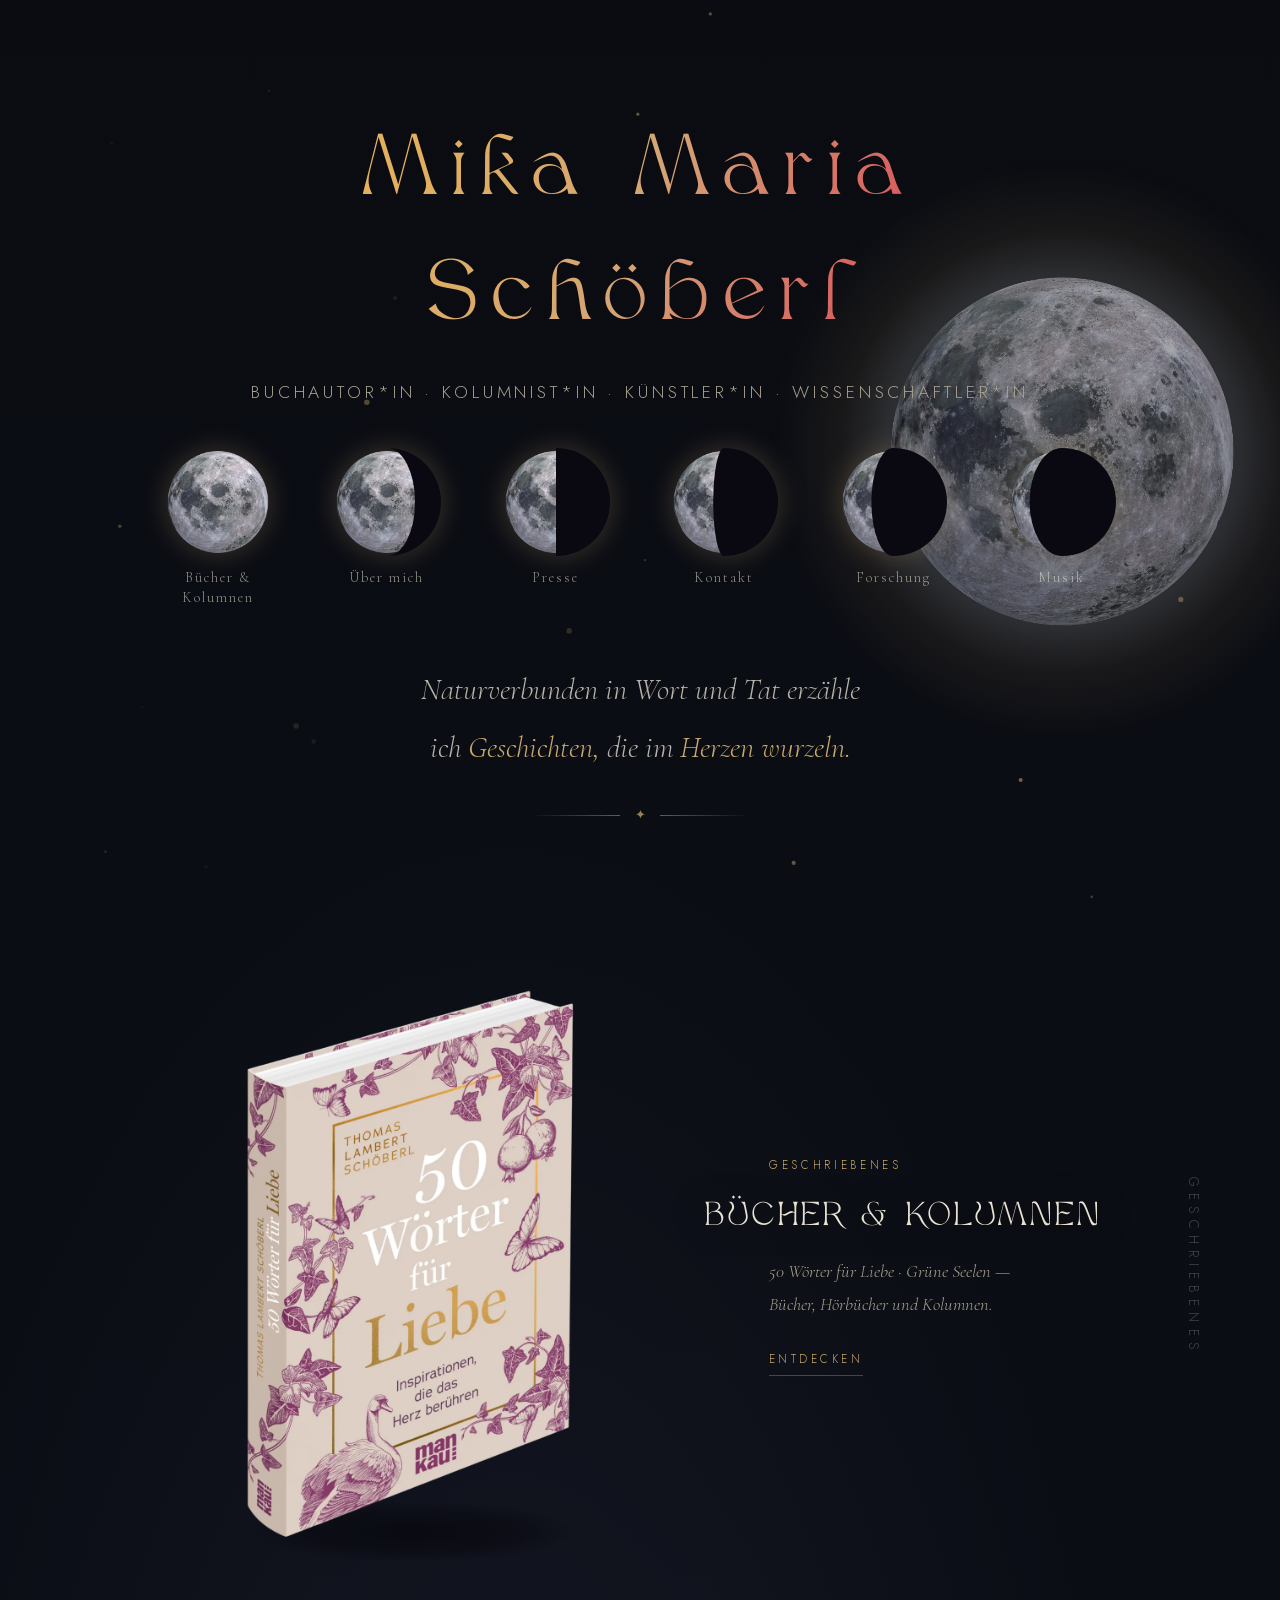
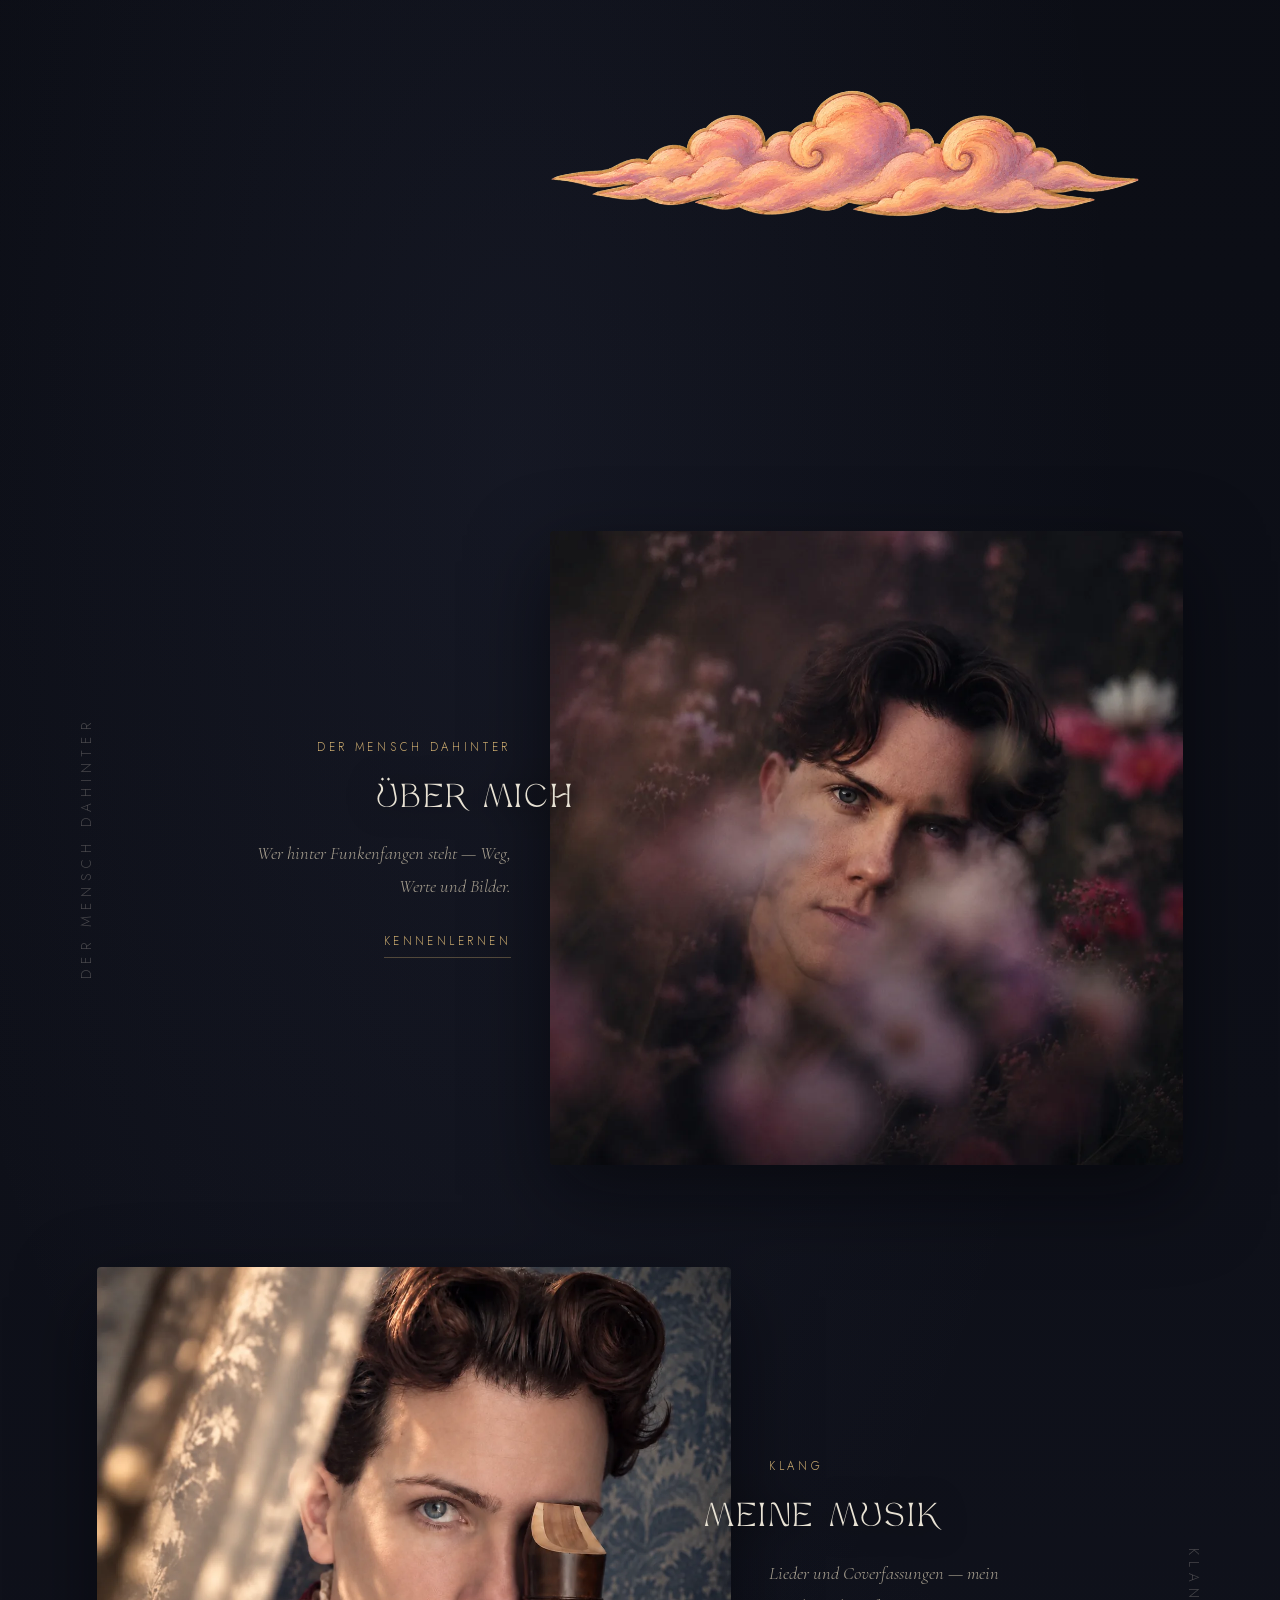
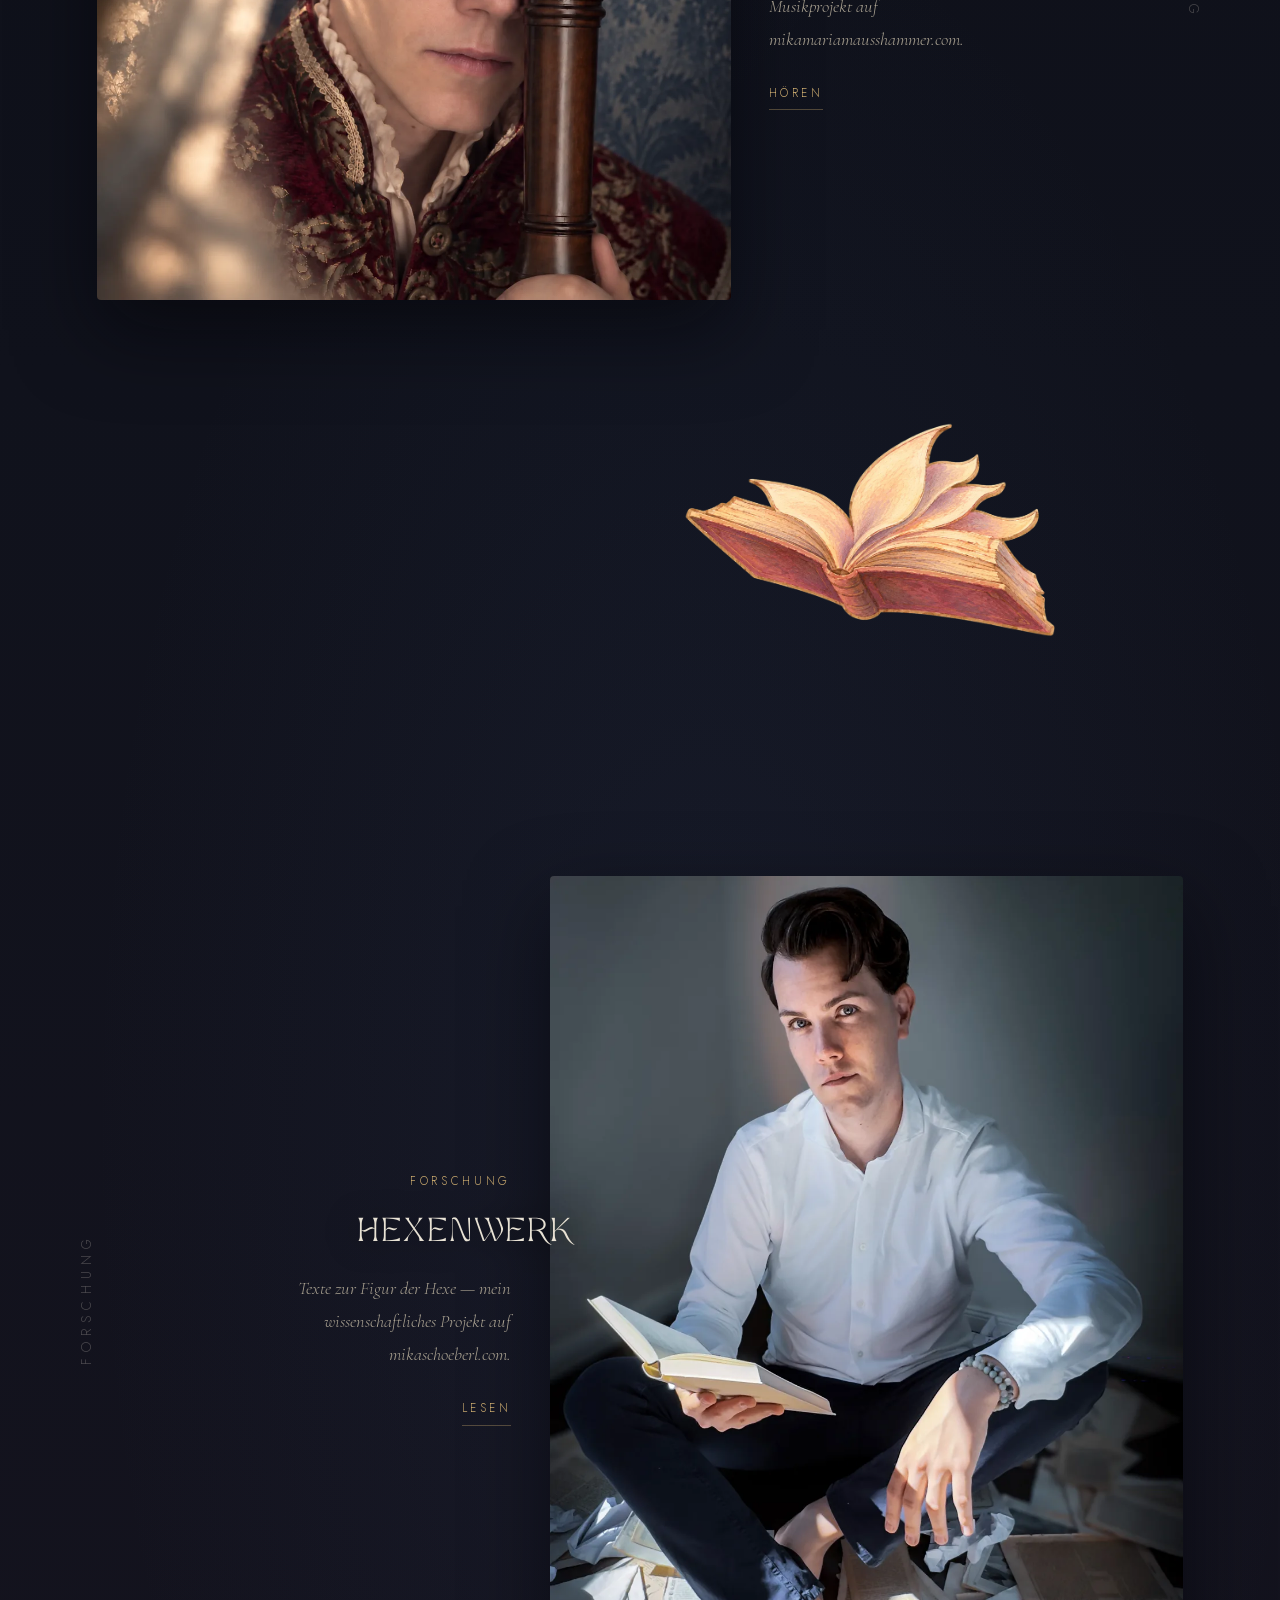
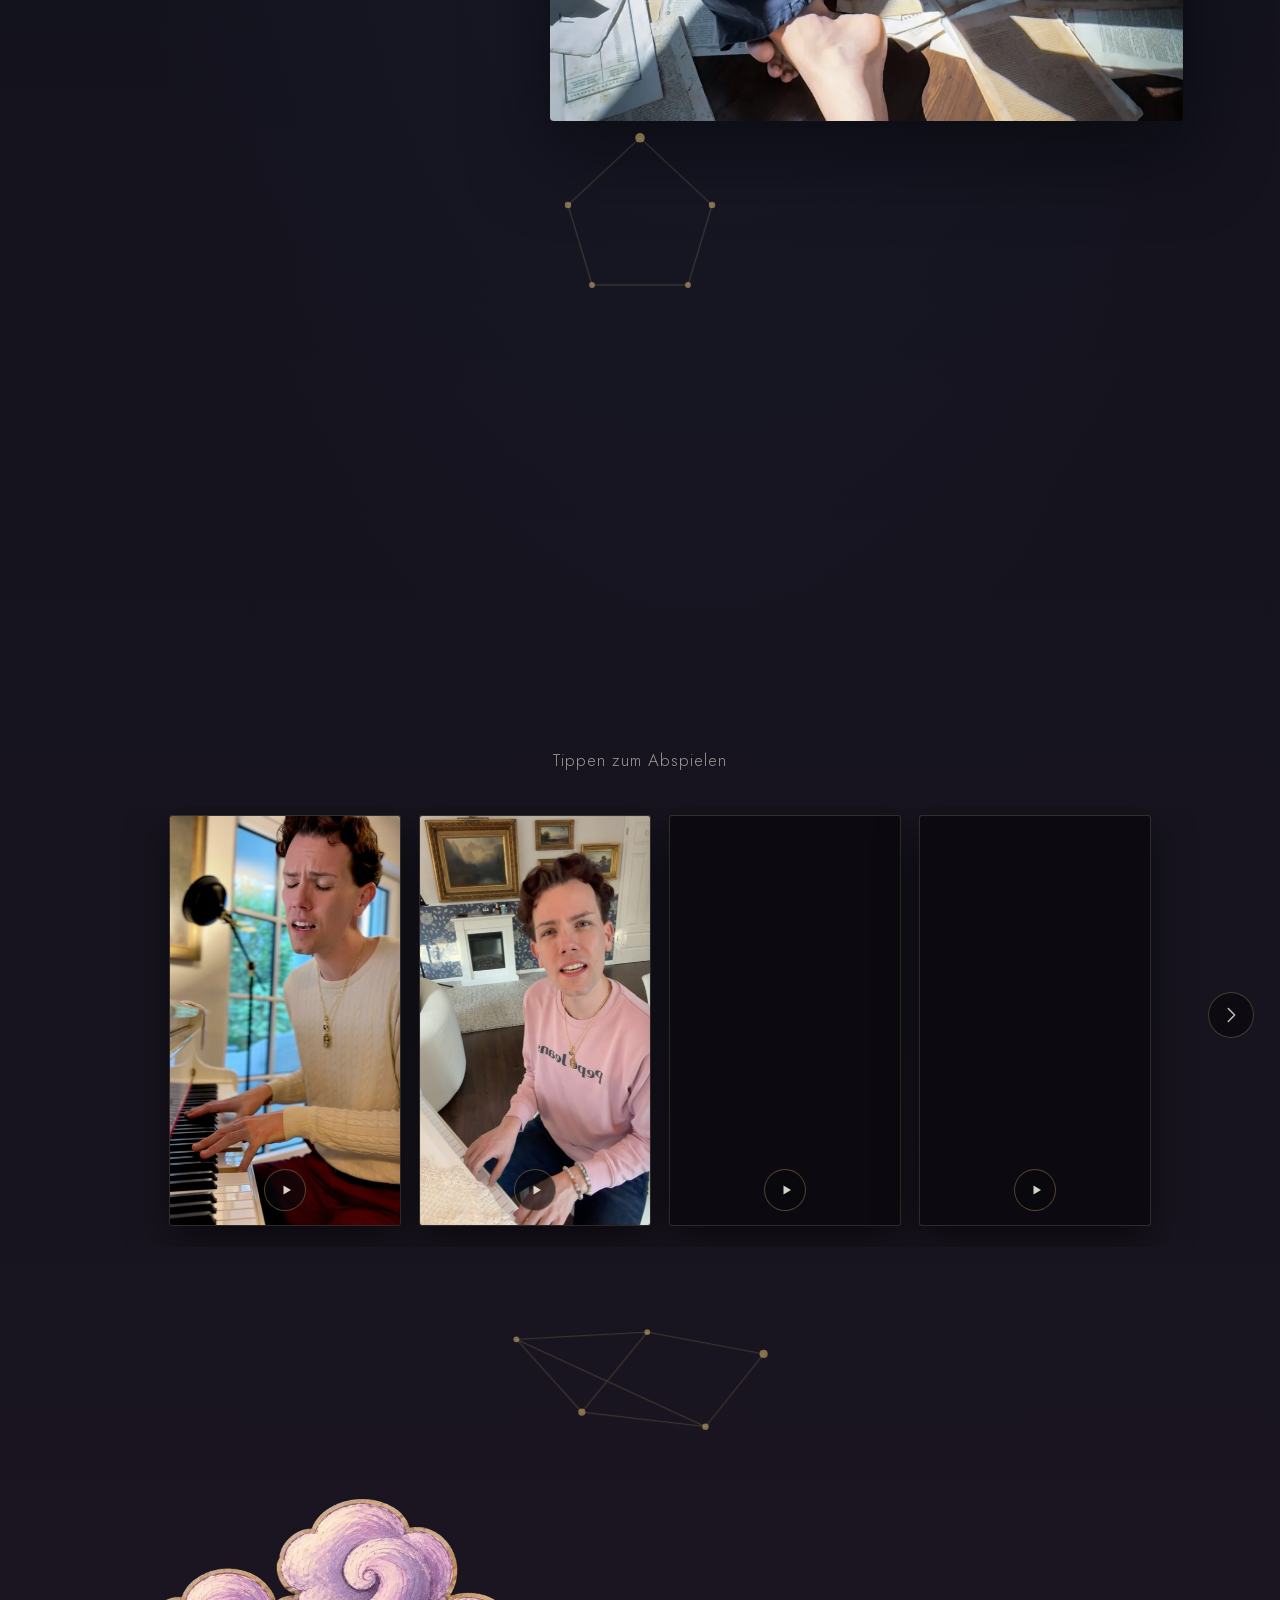
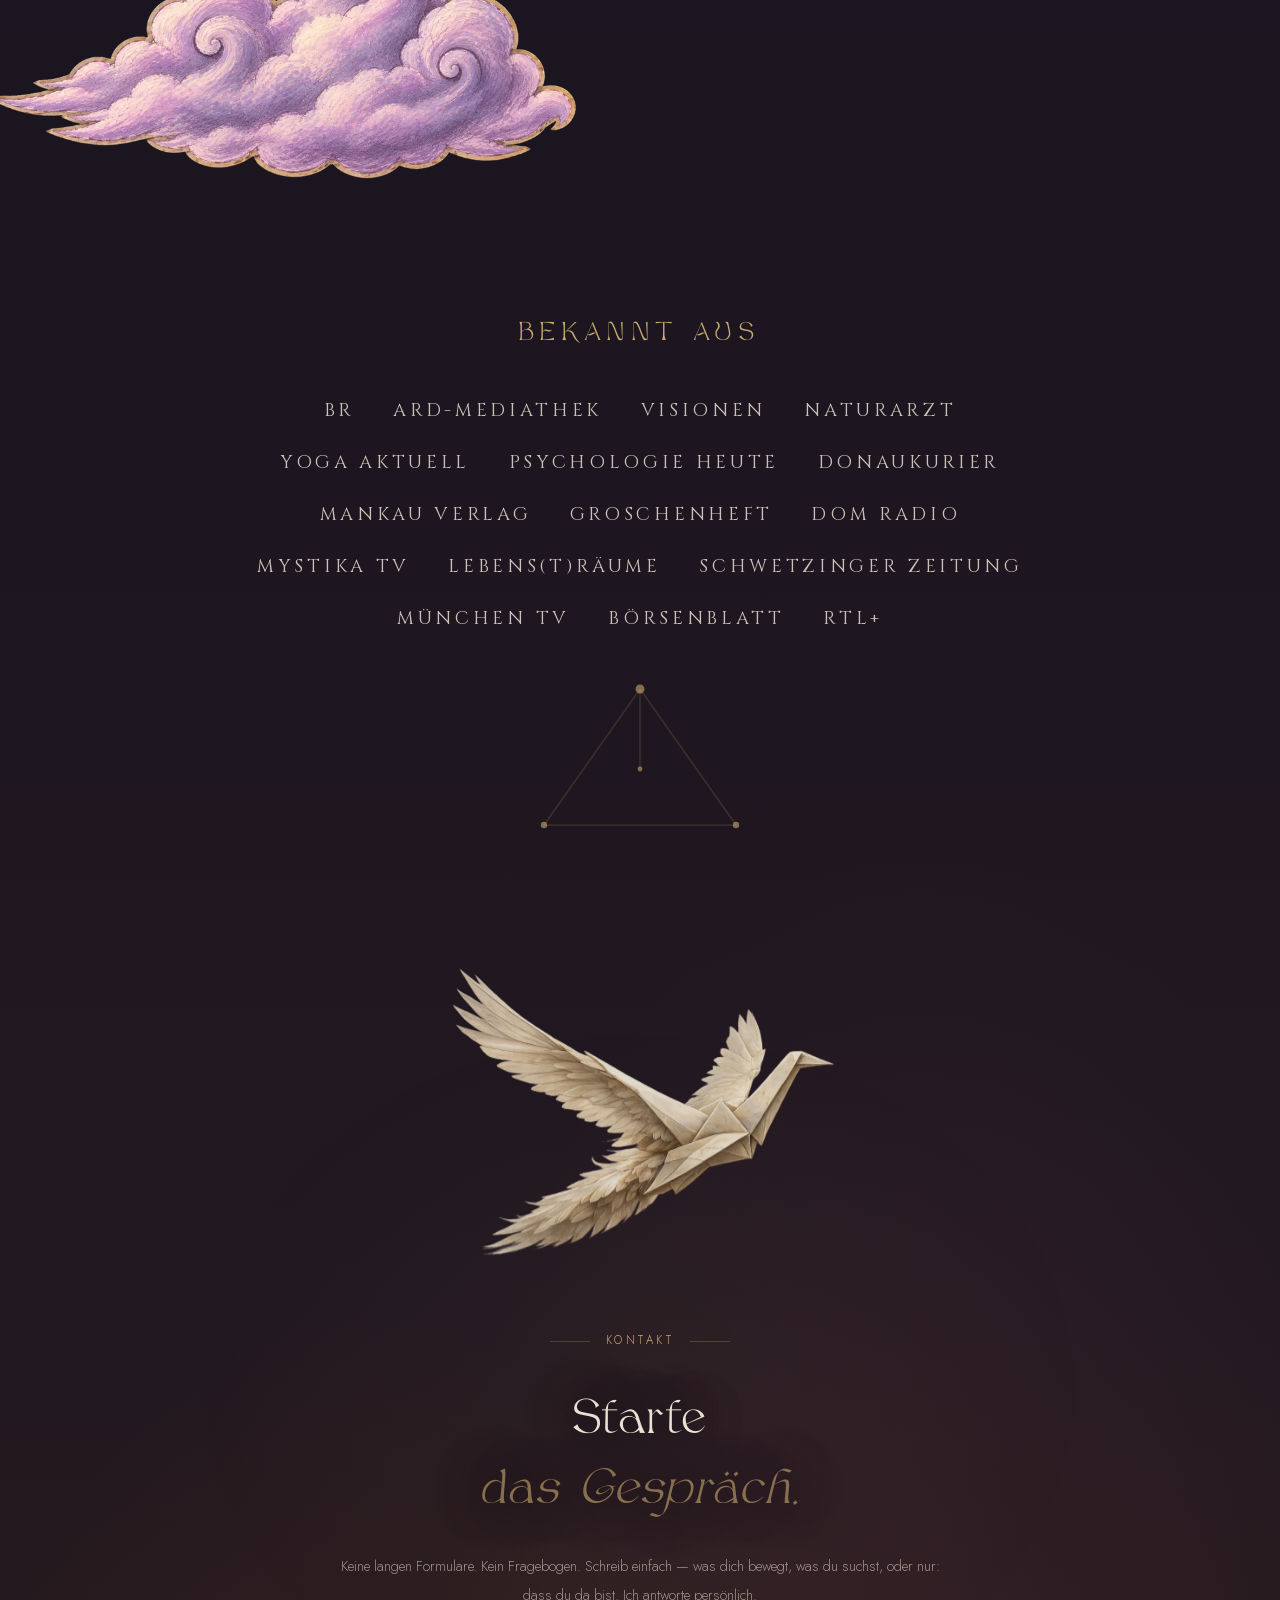
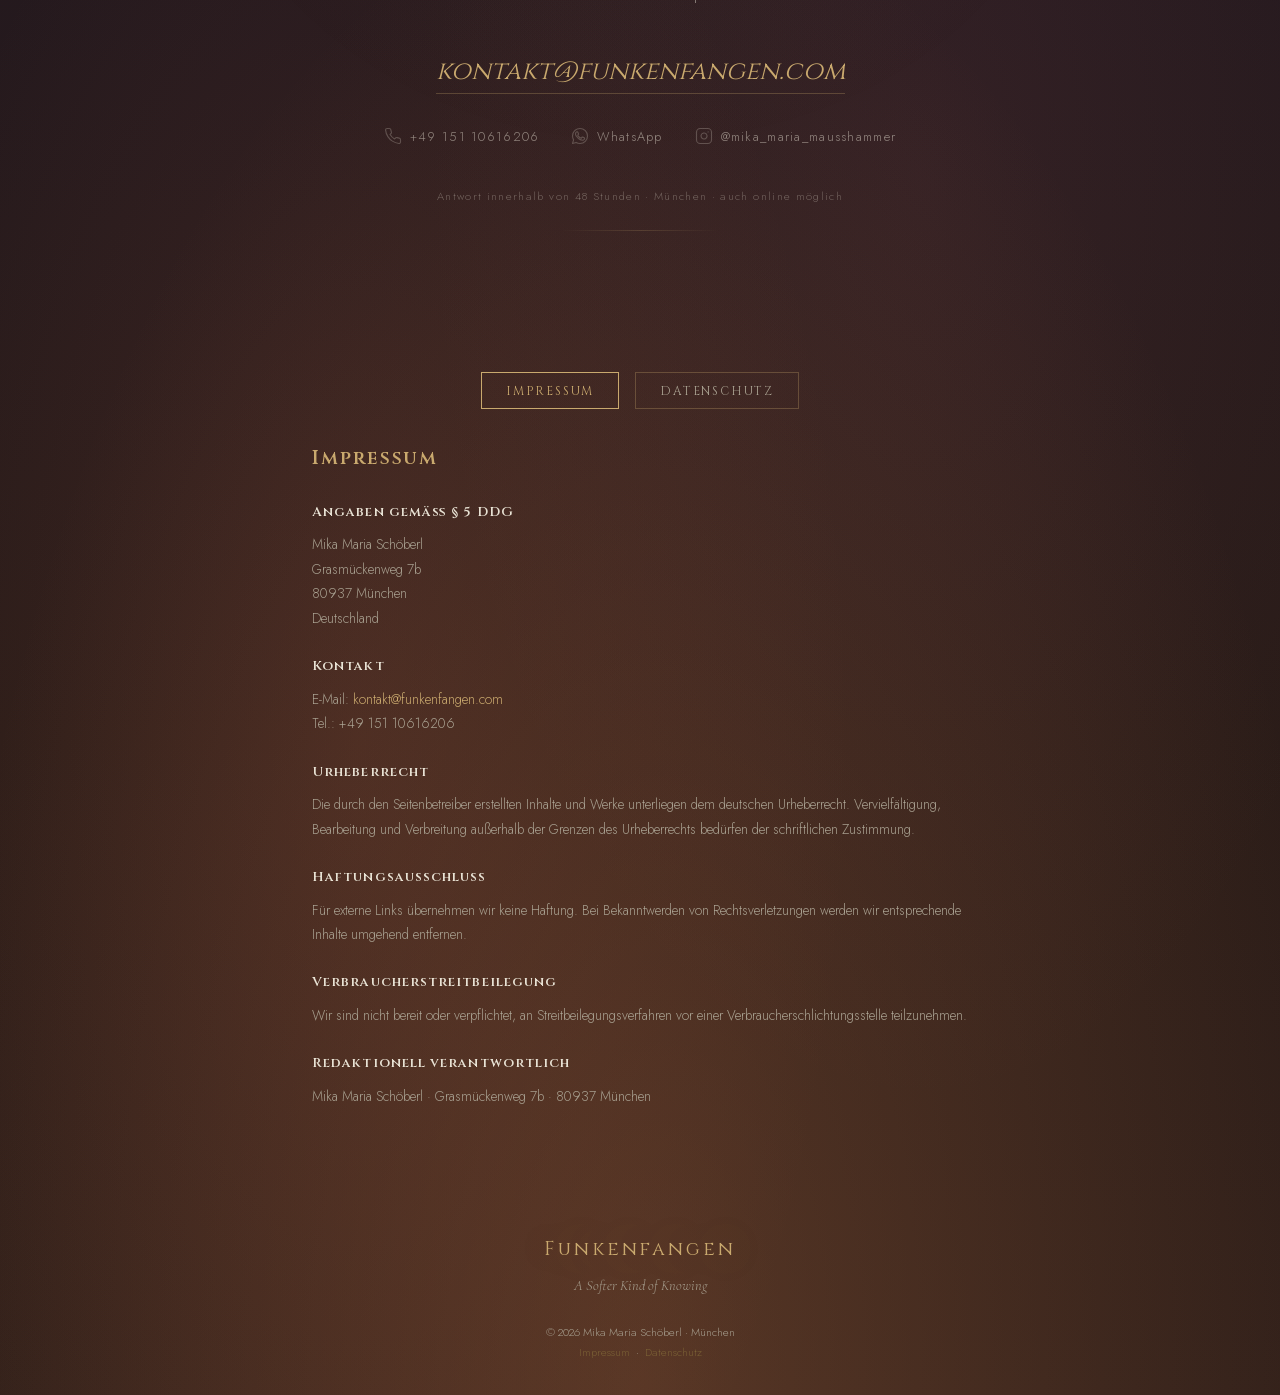
<file: index.html>
<!DOCTYPE html>
<html lang="de">
<head>
<meta charset="UTF-8">
<meta name="viewport" content="width=device-width, initial-scale=1.0, viewport-fit=cover">
<meta name="theme-color" content="#0d0b14">
<title>Funkenfangen – Mika Maria Schöberl</title>
<meta name="description" content="Autor*in, Kolumnist*in, Musiker*in und Heilpraktiker*in – Bücher, Kolumnen und Momente zwischen Poesie und Natur.">
<meta property="og:type" content="website">
<meta property="og:site_name" content="Funkenfangen">
<meta property="og:locale" content="de_DE">
<meta property="og:title" content="Funkenfangen – Mika Maria Schöberl">
<meta property="og:description" content="Autor*in, Kolumnist*in, Musiker*in und Heilpraktiker*in – Bücher, Kolumnen und Momente zwischen Poesie und Natur.">
<meta property="og:url" content="https://www.mikaschoeberl.com/">
<meta property="og:image" content="https://www.mikaschoeberl.com/images/og-portrait.jpg">
<meta property="og:image:width" content="1200">
<meta property="og:image:height" content="630">
<meta property="og:image:alt" content="Mika Maria Schöberl lächelt mit blauer Blockflöte in der Hand; daneben der Name in goldener Schrift vor nächtlich dunklem Grund">
<meta name="twitter:card" content="summary_large_image">
<link href="assets/fonts/google/fonts.css?v=1" rel="stylesheet">
<script>
/* Übersprungene View Transitions werfen in Chromium einen unbehandelten
   AbortError ("Transition was skipped") — benigne, gezielt schlucken.
   Früh im head registriert, bevor die Transition abgebrochen werden kann. */
window.addEventListener("unhandledrejection", function (e) {
  if (e.reason && e.reason.name === "AbortError" && /skipped/i.test(e.reason.message || "")) e.preventDefault();
});
</script>
<style>
  *, *::before, *::after { margin: 0; padding: 0; box-sizing: border-box; }

  :root {
    --black: #080807;
    --night: #0c0b12;
    --gold: #c9a96e;
    --gold-dim: #7a6035;
    --gold-glow: rgba(201,169,110,0.3);
    --moss: #1e2a1c;
    --cream: #e8e2d4;
    --cream-dim: #a8a090;
    --font-heading: 'Cinzel', serif;
    --font-display: 'CCSBjork', 'Cinzel', serif;
    --font-serif: 'Cormorant Garamond', Georgia, serif;
    --font-sans: 'Jost', sans-serif;
  }

  /* ══ CCSBjork — großes Display-Font für Headings ══ */
  @font-face {
    font-family: 'CCSBjork';
    src: url('assets/fonts/bjork-serif/CCSBjork-Light.otf') format('opentype');
    font-weight: 300;
    font-style: normal;
    font-display: swap;
  }
  @font-face {
    font-family: 'CCSBjork';
    src: url('assets/fonts/bjork-serif/CCSBjork.otf') format('opentype');
    font-weight: 400;
    font-style: normal;
    font-display: swap;
  }
  @font-face {
    font-family: 'CCSBjork';
    src: url('assets/fonts/bjork-serif/CCSBjork-Bold.otf') format('opentype');
    font-weight: 700;
    font-style: normal;
    font-display: swap;
  }

  html { background: #0d0b14; scroll-behavior: smooth; overflow-x: hidden; overflow-x: clip; overscroll-behavior-x: none; }

  /* ══ Display-Font für große Überschriften ══ */
  .presse-title,
  .kontakt-section h2 {
    font-family: var(--font-display) !important;
    letter-spacing: 0.04em;
  }

  body {
    position: relative;
    background: #0b0a10;
    color: var(--cream);
    font-family: var(--font-sans);
    font-weight: 300;
    line-height: 1.7;
    overflow-x: hidden; overflow-x: clip;
    overscroll-behavior-x: none;
    max-width: 100vw;
  }

  /* ══════════════════════════════════════
     NACHTHIMMEL — ruhig und dunkel, aufs Dokument gemalt
     ══════════════════════════════════════ */
  /* Anker: dokumenthohe Spur für die Himmelsebenen */
  .sky-anker {
    position: absolute; inset: 0;
    z-index: 0; pointer-events: none;
  }
  .sky-bg {
    /* Auf das DOKUMENT gemalt statt an den Viewport geheftet:
       scrollt mit dem Inhalt mit — wo Inhalt rendert, ist immer
       Himmel darunter (iOS-Leisten-Zonen können nie durchscheinen) */
    position: absolute; inset: 0;
    z-index: 0;
    /* Tagesverlauf im dunklen Register: Nacht -> Indigo -> warmes Ambre ->
       dunkle Morgenröte. Alle Töne so dunkel, dass Creme-Text überall
       sicher lesbar bleibt (keine Filter, keine hellen Leuchtflächen). */
    background:
      radial-gradient(ellipse 90% 26% at 50% 100%, rgba(200,120,70,0.26) 0%, transparent 62%),
      radial-gradient(ellipse 70% 20% at 28% 93%, rgba(180,90,70,0.16) 0%, transparent 55%),
      radial-gradient(ellipse 70% 18% at 72% 87%, rgba(150,80,90,0.13) 0%, transparent 55%),
      radial-gradient(ellipse 80% 22% at 55% 46%, rgba(70,100,150,0.10) 0%, transparent 60%),
      radial-gradient(ellipse 80% 24% at 40% 22%, rgba(120,130,185,0.08) 0%, transparent 60%),
      linear-gradient(180deg,
        #0a0c12 0%,
        #0c0e16 20%,
        #10121c 38%,
        #14131e 54%,
        #1a1520 68%,
        #221820 82%,
        #2a1c18 93%,
        #31201a 100%);
  }
  /* ══ PAGE CONTENT WRAPPER ══ */
  .page-content { position: relative; z-index: 4; }

  /* ══════════════════════════════════════
     MOON (luminous) — from index.html
     ══════════════════════════════════════ */
  .moon{position:fixed;top:16vh;right:-7vw;width:clamp(270px,48vw,750px);height:clamp(270px,48vw,750px);z-index:1;pointer-events:none;opacity:0.65;background:none;border:none;box-shadow:none;transition:opacity 1s ease;will-change:transform,opacity;transform:translateZ(0)}
  .moon svg{width:100%;height:100%;overflow:visible}
  /* Schein als runder Gradient statt drop-shadow — iOS Safari rendert
     drop-shadow auf transformierten Elementen als milchiges Rechteck. */
  .moon img{display:block;width:60%;height:60%;margin:20%;position:relative;z-index:1}
  .moon::before{content:"";position:absolute;inset:0;border-radius:50%;background:radial-gradient(circle closest-side, rgba(247,242,228,.30) 0%, rgba(247,242,228,.22) 58%, rgba(201,169,110,.12) 72%, rgba(201,169,110,0) 96%)}

  @media(max-width:768px){
    .moon{width:clamp(215px,40vw,375px)!important;height:clamp(215px,40vw,375px)!important}
  }

  /* ══════════════════════════════════════
     HERO SECTION
     ══════════════════════════════════════ */
  /* ══ POEM STAGE — cinematic raindrop ══ */
  /* ══════════════════════════════════════
     STAR CANVAS
     ══════════════════════════════════════ */
  #stars-canvas {
    position: fixed;
    top: 0; left: 0;
    width: 100%; height: 100%;
    pointer-events: none;
    z-index: 1;
    opacity: 0;
    transition: opacity 1.5s ease;
  }
  #stars-canvas.visible { opacity: 0.85; }
  #dust-canvas {
    position: fixed;
    top: 0; left: 0;
    width: 100%; height: 100%;
    pointer-events: none;
    z-index: 1;
  }

  /* ══════════════════════════════════════
     KURZVIDEOS — Shorts-Galerie (wie summerchild.net)
     ══════════════════════════════════════ */
  .sr-only { position: absolute; width: 1px; height: 1px; padding: 0; margin: -1px; overflow: hidden; clip: rect(0,0,0,0); white-space: nowrap; border: 0; }
  .shorts { padding: clamp(2rem, 6vh, 4rem) 0 clamp(1rem, 4vh, 3rem); }
  .shorts-lead {
    max-width: 34em;
    margin: 0 auto clamp(1.4rem, 3.5vh, 2.2rem);
    padding: 0 1.5rem;
    text-align: center;
    font-family: var(--font-sans);
    font-weight: 300;
    font-size: 1.05rem;
    letter-spacing: 0.06em;
    color: rgba(232,226,212,0.65);
  }
  .shorts-rail {
    display: flex;
    gap: 20px;
    overflow-x: auto;
    padding: 0.6rem max(1.5rem, calc(50% - 470px)) 1.4rem;
    scrollbar-width: none;
  }
  .shorts-rail::-webkit-scrollbar { display: none; }
  .short {
    flex: 0 0 auto;
    width: clamp(148px, 42vw, 230px);
    aspect-ratio: 9 / 16;
    position: relative;
    display: block;
    padding: 0;
    border: 0;
    border-radius: 2px;
    overflow: hidden;
    cursor: pointer;
    background: #0c0a10;
    box-shadow: 0 0 0 1px rgba(201,169,110,0.18), 0 16px 42px rgba(0,0,0,0.58);
    transition: transform 0.55s cubic-bezier(0.32, 0.72, 0, 1), box-shadow 0.55s cubic-bezier(0.32, 0.72, 0, 1);
  }
  .short img { width: 100%; height: 100%; object-fit: cover; display: block; }
  .short:hover, .short:focus-visible {
    transform: translateY(-5px);
    box-shadow: 0 0 0 1px rgba(201,169,110,0.42), 0 24px 56px rgba(0,0,0,0.66);
  }
  .short:focus-visible { outline: 2px solid rgba(201,169,110,0.75); outline-offset: 3px; }
  .short-play {
    position: absolute;
    left: 50%; bottom: 14px;
    transform: translateX(-50%);
    display: grid; place-items: center;
    width: 42px; height: 42px;
    border-radius: 50%;
    background: rgba(8,7,12,0.62);
    color: rgba(232,226,212,0.92);
    box-shadow: inset 0 0 0 1px rgba(201,169,110,0.38);
    transition: background 0.45s cubic-bezier(0.32, 0.72, 0, 1), color 0.45s cubic-bezier(0.32, 0.72, 0, 1);
  }
  .short-play svg { width: 20px; height: 20px; margin-left: 2px; }
  .short:hover .short-play { background: rgba(201,169,110,0.85); color: #0a0810; }
  .shorts-gallery { position: relative; }
  .shorts-arrow {
    position: absolute;
    top: calc(50% - 12px);
    transform: translateY(-50%);
    display: grid; place-items: center;
    width: 46px; height: 46px;
    border: 0; border-radius: 50%;
    cursor: pointer;
    background: rgba(10,8,14,0.72);
    color: rgba(232,226,212,0.85);
    box-shadow: inset 0 0 0 1px rgba(201,169,110,0.3);
    transition: opacity 0.4s cubic-bezier(0.32, 0.72, 0, 1), background 0.4s cubic-bezier(0.32, 0.72, 0, 1), color 0.4s cubic-bezier(0.32, 0.72, 0, 1);
    z-index: 2;
  }
  .shorts-arrow svg { width: 22px; height: 22px; }
  .shorts-arrow--prev { left: clamp(0.4rem, 2vw, 1.6rem); }
  .shorts-arrow--next { right: clamp(0.4rem, 2vw, 1.6rem); }
  .shorts-arrow:hover { background: rgba(201,169,110,0.85); color: #0a0810; }
  .shorts-arrow:disabled { opacity: 0; pointer-events: none; }
  .shorts--static .shorts-arrow { display: none; }
  /* Sanftes Anstupsen, solange noch nicht gewischt wurde */
  .shorts--untouched .shorts-arrow--next:not(:disabled) svg { animation: shortsNudge 3.6s cubic-bezier(0.32, 0.72, 0, 1) infinite; }
  @keyframes shortsNudge { 0%, 100% { transform: translateX(0); } 15% { transform: translateX(4px); } 30% { transform: translateX(0); } }
  .low-end .shorts--untouched .shorts-arrow--next svg { animation: none; }
  .shorts-box {
    position: fixed; inset: 0; z-index: 1000;
    display: flex; align-items: center; justify-content: center;
    padding: 1rem;
    background: rgba(4,3,7,0.94);
    backdrop-filter: blur(6px);
    -webkit-backdrop-filter: blur(6px);
  }
  .shorts-box[hidden] { display: none; }
  .shorts-box iframe {
    width: min(92vw, 62vh);
    aspect-ratio: 9 / 16;
    height: auto;
    max-height: 88vh;
    border: 0;
    border-radius: 4px;
    box-shadow: 0 0 0 1px rgba(201,169,110,0.3), 0 30px 80px rgba(0,0,0,0.7);
  }
  .shorts-box-close {
    position: absolute;
    top: clamp(0.8rem, 3vw, 1.6rem); right: clamp(0.8rem, 3vw, 1.6rem);
    width: 46px; height: 46px;
    display: grid; place-items: center;
    border: 0; border-radius: 50%;
    cursor: pointer;
    background: rgba(10,8,14,0.72);
    color: rgba(232,226,212,0.9);
    box-shadow: inset 0 0 0 1px rgba(201,169,110,0.3);
    font-size: 1.3rem;
    transition: background 0.4s cubic-bezier(0.32, 0.72, 0, 1), color 0.4s cubic-bezier(0.32, 0.72, 0, 1);
  }
  .shorts-box-close:hover { background: rgba(201,169,110,0.85); color: #0a0810; }

  /* ══════════════════════════════════════
     PORTAL — Überblick & Auswahl
     ══════════════════════════════════════ */
  .portal {
    position: relative;
    z-index: 3;
    max-width: 1080px;
    margin: 0 auto;
    min-height: 100svh;
    display: flex;
    flex-direction: column;
    justify-content: center;
    padding: clamp(3rem, 7vh, 5rem) 2rem 2rem;
    text-align: center;
  }
  /* Buntglas-Titel wie auf summerchild.net */
  .portal-brand {
    font-family: var(--font-display);
    /* Zweizeilig (Vornamen / Nachname) — erlaubt deutlich größeren Grad
       als der einzeilige volle Name */
    font-size: clamp(3rem, 11.5vw, 7rem);
    font-weight: 300;
    letter-spacing: 0.14em;
    line-height: 1.12;
    margin: 0 auto 1.4rem;
    position: relative;
    display: inline-block;
    background-image: linear-gradient(110deg,
      #e6b258 0%, #d4a574 18%, #d84e5a 36%, #f5f1e8 50%,
      #489480 64%, #3860a8 82%, #8a58a4 100%);
    background-size: 300% 100%;
    background-position: 0% 50%;
    -webkit-background-clip: text;
    background-clip: text;
    -webkit-text-fill-color: transparent;
    color: transparent;
    filter: drop-shadow(0 0 24px rgba(212,165,116,0.35)) drop-shadow(0 0 60px rgba(56,96,168,0.18));
    opacity: 0;
    animation:
      titleReveal 2.8s cubic-bezier(0.22, 0.61, 0.36, 1) 0.3s forwards,
      titleLight 22s ease-in-out 3.1s infinite alternate;
  }
  .portal-brand .brand-zeile { display: block; }
  .portal-brand::before {
    content: "";
    position: absolute;
    inset: -30% -8%;
    background: radial-gradient(rgba(212,165,116,0.18) 0%, rgba(216,78,90,0.08) 35%, transparent 70%);
    filter: blur(22px);
    z-index: -1;
    opacity: 0;
    animation: haloBreathe 7s ease-in-out 2s infinite alternate;
  }
  @keyframes titleReveal {
    0% { opacity: 0; transform: translateY(30px); letter-spacing: 0.3em; }
    100% { opacity: 1; transform: translateY(0); letter-spacing: 0.14em; }
  }
  @keyframes titleLight {
    0% { background-position: 0% 50%; }
    50% { background-position: 100% 50%; }
    100% { background-position: 50% 50%; }
  }
  @keyframes haloBreathe {
    0% { opacity: 0.55; transform: scale(0.95); }
    100% { opacity: 0.95; transform: scale(1.08); }
  }
  .low-end .portal-brand { filter: none; animation: titleReveal 1s ease forwards; }
  .low-end .portal-brand::before { display: none; }
  .portal-roles {
    font-family: var(--font-sans);
    font-weight: 300;
    font-size: clamp(0.85rem, 1.4vw, 1.1rem);
    letter-spacing: 0.22em;
    text-transform: uppercase;
    color: var(--cream-dim);
    margin-bottom: 1.6rem;
    opacity: 0; transform: translateY(16px);
    transition: opacity 1.2s ease 0.25s, transform 1.2s ease 0.25s;
  }
  .portal-roles.visible { opacity: 1; transform: translateY(0); }
  .portal-line {
    font-family: var(--font-serif);
    font-style: italic;
    font-weight: 300;
    font-size: clamp(1.35rem, 2.5vw, 1.9rem);
    line-height: 1.9;
    color: rgba(232,226,212,0.78);
    max-width: 44ch;
    margin: clamp(2rem, 4vw, 3rem) auto 0;
    text-wrap: balance;
  }
  /* Wörter tauchen nacheinander aus der Unschärfe auf */
  .portal-line .wort {
    display: inline-block;
    opacity: 0;
    transform: translateY(0.7em);
    filter: blur(6px);
    animation: wortAuftauchen 1.1s cubic-bezier(0.22, 0.61, 0.36, 1) var(--wd, 0s) forwards;
  }
  @keyframes wortAuftauchen {
    to { opacity: 1; transform: translateY(0); filter: blur(0); }
  }
  /* Schlüsselwörter atmen in Gold */
  .portal-line .wort--gold {
    color: var(--gold);
    animation:
      wortAuftauchen 1.1s cubic-bezier(0.22, 0.61, 0.36, 1) var(--wd, 0s) forwards,
      goldAtmen 6s ease-in-out calc(var(--wd, 0s) + 2.4s) infinite alternate;
  }
  @keyframes goldAtmen {
    from { text-shadow: 0 0 10px rgba(201,169,110,0.1); }
    to { text-shadow: 0 0 24px rgba(201,169,110,0.55); }
  }
  /* Feine Goldlinie mit Stern, die sich unter dem Satz zusammenzieht */
  .portal-line-schmuck {
    display: flex;
    align-items: center;
    justify-content: center;
    gap: 0.9rem;
    margin: 1.7rem auto 0;
    color: rgba(201,169,110,0.75);
    font-size: 0.8rem;
    opacity: 0;
    animation: schmuckEin 1.4s ease 2.9s forwards;
  }
  .portal-line-schmuck span {
    display: block;
    width: clamp(50px, 8vw, 90px);
    height: 1px;
    transform: scaleX(0);
    animation: linieZiehen 1.6s cubic-bezier(0.22, 0.61, 0.36, 1) 2.9s forwards;
  }
  .portal-line-schmuck span:first-child { background: linear-gradient(90deg, transparent, rgba(201,169,110,0.5)); transform-origin: right; }
  .portal-line-schmuck span:last-child { background: linear-gradient(270deg, transparent, rgba(201,169,110,0.5)); transform-origin: left; }
  @keyframes linieZiehen { to { transform: scaleX(1); } }
  @keyframes schmuckEin { to { opacity: 1; } }
  .low-end .portal-line .wort--gold { animation: wortAuftauchen 1.1s ease var(--wd, 0s) forwards; }
  /* ── Mondmenü im Summerchild-Stil (echtes Mondfoto, Phasen als Schattenpfad) ── */
  .moon-menu {
    display: flex;
    flex-wrap: wrap;
    justify-content: center;
    align-items: flex-start;
    gap: clamp(1.2rem, 4vw, 3rem);
    padding: 0.5rem 0 0;
  }
  .moon-orb {
    display: flex;
    flex-direction: column;
    align-items: center;
    gap: 0.75rem;
    padding: 0.4rem;
    text-decoration: none;
    -webkit-tap-highlight-color: transparent;
    opacity: 0; transform: translateY(14px);
    transition: opacity 0.9s ease var(--d, 0s), transform 0.9s ease var(--d, 0s);
  }
  .moon-orb.visible { opacity: 1; transform: translateY(0); }
  .moon-disc {
    display: block;
    width: clamp(58px, 9vw, 108px);
    aspect-ratio: 1 / 1;
    border-radius: 50%;
    filter: drop-shadow(0 0 14px rgba(201,169,110,0.28));
    transition: filter 0.6s ease;
    animation: moonDrift 11s ease-in-out infinite alternate;
  }
  .moon-disc svg { width: 100%; height: 100%; display: block; transition: transform 0.5s cubic-bezier(0.32, 0.72, 0, 1); }
  .moon-orb:hover .moon-disc svg, .moon-orb:focus-visible .moon-disc svg { transform: scale(1.08); }
  .moon-orb:nth-child(2) .moon-disc { animation-duration: 13.5s; animation-delay: -3s; }
  .moon-orb:nth-child(3) .moon-disc { animation-duration: 9.5s; animation-delay: -6s; }
  .moon-orb:nth-child(4) .moon-disc { animation-duration: 15s; animation-delay: -1.5s; }
  .moon-orb:nth-child(5) .moon-disc { animation-duration: 12s; animation-delay: -4.5s; }
  .moon-orb:nth-child(6) .moon-disc { animation-duration: 14s; animation-delay: -7.5s; }
  @keyframes moonDrift { from { transform: translateY(5px); } to { transform: translateY(-11px); } }
  .moon-name {
    font-family: var(--font-serif);
    font-size: clamp(0.72rem, 1.5vw, 0.9rem);
    letter-spacing: 0.14em;
    text-align: center;
    color: rgba(232,226,212,0.62);
    transition: color 0.4s ease;
    max-width: 16ch;
    line-height: 1.35;
    text-wrap: balance;
  }
  .moon-orb:hover .moon-name, .moon-orb:focus-visible .moon-name { color: var(--gold); text-shadow: 0 0 14px rgba(201,169,110,0.4); }
  .moon-orb:hover .moon-disc, .moon-orb:focus-visible .moon-disc { filter: drop-shadow(0 0 16px rgba(201,169,110,0.75)) drop-shadow(0 0 42px rgba(201,169,110,0.4)); }
  .moon-orb:active svg { transform: scale(0.97); }
  .moon-orb:focus-visible { outline: 2px solid rgba(201,169,110,0.75); outline-offset: 4px; border-radius: 6px; }

  /* ── Kapitel — editoriale Vorschauen ── */
  .kapitel {
    max-width: 1150px;
    margin: 0 auto;
    padding: clamp(2.5rem, 6vw, 5rem) 2rem 0;
    display: flex;
    flex-direction: column;
    gap: clamp(4rem, 8vw, 6.5rem);
  }
  .chapter {
    position: relative;
    display: grid;
    grid-template-columns: repeat(12, 1fr);
    align-items: center;
    text-decoration: none;
    opacity: 0; transform: translateY(26px);
    transition: opacity 1.1s ease, transform 1.1s ease;
  }
  .chapter.visible { opacity: 1; transform: translateY(0); }
  .chapter-media { grid-column: 1 / span 7; grid-row: 1; position: relative; }
  .chapter-media > img:not(.book) {
    display: block;
    width: 100%;
    border-radius: 4px;
    box-shadow: 0 30px 80px rgba(4,3,8,0.55);
    transition: transform 0.7s ease, box-shadow 0.7s ease;
  }
  .chapter-text { grid-column: 8 / span 5; grid-row: 1; position: relative; z-index: 2; padding-left: clamp(1.2rem, 3vw, 2.5rem); text-align: left; }
  .chapter:nth-of-type(even) .chapter-media { grid-column: 6 / span 7; }
  .chapter:nth-of-type(even) .chapter-text { grid-column: 1 / span 5; padding-left: 0; padding-right: clamp(1.2rem, 3vw, 2.5rem); text-align: right; }
  /* Vorhang-Reveal — Bilder werden beim Hereinscrollen aufgedeckt statt eingeblendet */
  .chapter .chapter-media > img:not(.book) {
    clip-path: inset(0 0 100% 0);
    transition: transform 0.7s ease, box-shadow 0.7s ease,
                clip-path 1.2s cubic-bezier(0.77, 0, 0.175, 1) 0.1s;
  }
  .chapter.visible .chapter-media > img:not(.book) { clip-path: inset(0 0 0 0); }
  .chapter .book {
    clip-path: inset(0 0 100% 0);
    transition: transform 0.7s ease,
                clip-path 1.2s cubic-bezier(0.77, 0, 0.175, 1) 0.1s;
  }
  .chapter.visible .book { clip-path: inset(0 0 0 0); }
  @media (prefers-reduced-motion: reduce) {
    .chapter .chapter-media > img:not(.book), .chapter .book { clip-path: none !important; }
  }
  .low-end .chapter .chapter-media > img:not(.book), .low-end .chapter .book { clip-path: none !important; }

  /* Gebrochene Mittelachse — der Titel ragt kontrolliert ins Bild (nur Desktop) */
  @media (min-width: 701px) {
    .chapter-title {
      margin-left: calc(-1 * clamp(1.5rem, 5vw, 5rem));
      text-shadow: 0 2px 30px rgba(4,3,8,0.75);
    }
    .chapter:nth-of-type(even) .chapter-title {
      margin-left: 0;
      margin-right: calc(-1 * clamp(1.5rem, 5vw, 5rem));
    }
  }

  /* Marginalie — vertikal gestellter Kolumnentitel am Kapitelrand (wie im Magazin) */
  .chapter-marginalie {
    position: absolute;
    top: 50%; right: -1.4rem;
    transform: translateY(-50%);
    writing-mode: vertical-rl;
    font-family: var(--font-sans);
    font-weight: 300;
    font-size: 0.85rem; /* Lesbarkeits-Regel: Labels nie unter 0,85rem */
    letter-spacing: 0.45em;
    text-transform: uppercase;
    white-space: nowrap;
    color: rgba(232,226,212,0.26);
    pointer-events: none;
  }
  .chapter:nth-of-type(even) .chapter-marginalie {
    right: auto; left: -1.4rem;
    transform: translateY(-50%) rotate(180deg);
  }
  @media (max-width: 1100px) { .chapter-marginalie { display: none; } }
  .chapter-kicker {
    display: block;
    font-family: var(--font-sans);
    font-weight: 300;
    font-size: clamp(0.62rem, 0.9vw, 0.72rem);
    letter-spacing: 0.32em;
    text-transform: uppercase;
    color: var(--gold);
    margin-bottom: 0.9rem;
  }
  .chapter-title {
    font-family: var(--font-display);
    font-weight: 300;
    font-size: clamp(1.7rem, 3.4vw, 2.7rem);
    letter-spacing: 0.09em;
    text-transform: uppercase;
    color: var(--cream);
    line-height: 1.15;
    margin-bottom: 1rem;
    transition: color 0.5s ease;
  }
  .chapter-desc {
    font-family: var(--font-serif);
    font-style: italic;
    font-weight: 300;
    font-size: clamp(1rem, 1.5vw, 1.15rem);
    line-height: 1.8;
    color: var(--cream-dim);
    margin-bottom: 1.4rem;
    max-width: 34ch;
  }
  .chapter:nth-of-type(even) .chapter-desc { margin-left: auto; }
  .chapter-cta {
    display: inline-block;
    font-family: var(--font-sans);
    font-weight: 300;
    font-size: 0.72rem;
    letter-spacing: 0.3em;
    text-transform: uppercase;
    color: var(--gold);
    padding-bottom: 0.35rem;
    border-bottom: 1px solid rgba(201,169,110,0.35);
    transition: letter-spacing 0.5s ease, border-color 0.5s ease;
  }
  .chapter:hover .chapter-cta { letter-spacing: 0.42em; border-color: var(--gold); }
  .chapter:hover .chapter-title { color: var(--gold); }
  .chapter:hover .chapter-media > img:not(.book) { transform: translateY(-6px); box-shadow: 0 40px 90px rgba(4,3,8,0.6); }
  .chapter:focus-visible { outline: 2px solid rgba(201,169,110,0.75); outline-offset: 6px; border-radius: 4px; }
  /* Bücher-Komposition: zwei Cover, leicht überlappend */
  /* Einzelnes, frei stehendes Cover — Schatten folgt der Buchkontur */
  .chapter-media--books { display: flex; justify-content: center; }
  /* Schatten als Gradient-Ellipse statt drop-shadow: iOS rastert drop-shadow
     auf Elementen in transformierten Containern (Parallax!) als milchiges
     Rechteck — Bug-Klasse 2 */
  .chapter-media--books .book-halter { position: relative; width: 72%; }
  .chapter-media--books .book-halter::before {
    content: "";
    position: absolute; left: 50%; bottom: -2.5%;
    width: 88%; height: 13%;
    transform: translateX(-50%);
    background: radial-gradient(ellipse closest-side, rgba(4,3,8,0.55) 0%, rgba(4,3,8,0.28) 55%, transparent 78%);
  }
  .chapter-media--books .book {
    width: 100%;
    position: relative; z-index: 1;
    transition: transform 0.7s ease;
  }
  .chapter:hover .book { transform: translateY(-6px) rotate(-1deg); }

  @media (max-width: 700px) {
    .portal { padding: 2rem 1.25rem 1rem; }
    .kapitel { padding: 2rem 1.5rem 0; gap: 3.5rem; }
    .chapter { display: block; }
    .chapter-media { margin-bottom: 1.4rem; }
    .chapter-text, .chapter:nth-of-type(even) .chapter-text { padding: 0; text-align: left; }
    .chapter:nth-of-type(even) .chapter-desc { margin-left: 0; }
    /* Mobil als kompakter Textblock setzen — die Desktop-Abstände
       (line-height 1.8, große Margins) lassen die Zeilen sonst lose schweben.
       max-width aufheben: die 34ch vom Desktop brechen auf dem Handy zu früh um. */
    .chapter-kicker { margin-bottom: 0.55rem; }
    .chapter-title { margin-bottom: 0.55rem; }
    .chapter-desc {
      font-size: 1.05rem;
      line-height: 1.55;
      margin-bottom: 1.1rem;
      max-width: none;
    }
  }

  /* ══════════════════════════════════════
     PRESSE / BEKANNT AUS
     ══════════════════════════════════════ */
  .presse-section {
    position: relative;
    padding: 3rem 2rem 2rem;
    text-align: center;
  }
  .presse-title {
    font-family: var(--font-heading);
    font-size: clamp(1.4rem, 3vw, 2.1rem);
    letter-spacing: 0.22em;
    text-transform: uppercase;
    color: var(--gold);
    margin-bottom: 2rem;
    opacity: 0; transform: translateY(20px);
    transition: opacity 1.2s ease, transform 1.2s ease;
  }
  .presse-title.visible { opacity: 1; transform: translateY(0); }
  .presse-badges {
    display: flex;
    flex-wrap: wrap;
    justify-content: center;
    gap: 0.9rem 2.4rem;
    max-width: 820px;
    margin: 0 auto;
  }
  /* Editoriale Credits-Zeile statt Pillen */
  .presse-badge {
    font-family: var(--font-heading);
    font-size: clamp(0.9rem, 1.7vw, 1.15rem);
    font-weight: 400;
    letter-spacing: 0.2em;
    text-transform: uppercase;
    color: var(--cream);
    text-decoration: none;
    cursor: default;
    padding: 0.2rem 0;
    opacity: 0; transform: translateZ(0) translateY(10px);
    transition: opacity 0.6s cubic-bezier(0.32, 0.72, 0, 1), transform 0.6s cubic-bezier(0.32, 0.72, 0, 1), color 0.4s cubic-bezier(0.32, 0.72, 0, 1);
    white-space: nowrap;
  }
  .presse-badge.visible { opacity: 0.85; transform: translateZ(0) translateY(0); }
  a.presse-badge { cursor: pointer; }
  .presse-badge:hover { color: var(--gold); opacity: 1; }
  .presse-badge:nth-child(1) { transition-delay: 0.05s; }
  .presse-badge:nth-child(2) { transition-delay: 0.1s; }
  .presse-badge:nth-child(3) { transition-delay: 0.15s; }
  .presse-badge:nth-child(4) { transition-delay: 0.2s; }
  .presse-badge:nth-child(5) { transition-delay: 0.25s; }
  .presse-badge:nth-child(6) { transition-delay: 0.3s; }
  .presse-badge:nth-child(7) { transition-delay: 0.35s; }
  .presse-badge:nth-child(8) { transition-delay: 0.4s; }
  .presse-badge:nth-child(9) { transition-delay: 0.45s; }
  .presse-badge:nth-child(10) { transition-delay: 0.5s; }
  .presse-badge:nth-child(11) { transition-delay: 0.55s; }
  .presse-badge:nth-child(12) { transition-delay: 0.6s; }
  .presse-badge:nth-child(13) { transition-delay: 0.65s; }
  .presse-badge:nth-child(14) { transition-delay: 0.7s; }
  .presse-badge:nth-child(15) { transition-delay: 0.75s; }

  /* ══════════════════════════════════════
     KONTAKT SECTION
     ══════════════════════════════════════ */
  .kontakt-section {
    position: relative;
    z-index: 2;
    padding: clamp(3rem, 6vw, 5.5rem) clamp(1rem, 5vw, 3.5rem);
    text-align: center;
    overflow: hidden;
  }
  .kontakt-section::before {
    content: "";
    position: absolute;
    inset: 0;
    background: radial-gradient(ellipse 55% 55% at 50% 50%, rgba(201,169,110,0.04) 0%, transparent 65%);
    pointer-events: none;
  }
  .kontakt-inner {
    max-width: 600px;
    margin: 0 auto;
    position: relative;
    z-index: 1;
  }
  .kontakt-crane {
    width: clamp(300px, 45vw, 520px);
    height: auto;
    margin: 0 auto clamp(1.5rem, 3vw, 2.5rem);
    display: block;
    opacity: 0.88;
    filter: drop-shadow(0 0 30px rgba(201,169,110,0.3));
    animation: kontaktCraneFloat 3.5s ease-in-out infinite;
    transition: opacity 0.6s ease, filter 0.6s ease;
    will-change: transform;
    transform: translateZ(0);
  }
  .kontakt-crane.no-animate {
    animation: none;
    will-change: auto;
    filter: none;
  }
  .kontakt-crane:hover {
    opacity: 1;
    filter: drop-shadow(0 0 40px rgba(201,169,110,0.45));
  }
  @keyframes kontaktCraneFloat {
    0%, 100% { transform: translateY(0) rotate(-1deg) translateZ(0); }
    30% { transform: translateY(-12px) rotate(1deg) translateZ(0); }
    60% { transform: translateY(-6px) rotate(-0.5deg) translateZ(0); }
  }
  .kontakt-label {
    font-family: var(--font-body);
    font-size: clamp(0.65rem, 0.9vw, 0.75rem);
    font-weight: 300;
    letter-spacing: 0.3em;
    text-transform: uppercase;
    color: var(--gold);
    margin-bottom: clamp(1.2rem, 2.5vw, 2rem);
    display: flex;
    align-items: center;
    justify-content: center;
    gap: 1rem;
  }
  .kontakt-label::before,
  .kontakt-label::after {
    content: "";
    display: block;
    width: 40px;
    height: 1px;
    background: rgba(201,169,110,0.25);
    flex-shrink: 0;
  }
  .kontakt-section h2 {
    font-family: var(--font-heading);
    font-size: clamp(2rem, 5vw, 4rem);
    font-weight: 300;
    color: var(--cream);
    line-height: 1.1;
    margin-bottom: 1.8rem;
    text-shadow: 0 0 40px rgba(0,0,0,0.7), 0 0 80px rgba(0,0,0,0.4);
  }
  .kontakt-section h2 em {
    font-style: italic;
    color: rgba(201,169,110,0.6);
  }
  .kontakt-body {
    font-family: var(--font-body);
    font-size: clamp(0.9rem, 1.1vw, 1rem);
    font-weight: 300;
    line-height: 2;
    color: rgba(232,226,212,0.6);
    margin-bottom: 2.5rem;
  }
  .kontakt-mail {
    font-family: var(--font-heading);
    font-size: clamp(1.1rem, 2.5vw, 1.6rem);
    font-weight: 300;
    font-style: italic;
    color: var(--gold);
    text-decoration: none;
    border-bottom: 1px solid rgba(201,169,110,0.28);
    padding-bottom: 4px;
    transition: color 0.4s, border-color 0.4s, text-shadow 0.4s;
    word-break: break-all;
  }
  .kontakt-mail:hover {
    color: var(--cream);
    border-color: var(--cream);
    text-shadow: 0 0 20px rgba(201,169,110,0.3);
  }
  .kontakt-links {
    display: flex;
    align-items: center;
    justify-content: center;
    gap: clamp(1rem, 2.5vw, 2rem);
    margin-top: 2rem;
    flex-wrap: wrap;
  }
  .kontakt-link {
    display: inline-flex;
    align-items: center;
    gap: 0.5rem;
    font-family: var(--font-body);
    font-size: clamp(0.8rem, 1vw, 0.9rem);
    font-weight: 300;
    letter-spacing: 0.1em;
    color: rgba(232,226,212,0.5);
    text-decoration: none;
    transition: color 0.4s, text-shadow 0.4s;
  }
  .kontakt-link:hover {
    color: var(--gold);
    text-shadow: 0 0 12px rgba(201,169,110,0.25);
  }
  .kontakt-link svg {
    width: 18px;
    height: 18px;
    opacity: 0.5;
    transition: opacity 0.4s;
  }
  .kontakt-link:hover svg {
    opacity: 0.9;
  }
  .kontakt-note {
    font-family: var(--font-body);
    font-size: clamp(0.7rem, 0.85vw, 0.78rem);
    font-weight: 300;
    letter-spacing: 0.12em;
    color: rgba(232,226,212,0.35);
    margin-top: 2.5rem;
  }
  .kontakt-divider {
    width: clamp(80px, 15vw, 160px);
    height: 1px;
    background: linear-gradient(to right, transparent, rgba(201,169,110,0.2), transparent);
    margin: 1.5rem auto 0;
  }

  /* ══════════════════════════════════════
     ALPS FOOTER
     ══════════════════════════════════════ */
  .alps-footer {
    position: relative;
    z-index: 5;
    text-align: center;
    padding: 5rem 2rem 3rem;
    margin-top: 2rem;
  }
  .alps-footer .footer-brand {
    text-shadow: 0 0 40px rgba(201,169,110,0.4);
  }
/* ══════════════════════════════════════
     SECTION SEPARATORS
     ══════════════════════════════════════ */
  .section-glow {
    width: 100%;
    height: 100px;
    background: radial-gradient(ellipse at 50% 50%, rgba(201,169,110,0.04) 0%, transparent 70%);
    pointer-events: none;
  }

  .section-glow.small { height: 60px; }

  /* === CONSTELLATION DIVIDERS === */
  .sep-constellation{position:relative;z-index:2;height:clamp(100px,25vw,200px);display:flex;align-items:center;justify-content:center;margin:0 auto;overflow:hidden}
  .constellation-line{width:clamp(180px,45vw,320px);height:clamp(100px,25vw,200px);pointer-events:none;opacity:0;transition:opacity 1.2s ease}
  .constellation-line.visible{opacity:1}
  .constellation-line svg{width:100%;height:100%;overflow:visible}
  .star-dot{fill:var(--gold);filter:drop-shadow(0 0 3px rgba(201,169,110,.6)) drop-shadow(0 0 8px rgba(201,169,110,.25));opacity:0;animation:starPulse var(--sp-d,2.8s) ease-in-out var(--sp-del,0s) infinite}
  @keyframes starPulse{0%,100%{opacity:.25;r:1.5}20%{opacity:1;r:2.8}50%{opacity:.5;r:2}80%{opacity:.9;r:2.5}}
  .star-path{stroke:var(--gold);stroke-width:.7;fill:none;opacity:0;stroke-dasharray:200;stroke-dashoffset:200;filter:drop-shadow(0 0 2px rgba(201,169,110,.3))}
  .constellation-line.visible .star-path{animation:drawConstellation 3.5s ease forwards}
  .constellation-line.visible .star-path:nth-of-type(2){animation-delay:.4s}
  .constellation-line.visible .star-path:nth-of-type(3){animation-delay:.8s}
  @keyframes drawConstellation{0%{opacity:0;stroke-dashoffset:200}20%{opacity:.4}100%{opacity:.25;stroke-dashoffset:0}}
  /* Low-end: keine Filter, statische Sichtbarkeit, durchgezogene Linien */
  .low-end .star-dot{filter:none;opacity:.6;animation:none}
  .low-end .star-path{filter:none;opacity:.25;animation:none;stroke-dasharray:none;stroke-dashoffset:0}

  /* ══════════════════════════════════════
     ANIMATIONS
     ══════════════════════════════════════ */
  @keyframes fadeInUp {
    from { opacity: 0; transform: translateY(30px); }
    to { opacity: 1; transform: translateY(0); }
  }
  @keyframes glowPulse {
    0%, 100% { opacity: 0.5; transform: scale(1); }
    50% { opacity: 0.8; transform: scale(1.05); }
  }
  @keyframes scrollPulse {
    0%, 100% { opacity: 0.3; transform: scaleY(1); }
    50% { opacity: 0.8; transform: scaleY(1.3); }
  }
  /* ══════════════════════════════════════
     RESPONSIVE
     ══════════════════════════════════════ */
  @media (max-width: 768px) {

    /* moon responsive handled in its own media queries above */
  }

  /* ══════════════════════════════════════
     DESKTOP OPTIMIZATION
     ══════════════════════════════════════ */
  @media (min-width: 1025px) {
  }

  /* Cursor */
  .cursor-spark {
    position: fixed;
    left: 0; top: 0;
    pointer-events: none;
    border-radius: 50%;
    background: var(--gold);
    box-shadow: 0 0 6px rgba(201,169,110,0.6);
    z-index: 10000;
    will-change: transform, opacity;
  }
  @keyframes cursorFade {
    0% { opacity: 1; transform: scale(1); }
    100% { opacity: 0; transform: scale(0) translateY(-20px); }
  }

  /* ══════════════════════════════════════
     LEGAL & FOOTER
     ══════════════════════════════════════ */
  .kontakt-section, .legal-section { position: relative; }
  .legal-section {
    position: relative;
    max-width: 720px;
    margin: 0 auto;
    padding: 4rem 2rem 2rem;
  }
  .legal-tabs {
    display: flex;
    justify-content: center;
    gap: 1rem;
    margin-bottom: 2rem;
  }
  .legal-tab {
    background: none;
    border: 1px solid rgba(201,169,110,0.3);
    color: var(--cream-dim);
    font-family: var(--font-heading);
    font-size: 0.75rem;
    letter-spacing: 0.15em;
    text-transform: uppercase;
    padding: 0.6rem 1.5rem;
    cursor: pointer;
    transition: all 0.3s ease;
  }
  .legal-tab:hover, .legal-tab.active {
    color: var(--gold);
    border-color: var(--gold);
  }
  .legal-content {
    display: none;
    color: var(--cream-dim);
    font-family: var(--font-sans);
    font-size: 0.85rem;
    line-height: 1.8;
  }
  .legal-content.active { display: block; }
  .legal-content h2 {
    font-family: var(--font-heading);
    font-size: 1.2rem;
    color: var(--gold);
    letter-spacing: 0.1em;
    margin-bottom: 1.5rem;
  }
  .legal-content h3 {
    font-family: var(--font-heading);
    font-size: 0.85rem;
    color: var(--cream);
    letter-spacing: 0.08em;
    margin-top: 1.5rem;
    margin-bottom: 0.5rem;
  }
  .legal-content p { margin-bottom: 0.8rem; }
  .legal-content a { color: var(--gold); text-decoration: none; }
  .legal-content a:hover { text-decoration: underline; }

  .site-footer {
    text-align: center;
    padding: 3rem 2rem 2rem;
    margin-top: 2rem;
  }
  .footer-brand {
    font-family: var(--font-heading);
    font-size: 1.2rem;
    color: var(--gold);
    letter-spacing: 0.15em;
    margin-bottom: 0.5rem;
  }
  .footer-slogan {
    font-family: var(--font-serif);
    font-style: italic;
    font-size: 0.9rem;
    color: var(--cream-dim);
    margin-bottom: 1.5rem;
  }
  .footer-copy {
    font-size: 0.7rem;
    color: var(--cream-dim);
    line-height: 1.8;
  }
  .footer-copy a { color: var(--gold-dim); text-decoration: none; }
  .footer-copy a:hover { color: var(--gold); }

  @media (prefers-reduced-motion: reduce) {
    *, *::before, *::after { animation-duration: 0.01ms !important; transition-duration: 0.01ms !important; }
    #stars-canvas, #dust-canvas { display: none; }
  }

  /* ══════════════════════════════════════
     CROSS-BROWSER COMPATIBILITY
     ══════════════════════════════════════ */
  @supports not (min-height: 100svh) {
    .portal { min-height: 100vh; }
  }

  /* Firefox-specific fixes */
  
  /* ══ Unsichtbare Details ══ */
  ::selection { background: rgba(201,169,110,0.4); color: #0b0d12; }
  .moon-orb:active .moon-disc svg { transform: scale(0.94); }
  .shorts-arrow:active { transform: translateY(-50%) scale(0.92); }
  .short:active { transform: scale(0.98); }
  .short { transition: transform 160ms cubic-bezier(0.23, 1, 0.32, 1); }

  /* ══ STERNSCHNUPPE — einmal pro Besuch, leicht zu verpassen ══ */
  .sternschnuppe {
    position: fixed; top: 13vh; left: -8vw; z-index: 2;
    width: 130px; height: 2px; pointer-events: none;
    background: linear-gradient(90deg, transparent, rgba(245,241,232,0.95));
    border-radius: 2px; opacity: 0;
    /* box-shadow statt drop-shadow: iOS rendert drop-shadow auf
       transformierten Elementen als milchiges Rechteck */
    box-shadow: 0 0 8px rgba(245,241,232,0.7);
    transform: rotate(14deg);
  }
  .sternschnuppe.los { animation: schnuppenFlug 1.5s cubic-bezier(0.23, 1, 0.32, 1) forwards; }
  @keyframes schnuppenFlug {
    0%   { opacity: 0; transform: translate(0, 0) rotate(14deg); }
    10%  { opacity: 0.9; }
    70%  { opacity: 0.6; }
    100% { opacity: 0; transform: translate(72vw, 20vh) rotate(14deg); }
  }



  /* ══ HIMMELSZEILEN — reservierte Deko-Bühnen zwischen den Sektionen.
     Jedes Motiv besitzt seine eigene Zeile im Seitenfluss: Text kann
     konstruktionsbedingt nie kollidieren, egal wie stark die Bewegung
     (js/himmelsdeko.js) ausfällt. ══ */
  .deko-zeile {
    position: relative;
    height: clamp(190px, 26vw, 340px);
    margin: clamp(8px, 1.5vw, 24px) 0;
    pointer-events: none;
  }
  .deko {
    position: absolute;
    top: 0;
    pointer-events: none;
  }
  .shorts { position: relative; }

  /* ══ VIEW TRANSITIONS — das Mondmenü bleibt beim Seitenwechsel stehen ══ */
  @view-transition { navigation: auto; }
  .moon-menu--top, nav.moon-menu:not(.moon-menu--bottom) { view-transition-name: mondmenue; }
  @media (prefers-reduced-motion: reduce) {
    ::view-transition-group(*), ::view-transition-old(*), ::view-transition-new(*) { animation: none !important; }
  }

  /* ══ FILMKORN — nimmt der Seite die digitale Glätte ══ */
  body::after {
    content: "";
    /* absolut (dokumenthoch) statt fixed: die bildschirmgeheftete Version
       lief auf iOS als sichtbarer Schleier mit Kanten dem Scrollen nach */
    position: absolute; inset: 0;
    z-index: 500;
    pointer-events: none;
    opacity: 0.05;
    background-image: url("data:image/svg+xml,%3Csvg xmlns=%27http://www.w3.org/2000/svg%27 width=%27180%27 height=%27180%27%3E%3Cfilter id=%27n%27%3E%3CfeTurbulence type=%27fractalNoise%27 baseFrequency=%270.9%27 numOctaves=%272%27 stitchTiles=%27stitch%27/%3E%3CfeColorMatrix type=%27saturate%27 values=%270%27/%3E%3C/filter%3E%3Crect width=%27180%27 height=%27180%27 filter=%27url(%23n)%27 opacity=%270.6%27/%3E%3C/svg%3E");
    background-size: 180px 180px;
  }
  body.low-end::after { display: none; }
</style>
</head>
<body>

<!-- Sky background -->
<div class="sky-anker">
  <div class="sky-bg" id="skyBg"></div>
</div>

<!-- Guiding Star -->

<!-- Moon (luminous) — from index.html -->
<div class="moon" id="moon">
  <img src="images/mond-echt.webp" alt="" aria-hidden="true">
</div>

<!-- Star Canvas -->
<canvas id="stars-canvas"></canvas>
<canvas id="dust-canvas"></canvas>

<!-- ═══ HERO ═══ -->
<div class="page-content">

<!-- ═══ PORTAL — Überblick & Auswahl ═══ -->
<section class="portal" aria-label="Überblick über Funkenfangen">
  <h1 class="portal-brand">
    <span class="brand-zeile">Mika Maria</span>
    <span class="brand-zeile">Schöberl</span>
  </h1>
  <p class="portal-roles" data-reveal>Buchautor*in · Kolumnist*in · Künstler*in · Wissenschaftler*in</p>
  <nav class="moon-menu" aria-label="Bereiche">
    <a class="moon-orb" href="buecher/" data-reveal style="--d:0s">
      <span class="moon-disc"><svg viewBox="0 0 100 100" aria-hidden="true"><image href="images/mond-echt.webp" x="0" y="0" width="100" height="100" preserveAspectRatio="xMidYMid meet"/></svg></span>
      <span class="moon-name">Bücher &amp; Kolumnen</span>
    </a>
    <a class="moon-orb" href="ueber-mich/" data-reveal style="--d:0.07s">
      <span class="moon-disc"><svg viewBox="0 0 100 100" aria-hidden="true"><image href="images/mond-echt.webp" x="0" y="0" width="100" height="100" preserveAspectRatio="xMidYMid meet"/><path d="M 50 0 A 50 50 0 0 1 50 100 A 26 50 0 0 0 50 0 Z" fill="#0a0912"/></svg></span>
      <span class="moon-name">Über mich</span>
    </a>
    <a class="moon-orb" href="#presse" data-reveal style="--d:0.14s">
      <span class="moon-disc"><svg viewBox="0 0 100 100" aria-hidden="true"><image href="images/mond-echt.webp" x="0" y="0" width="100" height="100" preserveAspectRatio="xMidYMid meet"/><path d="M 50 0 A 50 50 0 0 1 50 100 L 50 0 Z" fill="#0a0912"/></svg></span>
      <span class="moon-name">Presse</span>
    </a>
    <a class="moon-orb" href="#kontakt" data-reveal style="--d:0.21s">
      <span class="moon-disc"><svg viewBox="0 0 100 100" aria-hidden="true"><image href="images/mond-echt.webp" x="0" y="0" width="100" height="100" preserveAspectRatio="xMidYMid meet"/><path d="M 50 0 A 50 50 0 0 1 50 100 A 10 50 0 0 1 50 0 Z" fill="#0a0912"/></svg></span>
      <span class="moon-name">Kontakt</span>
    </a>
    <a class="moon-orb" href="https://mikaschoeberl.com" target="_blank" rel="noopener" data-reveal style="--d:0.28s">
      <span class="moon-disc"><svg viewBox="0 0 100 100" aria-hidden="true"><image href="images/mond-echt.webp" x="0" y="0" width="100" height="100" preserveAspectRatio="xMidYMid meet"/><path d="M 50 0 A 50 50 0 0 1 50 100 A 20 50 0 0 1 50 0 Z" fill="#0a0912"/></svg></span>
      <span class="moon-name">Forschung</span>
    </a>
    <a class="moon-orb" href="https://mikamariamausshammer.com/musik/" target="_blank" rel="noopener" data-reveal style="--d:0.35s">
      <span class="moon-disc"><svg viewBox="0 0 100 100" aria-hidden="true"><image href="images/mond-echt.webp" x="0" y="0" width="100" height="100" preserveAspectRatio="xMidYMid meet"/><path d="M 50 0 A 50 50 0 0 1 50 100 A 30 50 0 0 1 50 0 Z" fill="#0a0912"/></svg></span>
      <span class="moon-name">Musik</span>
    </a>
  </nav>
  <p class="portal-line"><span class="wort" style="--wd:1.20s">Naturverbunden</span> <span class="wort" style="--wd:1.29s">in</span> <span class="wort" style="--wd:1.38s">Wort</span> <span class="wort" style="--wd:1.47s">und</span> <span class="wort" style="--wd:1.56s">Tat</span> <span class="wort" style="--wd:1.65s">erzähle</span> <span class="wort" style="--wd:1.74s">ich</span> <span class="wort wort--gold" style="--wd:1.83s">Geschichten,</span> <span class="wort" style="--wd:1.92s">die</span> <span class="wort" style="--wd:2.01s">im</span> <span class="wort wort--gold" style="--wd:2.10s">Herzen</span> <span class="wort wort--gold" style="--wd:2.19s">wurzeln.</span></p>
  <div class="portal-line-schmuck" aria-hidden="true"><span></span>✦<span></span></div>
</section>

<!-- ═══ KAPITEL — Editoriale Vorschauen ═══ -->
<section class="kapitel" aria-label="Vorschauen">
  <a class="chapter" href="buecher/" data-reveal>
    <span class="chapter-marginalie" aria-hidden="true">Geschriebenes</span>
    <div class="chapter-media chapter-media--books">
      <div class="book-halter">
        <img class="book" src="images/50woerter-cover.webp" alt="Buchcover: 50 Wörter für Liebe" loading="lazy" decoding="async">
      </div>
    </div>
    <div class="chapter-text">
      <span class="chapter-kicker">Geschriebenes</span>
      <h2 class="chapter-title">Bücher &amp; Kolumnen</h2>
      <p class="chapter-desc">50 Wörter für Liebe · Grüne Seelen — Bücher, Hörbücher und Kolumnen.</p>
      <span class="chapter-cta">Entdecken</span>
    </div>
  </a>
<div class="deko-zeile" aria-hidden="true">
  <img class="deko" data-dx="-20" data-bob="1.5" style="right: -8vw; width:clamp(280px,46vw,640px);" src="images/deko-wolke-lang.webp" alt="" aria-hidden="true" loading="lazy" decoding="async">
</div>
    <a class="chapter" href="ueber-mich/" data-reveal>
    <span class="chapter-marginalie" aria-hidden="true">Der Mensch dahinter</span>
    <div class="chapter-media">
      <img src="images/summerchild-portrait.webp" alt="Mika zwischen rosafarbenen Blüten" loading="lazy" decoding="async">
    </div>
    <div class="chapter-text">
      <span class="chapter-kicker">Der Mensch dahinter</span>
      <h2 class="chapter-title">Über mich</h2>
      <p class="chapter-desc">Wer hinter Funkenfangen steht — Weg, Werte und Bilder.</p>
      <span class="chapter-cta">Kennenlernen</span>
    </div>
  </a>
  <a class="chapter" href="https://mikamariamausshammer.com/musik/" target="_blank" rel="noopener" data-reveal>
    <span class="chapter-marginalie" aria-hidden="true">Klang</span>
    <div class="chapter-media">
      <img src="images/summerchild-floete.webp?v=2" alt="Mika mit einer Blockflöte, in barocker Brokatjacke" loading="lazy" decoding="async">
    </div>
    <div class="chapter-text">
      <span class="chapter-kicker">Klang</span>
      <h2 class="chapter-title">Meine Musik</h2>
      <p class="chapter-desc">Lieder und Coverfassungen — mein Musikprojekt auf mikamariamausshammer.com.</p>
      <span class="chapter-cta">Hören</span>
    </div>
  </a>
<div class="deko-zeile" aria-hidden="true">
  <img class="deko" data-bob="5.5" style="right: 10vw; width:clamp(200px,30vw,430px);" src="images/deko-buch-rot.webp" alt="" aria-hidden="true" loading="lazy" decoding="async">
</div>
    <a class="chapter" href="https://mikaschoeberl.com" target="_blank" rel="noopener" data-reveal>
    <span class="chapter-marginalie" aria-hidden="true">Forschung</span>
    <div class="chapter-media">
      <img src="images/hexenwerk-lesen.webp" alt="Mika sitzt am Boden zwischen aufgeschlagenen Büchern und Notizen" loading="lazy" decoding="async">
    </div>
    <div class="chapter-text">
      <span class="chapter-kicker">Forschung</span>
      <h2 class="chapter-title">Hexenwerk</h2>
      <p class="chapter-desc">Texte zur Figur der Hexe — mein wissenschaftliches Projekt auf mikaschoeberl.com.</p>
      <span class="chapter-cta">Lesen</span>
    </div>
  </a>
</section>

<div class="sep-constellation"><div class="constellation-line" data-reveal>
<svg viewBox="0 0 200 120"><circle class="star-dot" cx="100" cy="8" r="3" style="--sp-d:2s;--sp-del:0s"/><circle class="star-dot" cx="55" cy="50" r="2" style="--sp-d:3.4s;--sp-del:.5s"/><circle class="star-dot" cx="145" cy="50" r="2" style="--sp-d:2.6s;--sp-del:.8s"/><circle class="star-dot" cx="70" cy="100" r="1.8" style="--sp-d:3.8s;--sp-del:.2s"/><circle class="star-dot" cx="130" cy="100" r="1.8" style="--sp-d:2.9s;--sp-del:1.1s"/>
<path class="star-path" d="M100 8 L55 50 L70 100 L130 100 L145 50 Z"/></svg></div></div>


<!-- ═══ PORTRAIT ═══ -->
<div class="deko-zeile" aria-hidden="true">
  <img class="deko" data-dx="-24" data-dy="6" style="right: 2vw; width:clamp(190px,30vw,420px);" src="images/deko-flieger-violett.webp" alt="" aria-hidden="true" loading="lazy" decoding="async">
</div>
<section class="shorts" aria-label="Kurzvideos">
  <p class="shorts-lead" data-reveal>Tippen zum Abspielen</p>
  <div class="shorts-gallery shorts--untouched">
  <div class="shorts-rail" tabindex="0" aria-label="Kurzvideos">
    <button class="short" type="button" data-video="JFgugqPO0Vs">
      <img src="images/shorts/JFgugqPO0Vs.jpg" alt="" loading="lazy" decoding="async">
      <span class="short-play" aria-hidden="true"><svg viewBox="0 0 24 24"><path d="M9 6.5v11l9-5.5z" fill="currentColor"/></svg></span>
      <span class="sr-only">Kurzvideo 1 von 4 abspielen</span>
    </button>
    <button class="short" type="button" data-video="7tr2oq-hb24">
      <img src="images/shorts/7tr2oq-hb24.jpg" alt="" loading="lazy" decoding="async">
      <span class="short-play" aria-hidden="true"><svg viewBox="0 0 24 24"><path d="M9 6.5v11l9-5.5z" fill="currentColor"/></svg></span>
      <span class="sr-only">Kurzvideo 2 von 4 abspielen</span>
    </button>
    <button class="short" type="button" data-video="sPil0OVsIyM">
      <img src="images/shorts/sPil0OVsIyM.jpg" alt="" loading="lazy" decoding="async">
      <span class="short-play" aria-hidden="true"><svg viewBox="0 0 24 24"><path d="M9 6.5v11l9-5.5z" fill="currentColor"/></svg></span>
      <span class="sr-only">Kurzvideo 3 von 4 abspielen</span>
    </button>
    <button class="short" type="button" data-video="uEHC1P5MyUg">
      <img src="images/shorts/uEHC1P5MyUg.jpg" alt="" loading="lazy" decoding="async">
      <span class="short-play" aria-hidden="true"><svg viewBox="0 0 24 24"><path d="M9 6.5v11l9-5.5z" fill="currentColor"/></svg></span>
      <span class="sr-only">Kurzvideo 4 von 4 abspielen</span>
    </button>
  </div>
  <button class="shorts-arrow shorts-arrow--prev" type="button" aria-label="Vorherige Kurzvideos" disabled><svg viewBox="0 0 24 24" aria-hidden="true"><path d="M15 5l-7 7 7 7" fill="none" stroke="currentColor" stroke-width="1.6" stroke-linecap="round" stroke-linejoin="round"/></svg></button>
  <button class="shorts-arrow shorts-arrow--next" type="button" aria-label="Weitere Kurzvideos"><svg viewBox="0 0 24 24" aria-hidden="true"><path d="M9 5l7 7-7 7" fill="none" stroke="currentColor" stroke-width="1.6" stroke-linecap="round" stroke-linejoin="round"/></svg></button>
  </div>
</section>

<div class="sep-constellation"><div class="constellation-line" data-reveal>
<svg viewBox="0 0 220 120"><circle class="star-dot" cx="25" cy="30" r="2" style="--sp-d:3s;--sp-del:.1s"/><circle class="star-dot" cx="70" cy="80" r="2.5" style="--sp-d:2.3s;--sp-del:.5s"/><circle class="star-dot" cx="115" cy="25" r="2" style="--sp-d:3.7s;--sp-del:.8s"/><circle class="star-dot" cx="155" cy="90" r="2.2" style="--sp-d:2.1s;--sp-del:0s"/><circle class="star-dot" cx="195" cy="40" r="2.8" style="--sp-d:2.6s;--sp-del:1.2s"/>
<path class="star-path" d="M25 30 L70 80 L155 90 L195 40 L115 25 L25 30"/><path class="star-path" d="M70 80 L115 25 M155 90 L25 30"/></svg></div></div>


<!-- ═══ BEKANNT AUS ═══ -->
<div class="deko-zeile" aria-hidden="true">
  <img class="deko" data-dx="20" data-bob="1.5" style="left: -8vw; width:clamp(280px,46vw,640px);" src="images/deko-wolke-violett.webp" alt="" aria-hidden="true" loading="lazy" decoding="async">
</div>
<section class="presse-section" id="presse">
  <p class="presse-title" data-reveal>Bekannt aus</p>
  <div class="presse-badges">
    <a href="https://www.br.de/radio/br-heimat/programmkalender/ausstrahlung-3058402.html" class="presse-badge" data-reveal target="_blank" rel="noopener">BR</a>
    <a href="https://www.br.de/radio/br-heimat/sendungen/habe-die-ehre/habe-die-ehre-gaeste-februar-2023-100.html" class="presse-badge" data-reveal target="_blank" rel="noopener">ARD-Mediathek</a>
    <a href="https://www.visionen.com/ausgaben/2025/02-2025-feinsinn/2361-50-wörter-für-liebe.html" class="presse-badge" data-reveal target="_blank" rel="noopener">VISIONEN</a>
    <a href="https://www.naturarzt-access.de/gruene-seelen-von-der-weisheit-der-natur/" class="presse-badge" data-reveal target="_blank" rel="noopener">Naturarzt</a>
    <a href="https://www.yoga-aktuell.de/author/mschoeberl/" class="presse-badge" data-reveal target="_blank" rel="noopener">Yoga Aktuell</a>
    <span class="presse-badge" data-reveal>Psychologie Heute</span>
    <span class="presse-badge" data-reveal>Donaukurier</span>
    <a href="https://mankau-verlag.de/blogs/autoren-interviews/interview-mit-thomas-lambert-schoberl-in-jedem-von-uns-wohnt-eine-grune-seele?_pos=1&_sid=29aeee9b1&_ss=r" class="presse-badge" data-reveal target="_blank" rel="noopener">Mankau Verlag</a>
    <a href="https://www.groschenheft.de/2021/05/02/gruene_seelen/" class="presse-badge" data-reveal target="_blank" rel="noopener">Groschenheft</a>
    <a href="https://www.domradio.de/audio/ein-interview-mit-thomas-lambert-schoeberl-heilpraktiker-lehrer-und-autor" class="presse-badge" data-reveal target="_blank" rel="noopener">DOM Radio</a>
    <a href="https://mystica.tv/thomas-lambert-schoeberl-heilpraktiker-als-passion/" class="presse-badge" data-reveal target="_blank" rel="noopener">Mystika TV</a>
    <span class="presse-badge" data-reveal>Lebens(t)räume</span>
    <a href="https://www.schwetzinger-zeitung.de/orte/schwetzingen_artikel,-schwetzingen-warum-thomas-schoeberl-50-woerter-der-liebe-widmet-_arid,2284101.html" class="presse-badge" data-reveal target="_blank" rel="noopener">Schwetzinger Zeitung</a>
    <a href="https://www.youtube.com/watch?v=JdNmQVnn_YA" class="presse-badge" data-reveal target="_blank" rel="noopener">München TV</a>
    <a href="https://www.boersenblatt.net/news/literaturszene/nicht-alles-ist-berechenbar-166559" class="presse-badge" data-reveal target="_blank" rel="noopener">Börsenblatt</a>
    <a href="https://plus.rtl.de/hoerbuecher/gruene-seelen-ueber-die-weisheit-der-natur-dzr-679352681" class="presse-badge" data-reveal target="_blank" rel="noopener">RTL+</a>
  </div>
</section>

<div class="sep-constellation"><div class="constellation-line" data-reveal>
<svg viewBox="0 0 200 120"><circle class="star-dot" cx="100" cy="10" r="2.8" style="--sp-d:2.2s;--sp-del:0s"/><circle class="star-dot" cx="40" cy="95" r="2" style="--sp-d:3.3s;--sp-del:.6s"/><circle class="star-dot" cx="160" cy="95" r="2" style="--sp-d:2.8s;--sp-del:.3s"/><circle class="star-dot" cx="100" cy="60" r="1.5" style="--sp-d:4s;--sp-del:1s"/>
<path class="star-path" d="M100 10 L40 95 L160 95 Z"/><path class="star-path" d="M100 10 L100 60"/></svg></div></div>

<!-- ═══ KONTAKT ═══ -->
<section class="kontakt-section" id="kontakt">
  <div class="kontakt-inner">
    <img class="kontakt-crane no-animate" src="images/origami-schwan.webp" alt="" loading="lazy" decoding="async" data-reveal>
    <div class="kontakt-label" data-reveal>Kontakt</div>
    <h2 data-reveal>Starte<br><em>das Gespräch.</em></h2>
    <p class="kontakt-body" data-reveal>Keine langen Formulare. Kein Fragebogen. Schreib einfach — was dich bewegt, was du suchst, oder nur: dass du da bist. Ich antworte persönlich.</p>
    <a href="mailto:kontakt@funkenfangen.com" class="kontakt-mail" data-reveal>kontakt@funkenfangen.com</a>
    <div class="kontakt-links" data-reveal>
      <a href="tel:+4915110616206" class="kontakt-link">
        <svg viewBox="0 0 24 24" fill="none" stroke="currentColor" stroke-width="1.5" stroke-linecap="round" stroke-linejoin="round"><path d="M22 16.92v3a2 2 0 0 1-2.18 2 19.79 19.79 0 0 1-8.63-3.07 19.5 19.5 0 0 1-6-6A19.79 19.79 0 0 1 2.12 4.18 2 2 0 0 1 4.11 2h3a2 2 0 0 1 2 1.72c.127.96.361 1.903.7 2.81a2 2 0 0 1-.45 2.11L8.09 9.91a16 16 0 0 0 6 6l1.27-1.27a2 2 0 0 1 2.11-.45c.907.339 1.85.573 2.81.7A2 2 0 0 1 22 16.92z"/></svg>
        +49 151 10616206
      </a>
      <a href="https://wa.me/4915110616206" class="kontakt-link" target="_blank" rel="noopener">
        <svg viewBox="0 0 24 24" fill="none" stroke="currentColor" stroke-width="1.5" stroke-linecap="round" stroke-linejoin="round"><path d="M17.472 14.382c-.297-.149-1.758-.867-2.03-.967-.273-.099-.471-.148-.67.15-.197.297-.767.966-.94 1.164-.173.199-.347.223-.644.075-.297-.15-1.255-.463-2.39-1.475-.883-.788-1.48-1.761-1.653-2.059-.173-.297-.018-.458.13-.606.134-.133.298-.347.446-.52.149-.174.198-.298.298-.497.099-.198.05-.371-.025-.52-.075-.149-.669-1.612-.916-2.207-.242-.579-.487-.5-.669-.51-.173-.008-.371-.01-.57-.01-.198 0-.52.074-.792.372-.272.297-1.04 1.016-1.04 2.479 0 1.462 1.065 2.875 1.213 3.074.149.198 2.096 3.2 5.077 4.487.709.306 1.262.489 1.694.625.712.227 1.36.195 1.871.118.571-.085 1.758-.719 2.006-1.413.248-.694.248-1.289.173-1.413-.074-.124-.272-.198-.57-.347z"/><path d="M12 2C6.477 2 2 6.477 2 12c0 1.89.525 3.66 1.438 5.168L2 22l4.832-1.438A9.955 9.955 0 0 0 12 22c5.523 0 10-4.477 10-10S17.523 2 12 2z"/></svg>
        WhatsApp
      </a>
      <a href="https://www.instagram.com/mika_maria_mausshammer/" class="kontakt-link" target="_blank" rel="noopener">
        <svg viewBox="0 0 24 24" fill="none" stroke="currentColor" stroke-width="1.5" stroke-linecap="round" stroke-linejoin="round"><rect x="2" y="2" width="20" height="20" rx="5" ry="5"/><path d="M16 11.37A4 4 0 1 1 12.63 8 4 4 0 0 1 16 11.37z"/><line x1="17.5" y1="6.5" x2="17.51" y2="6.5"/></svg>
        @mika_maria_mausshammer
      </a>
    </div>
    <p class="kontakt-note" data-reveal>Antwort innerhalb von 48 Stunden · München · auch online möglich</p>
    <div class="kontakt-divider"></div>
  </div>
</section>

<!-- ═══ IMPRESSUM & DATENSCHUTZ ═══ -->
<section class="legal-section" id="legal">
  <div class="legal-tabs">
    <button class="legal-tab active" onclick="showTab(this,'impressum')">Impressum</button>
    <button class="legal-tab" onclick="showTab(this,'datenschutz')">Datenschutz</button>
  </div>
  <div class="legal-content active" id="tab-impressum">
    <h2>Impressum</h2>
    <h3>Angaben gemäß § 5 DDG</h3><p>Mika Maria Schöberl<br>Grasmückenweg 7b<br>80937 München<br>Deutschland</p>
    <h3>Kontakt</h3><p>E-Mail: <a href="mailto:kontakt@funkenfangen.com">kontakt@funkenfangen.com</a><br>Tel.: +49 151 10616206</p>
    <h3>Urheberrecht</h3><p>Die durch den Seitenbetreiber erstellten Inhalte und Werke unterliegen dem deutschen Urheberrecht. Vervielfältigung, Bearbeitung und Verbreitung außerhalb der Grenzen des Urheberrechts bedürfen der schriftlichen Zustimmung.</p>
    <h3>Haftungsausschluss</h3><p>Für externe Links übernehmen wir keine Haftung. Bei Bekanntwerden von Rechtsverletzungen werden wir entsprechende Inhalte umgehend entfernen.</p>
    <h3>Verbraucherstreitbeilegung</h3><p>Wir sind nicht bereit oder verpflichtet, an Streitbeilegungsverfahren vor einer Verbraucherschlichtungsstelle teilzunehmen.</p>
    <h3>Redaktionell verantwortlich</h3><p>Mika Maria Schöberl · Grasmückenweg 7b · 80937 München</p>
  </div>
  <div class="legal-content" id="tab-datenschutz">
    <h2>Datenschutzerklärung</h2>
    <h3>1. Verantwortliche Stelle</h3><p>Mika Maria Schöberl<br>Grasmückenweg 7b · 80937 München<br>E-Mail: <a href="mailto:kontakt@funkenfangen.com">kontakt@funkenfangen.com</a></p>
    <h3>2. Hosting</h3><p>Diese Website wird bei Netlify gehostet (Netlify, Inc., 512 2nd Street, Suite 200, San Francisco, CA 94107, USA). Beim Aufruf der Seiten verarbeitet Netlify technisch notwendige Daten (IP-Adresse, Datum und Uhrzeit, aufgerufene Seite, Browser und Betriebssystem) in Server-Logdateien. Rechtsgrundlage ist unser berechtigtes Interesse an einer sicheren und zuverlässigen Bereitstellung der Website (Art. 6 Abs. 1 lit. f DSGVO). Die Logdaten werden nach Anbieterangaben für einen begrenzten Zeitraum (bis zu 30 Tage) gespeichert und dann gelöscht. Da Netlify ein US-Anbieter ist, können Daten in den USA verarbeitet werden; die Übermittlung stützt sich auf den Angemessenheitsbeschluss der EU-Kommission zum EU-US Data Privacy Framework.</p>
    <h3>3. Schriftarten</h3><p>Alle Schriftarten sind lokal auf dem Server dieser Website eingebunden. Beim Laden der Seiten wird keine Verbindung zu Google oder anderen Schriften-Anbietern aufgebaut.</p>
    <h3>4. YouTube-Videos (Zwei-Klick-Lösung)</h3><p>Eingebettete Videos laden erst, wenn Sie auf das Vorschaubild klicken. Erst mit diesem Klick – Ihrer Einwilligung (Art. 6 Abs. 1 lit. a DSGVO, § 25 Abs. 1 TDDDG) – wird eine Verbindung zu YouTube im erweiterten Datenschutzmodus (youtube-nocookie.com) hergestellt; dabei erhält YouTube unter anderem Ihre IP-Adresse. Anbieter ist Google Ireland Limited, Gordon House, Barrow Street, Dublin 4, Irland; eine Verarbeitung in den USA (Google LLC) ist möglich und stützt sich auf das EU-US Data Privacy Framework. Solange Sie nicht klicken, fließen keine Daten an YouTube. Näheres in der <a href="https://policies.google.com/privacy" target="_blank" rel="noopener">Datenschutzerklärung von Google</a>.</p>
    <h3>5. Kontaktaufnahme per E-Mail</h3><p>Wenn Sie uns per E-Mail kontaktieren, werden Ihre Angaben zur Bearbeitung der Anfrage gespeichert (Art. 6 Abs. 1 lit. b DSGVO) und gelöscht, sobald sie dafür nicht mehr erforderlich sind und keine gesetzlichen Aufbewahrungspflichten bestehen. Diese Daten geben wir nicht ohne Ihre Einwilligung weiter.</p>
    <h3>6. Keine Cookies, kein Tracking</h3><p>Diese Website setzt keine Cookies, speichert nichts im Browser Ihrer Geräte und verwendet keine Analyse-, Werbe- oder Tracking-Dienste. Es wird kein Nutzerverhalten ausgewertet.</p>
    <h3>7. Ihre Rechte</h3><p>Sie haben das Recht auf Auskunft, Berichtigung, Löschung, Einschränkung der Verarbeitung, Datenübertragbarkeit sowie Widerspruch gegen Verarbeitungen auf Grundlage berechtigter Interessen. Eine erteilte Einwilligung können Sie jederzeit mit Wirkung für die Zukunft widerrufen. Außerdem haben Sie ein Beschwerderecht bei einer Datenschutz-Aufsichtsbehörde; für diese Website zuständig ist das Bayerische Landesamt für Datenschutzaufsicht (BayLDA), Promenade 18, 91522 Ansbach, <a href="https://www.lda.bayern.de" target="_blank" rel="noopener">www.lda.bayern.de</a>.</p>
    <p class="legal-stand">Stand: Oktober 2026</p>
  </div>
</section>

<!-- ═══ FOOTER ═══ -->
<footer class="site-footer alps-footer">
  <div>
    <div class="footer-brand">Funkenfangen</div>
    <div class="footer-slogan">A Softer Kind of Knowing</div>
  </div>
  <p class="footer-copy">© 2026 Mika Maria Schöberl · München<br><a href="#legal" onclick="showTab(document.querySelector('.legal-tab'),'impressum')">Impressum</a> &nbsp;·&nbsp; <a href="#legal" onclick="showTab(document.querySelectorAll('.legal-tab')[1],'datenschutz')">Datenschutz</a></p>
</footer>

</div><!-- /page-content -->


<script>
function showTab(btn, id) {
  document.querySelectorAll('.legal-tab').forEach(function(t){ t.classList.remove('active'); });
  document.querySelectorAll('.legal-content').forEach(function(c){ c.classList.remove('active'); });
  btn.classList.add('active');
  document.getElementById('tab-'+id).classList.add('active');
  document.getElementById('legal').scrollIntoView({behavior:'smooth'});
}

/* Sprung zum passenden Reiter, wenn ueber ?tab=impressum oder ?tab=datenschutz aufgerufen */
(function(){
  var params = new URLSearchParams(window.location.search);
  var tab = params.get('tab');
  if(tab === 'impressum' || tab === 'datenschutz'){
    var idx = tab === 'datenschutz' ? 1 : 0;
    var btn = document.querySelectorAll('.legal-tab')[idx];
    if(btn) showTab(btn, tab);
  }
})();
</script>

<script>
// Cross-browser compatibility
var supportsBackdropFilter = CSS.supports && (CSS.supports('backdrop-filter', 'blur(1px)') || CSS.supports('-webkit-backdrop-filter', 'blur(1px)'));
var isFirefox = navigator.userAgent.indexOf('Firefox') > -1;
var isAndroid = navigator.userAgent.indexOf('Android') > -1;
var isIOS = /iPhone|iPad|iPod/.test(navigator.userAgent);
var isMobile = isIOS || isAndroid || window.innerWidth <= 768;
var prefersCalm = window.matchMedia && window.matchMedia('(prefers-reduced-motion: reduce)').matches;
// Ein Rechner gilt als schwach, wenn er wenige Kerne ODER wenig Arbeitsspeicher
// meldet. deviceMemory kennt nicht jeder Browser — fehlt die Angabe, wird sie
// stillschweigend uebergangen.
var isLowEnd = isAndroid
  || (navigator.hardwareConcurrency && navigator.hardwareConcurrency <= 4)
  || (navigator.deviceMemory && navigator.deviceMemory <= 4)
  || prefersCalm;
var rAF = window.requestAnimationFrame || window.webkitRequestAnimationFrame || function(cb) { setTimeout(cb, 16); };

// Fix: iOS Safari external links — ensure target="_blank" works reliably on touch
if (isMobile) {
  document.querySelectorAll('a.moon-orb[target="_blank"], a.chapter[target="_blank"]').forEach(function(a) {
    /* Nur echte Tipps auslösen — Scrollen über dem Link darf nicht navigieren */
    var startX = 0, startY = 0, startT = 0;
    a.addEventListener('touchstart', function (e) {
      var t = e.touches[0];
      startX = t.clientX; startY = t.clientY; startT = Date.now();
    }, { passive: true });
    a.addEventListener('touchend', function (e) {
      var t = e.changedTouches[0];
      if (Math.abs(t.clientX - startX) > 10 || Math.abs(t.clientY - startY) > 10 || Date.now() - startT > 600) return;
      e.preventDefault();
      window.open(a.href, '_blank', 'noopener');
    }, { passive: false });
  });
}

// Low-End: schwere Filter und Animationen abschalten
if (isLowEnd && !isIOS) {
  document.body.classList.add('low-end');
}

// Hinweis: Der fruehere Bildraten-Waechter (1s FPS-Messung nach dem Laden,
// unter 45fps -> Sparmodus) ist entfernt. Er fiel auf Smartphones je nach
// Lade-Zufall mal durch und mal nicht — Leuchten und Deko-Bewegung
// erschienen dadurch nur "manchmal". Die Effekte sind heute so leicht
// (nur transform/GPU), dass sie ueberall laufen koennen.
// Crane: no animation on mobile
if (isMobile) {
  var crane = document.querySelector('.kontakt-crane');
  if (crane) crane.classList.add('no-animate');
}

(function() {
  'use strict';

  /* ── Scroll Reveal ── */
  const revealElements = document.querySelectorAll('[data-reveal]');
  const revealObserver = new IntersectionObserver((entries) => {
    entries.forEach(entry => {
      if (entry.isIntersecting) {
        entry.target.classList.add('visible');
        revealObserver.unobserve(entry.target);
      }
    });
  }, { threshold: 0.15, rootMargin: '0px 0px -50px 0px' });
  revealElements.forEach(el => revealObserver.observe(el));

  /* ── Twinkling Stars (Canvas) ── */
  const canvas = document.getElementById('stars-canvas');
  const ctx = canvas.getContext('2d');
  let stars = [], animFrame;

  function resizeCanvas() {
    canvas.width = window.innerWidth;
    canvas.height = window.innerHeight;
  }
  resizeCanvas();
  window.addEventListener('resize', resizeCanvas);

  class Star {
    constructor() { this.reset(true); }
    reset(init) {
      this.x = Math.random() * canvas.width;
      this.y = Math.random() * canvas.height;
      this.size = Math.random() * 1.8 + 0.3;
      this.opacity = 0;
      this.maxOpacity = Math.random() * 0.7 + 0.2;
      this.twinkleSpeed = Math.random() * 0.015 + 0.003;
      this.phase = Math.random() * Math.PI * 2;
      this.color = Math.random() > 0.7 ? '#c9a96e' : (Math.random() > 0.5 ? '#e8e2d4' : '#b0c4de');
      if (init) this.opacity = Math.random() * this.maxOpacity;
    }
    update() {
      this.phase += this.twinkleSpeed;
      this.opacity = this.maxOpacity * (0.4 + 0.6 * Math.abs(Math.sin(this.phase)));
    }
    draw() {
      ctx.save();
      ctx.globalAlpha = this.opacity;
      ctx.fillStyle = this.color;
      ctx.shadowBlur = (isLowEnd || isMobile) ? 0 : this.size * 3;
      ctx.shadowColor = this.color;
      ctx.beginPath();
      ctx.arc(this.x, this.y, this.size, 0, Math.PI * 2);
      ctx.fill();

      // Cross sparkle on brighter stars
      if (this.size > 1.2 && this.opacity > 0.5) {
        ctx.globalAlpha = this.opacity * 0.3;
        ctx.strokeStyle = this.color;
        ctx.lineWidth = 0.5;
        ctx.beginPath();
        ctx.moveTo(this.x - this.size * 3, this.y);
        ctx.lineTo(this.x + this.size * 3, this.y);
        ctx.moveTo(this.x, this.y - this.size * 3);
        ctx.lineTo(this.x, this.y + this.size * 3);
        ctx.stroke();
      }
      ctx.restore();
    }
  }

  const starCount = isMobile ? 50 : (isLowEnd ? 70 : 180);
  for (let i = 0; i < starCount; i++) stars.push(new Star());

  function animateStars() {
    ctx.clearRect(0, 0, canvas.width, canvas.height);
    stars.forEach(s => { s.update(); s.draw(); });
    animFrame = rAF(animateStars);
  }
  animateStars();

  document.addEventListener('visibilitychange', () => {
    if (document.hidden) cancelAnimationFrame(animFrame);
    else animateStars();
  });

  /* ── Sky Gradient System (ported from zirkel) ── */
  (function(){
    var skyBg = document.getElementById('skyBg');
    var moon = document.getElementById('moon');
    var starsCanvas = document.getElementById('stars-canvas');
    if (!skyBg) return;

    /* Parallax: Kapitelbilder scrollen eine Spur langsamer als ihr Text */
    var parallaxMedien = document.querySelectorAll('.chapter-media');
    var parallaxAktiv = window.matchMedia('(min-width: 701px)').matches &&
      !(window.matchMedia && window.matchMedia('(prefers-reduced-motion: reduce)').matches);

    var ticking = false;
    function onScrollFrame() {
      try {
        /* Math.max fängt negatives scrollY beim iOS-Überscrollen ab */
        var scrollY = Math.max(window.scrollY, 0);
        var scrollH = Math.max(document.documentElement.scrollHeight - window.innerHeight, 1);
        var pct = Math.min(scrollY / scrollH, 1);

        // Stars
        if (starsCanvas) {
          var starAppear = pct > 0.08 && pct < 0.85;
          var starOp = starAppear ? Math.min((pct - 0.08) / 0.12, 1) : 0;
          if (pct > 0.8) starOp *= Math.max(0, (0.85 - pct) / 0.05);
          starsCanvas.style.opacity = (starOp * 0.85).toFixed(2);
          starsCanvas.classList.toggle('visible', starOp > 0.01);
        }

        // Moon — wandert, und geht am Ende am Horizont unter
        if (moon) {
          var mOpacity = 0.65 * (1 - pct * 0.3);
          /* Monduntergang: ab pct 0.68 sinkt er beschleunigt unter den
             Bildschirmrand und verblasst — bei 0.92 ist er fort */
          var sink = 0;
          if (pct > 0.68) {
            var s = Math.min((pct - 0.68) / 0.24, 1);
            sink = s * s * 60;
            mOpacity = 0.55 * (1 - s * 0.75);
            if (pct >= 0.92) mOpacity = 0;
          }
          moon.style.opacity = Math.max(0, mOpacity).toFixed(2);
          /* Drei Bögen quer über den Bildschirm statt einem — die Kurve führt
             immer nach links INS Bild (eine symmetrische Sinuswelle um den
             rechten Ankerpunkt schöbe den Mond zur Hälfte aus dem Bild) */
          var topOffset = 80 * pct + Math.sin(pct * Math.PI * 3) * 6 + sink;
          var sweep = (1 - Math.cos(pct * Math.PI * 6)) / 2; /* 0→1→0, drei Mal */
          moon.style.transform = 'translate(' + (-sweep * 75).toFixed(2) + 'vw,' + topOffset.toFixed(2) + 'vh) translateZ(0)';
        }


        // Parallax der Kapitelbilder (Null-Check: Elemente können fehlen)
        if (parallaxAktiv && !document.body.classList.contains('low-end')) {
          for (var i = 0; i < parallaxMedien.length; i++) {
            var r = parallaxMedien[i].getBoundingClientRect();
            if (r.bottom < -100 || r.top > window.innerHeight + 100) continue;
            var rel = (r.top + r.height / 2 - window.innerHeight / 2) / window.innerHeight;
            parallaxMedien[i].style.transform = 'translateY(' + (rel * 22).toFixed(1) + 'px) translateZ(0)';
          }
        }


      } finally {
        ticking = false;
      }
    }

    window.addEventListener('scroll', function() {
      if (!ticking) {
        rAF(onScrollFrame);
        ticking = true;
      }
    }, { passive: true });

  })();

  /* ── Dust Particles ── */
  (function(){
    var dustCanvas = document.getElementById('dust-canvas');
    if (!dustCanvas) return;
    var dCtx = dustCanvas.getContext('2d');
    function resizeDust() { dustCanvas.width = window.innerWidth; dustCanvas.height = window.innerHeight; }
    resizeDust();
    window.addEventListener('resize', resizeDust);
    var dustCount = isMobile ? 25 : (isLowEnd ? 30 : 80);
    var dustParticles = [];
    for (var i = 0; i < dustCount; i++) {
      dustParticles.push({
        x: Math.random() * dustCanvas.width,
        y: Math.random() * dustCanvas.height,
        size: 0.3 + Math.random() * 2.5,
        speedX: (Math.random() - 0.5) * 0.2,
        speedY: -0.3 + Math.random() * 0.5,
        opacity: 0.1 + Math.random() * 0.5,
        flicker: Math.random() * Math.PI * 2,
        flickerSpeed: 0.01 + Math.random() * 0.03
      });
    }
    function animateDust() {
      dCtx.clearRect(0, 0, dustCanvas.width, dustCanvas.height);
      for (var i = 0; i < dustParticles.length; i++) {
        var p = dustParticles[i];
        p.x += p.speedX; p.y += p.speedY; p.flicker += p.flickerSpeed;
        if (p.x < 0) p.x = dustCanvas.width;
        if (p.x > dustCanvas.width) p.x = 0;
        if (p.y < 0) p.y = dustCanvas.height;
        if (p.y > dustCanvas.height) p.y = 0;
        var alpha = p.opacity * (0.5 + 0.5 * Math.sin(p.flicker));
        dCtx.globalAlpha = alpha;
        dCtx.fillStyle = '#c9a96e';
        dCtx.shadowBlur = (isLowEnd || isMobile) ? 0 : p.size * 3;
        dCtx.shadowColor = 'rgba(201,169,110,0.5)';
        dCtx.beginPath();
        dCtx.arc(p.x, p.y, p.size, 0, Math.PI * 2);
        dCtx.fill();
      }
      dCtx.shadowBlur = 0;
      if (!document.hidden) rAF(animateDust);
    }
    animateDust();
    document.addEventListener('visibilitychange', function() {
      if (!document.hidden) animateDust();
    });
  })();

  /* ── Magic Cursor Trail ── */
  if (window.innerWidth > 768 && !isLowEnd) {
    let lastCursorSpawn = 0;
    document.addEventListener('mousemove', (e) => {
      const now = Date.now();
      if (now - lastCursorSpawn < 40) return;
      lastCursorSpawn = now;
      const spark = document.createElement('div');
      spark.className = 'cursor-spark';
      const size = Math.random() * 5 + 2;
      spark.style.width = size + 'px';
      spark.style.height = size + 'px';
      const sparkX = e.clientX - size / 2 + (Math.random() - 0.5) * 10;
      const sparkY = e.clientY - size / 2 + (Math.random() - 0.5) * 10;
      spark.style.transform = 'translate(' + sparkX + 'px, ' + sparkY + 'px)';
      spark.style.animation = `cursorFade ${600 + Math.random() * 400}ms ease-out forwards`;
      document.body.appendChild(spark);
      spark.addEventListener('animationend', () => spark.remove());
    });
  }

})();
</script>



<!-- RAINDROP CLICK MAGIC -->

<script>
/* ── Shorts-Pfeile: wischen/scrollen mit Hinweis ── */
(function(){
  var gallery = document.querySelector('.shorts-gallery');
  var rail = document.querySelector('.shorts-rail');
  if (!gallery || !rail) return;
  var prev = gallery.querySelector('.shorts-arrow--prev');
  var next = gallery.querySelector('.shorts-arrow--next');
  function step() { var el = rail.querySelector('.short'); return el ? (el.offsetWidth + 20) * 1.5 : 380; }
  function update() {
    var max = rail.scrollWidth - rail.clientWidth;
    if (max <= 4) { gallery.classList.add('shorts--static'); return; }
    gallery.classList.remove('shorts--static');
    prev.disabled = rail.scrollLeft <= 4;
    next.disabled = rail.scrollLeft >= max - 4;
  }
  function touched() { gallery.classList.remove('shorts--untouched'); }
  prev.addEventListener('click', function(){ touched(); rail.scrollBy({ left: -step(), behavior: 'smooth' }); });
  next.addEventListener('click', function(){ touched(); rail.scrollBy({ left: step(), behavior: 'smooth' }); });
  rail.addEventListener('scroll', function(){ touched(); update(); }, { passive: true });
  window.addEventListener('resize', update);
  update();
})();

/* ── Shorts-Lightbox ── */
(function(){
  var rail = document.querySelector('.shorts-rail');
  if (!rail) return;
  var box = null;
  function close() {
    if (box) { box.remove(); box = null; document.removeEventListener('keydown', onKey); }
  }
  function onKey(e) { if (e.key === 'Escape') close(); }
  rail.addEventListener('click', function(e){
    var btn = e.target.closest('.short');
    if (!btn) return;
    close();
    box = document.createElement('div');
    box.className = 'shorts-box';
    box.innerHTML = '<button class="shorts-box-close" type="button" aria-label="Video schließen">✕</button>' +
      '<iframe src="https://www.youtube-nocookie.com/embed/' + btn.dataset.video +
      '?autoplay=1&playsinline=1&rel=0" title="Kurzvideo" allow="autoplay; encrypted-media; picture-in-picture" allowfullscreen></iframe>';
    box.addEventListener('click', function(ev){
      if (ev.target === box || ev.target.closest('.shorts-box-close')) close();
    });
    document.body.appendChild(box);
    document.addEventListener('keydown', onKey);
  });
})();
</script>

<script>
/* Sternschnuppe — einmal pro Seitenaufruf, ein paar Sekunden nach dem Laden (bewusst ohne Browser-Speicher) */
(function () {
  setTimeout(function () {
    if (document.body.classList.contains('low-end')) return;
    if (window.matchMedia && window.matchMedia('(prefers-reduced-motion: reduce)').matches) return;
    var el = document.createElement('div');
    el.className = 'sternschnuppe';
    document.body.appendChild(el);
    requestAnimationFrame(function () { el.classList.add('los'); });
    el.addEventListener('animationend', function () { el.remove(); });
  }, 4500);
})();
</script>
<script src="js/himmelsdeko.js?v=3" defer></script>
</body>
</html>
</file>
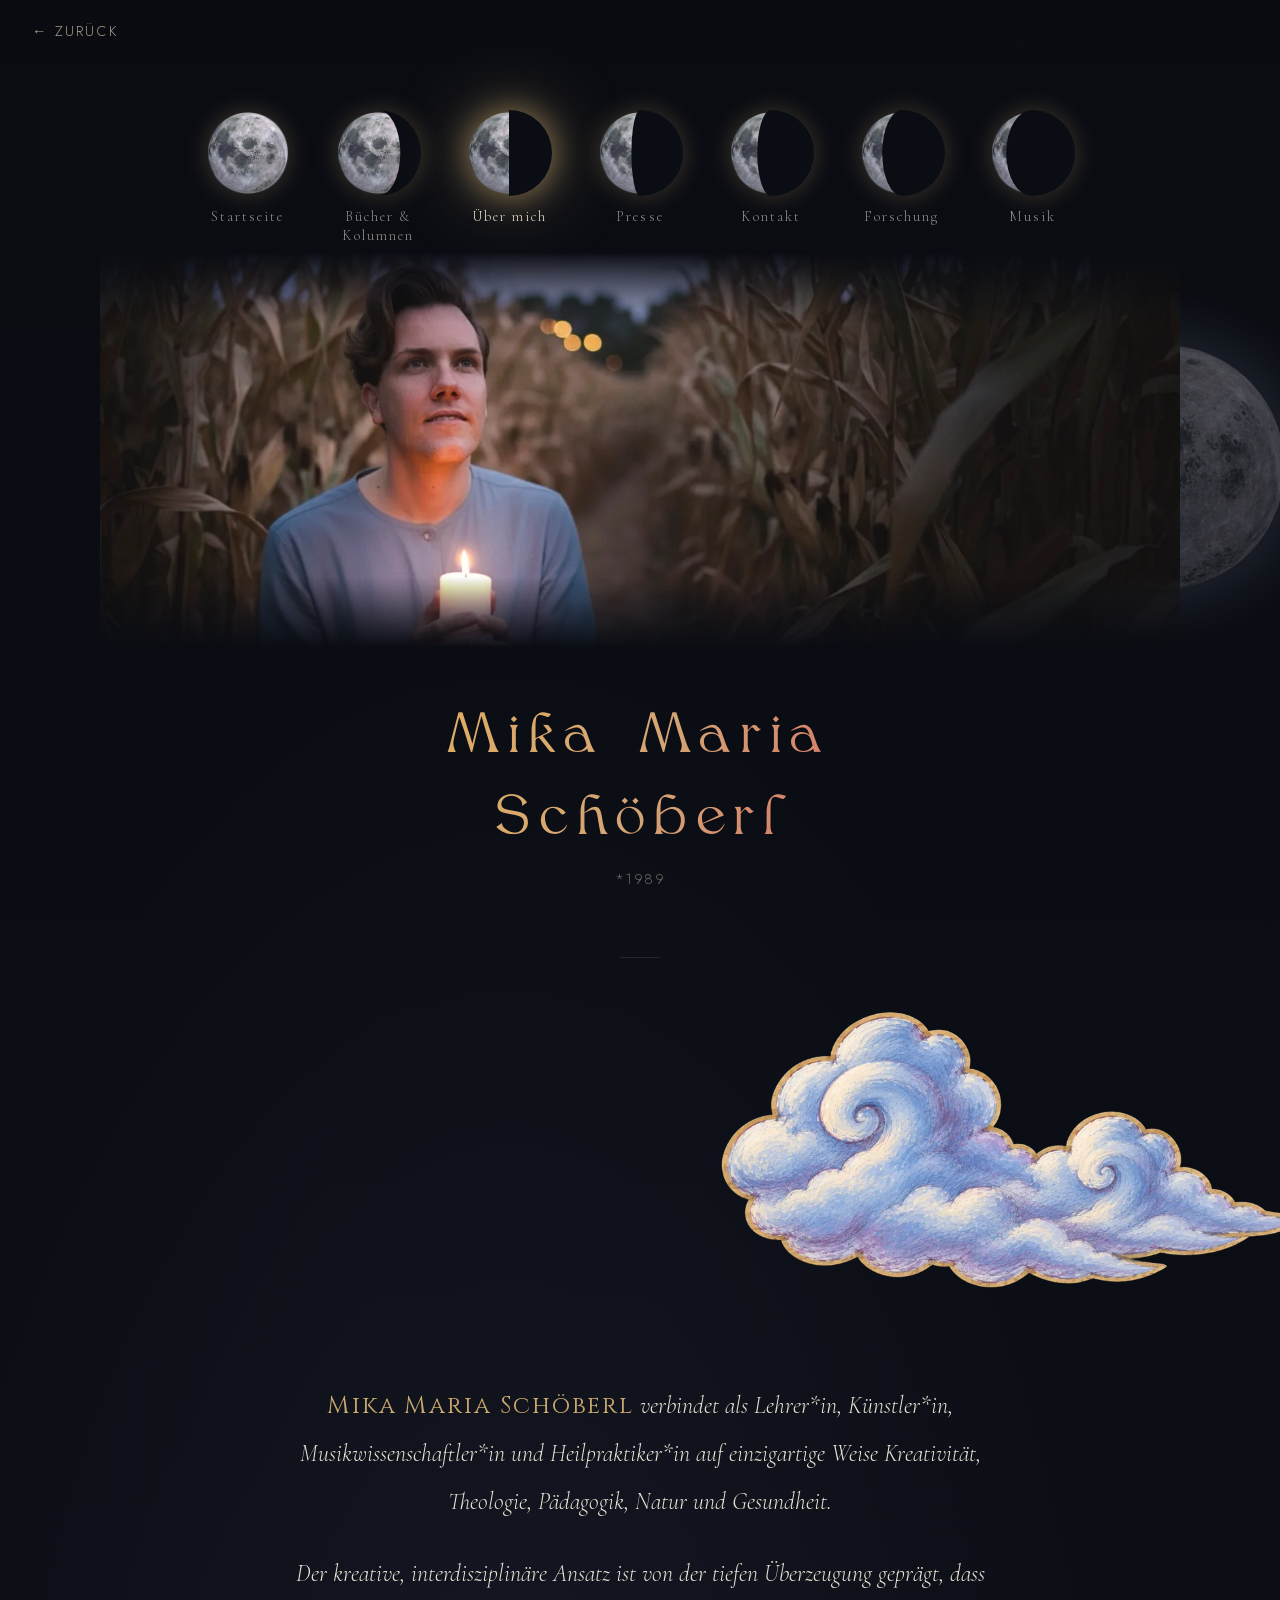
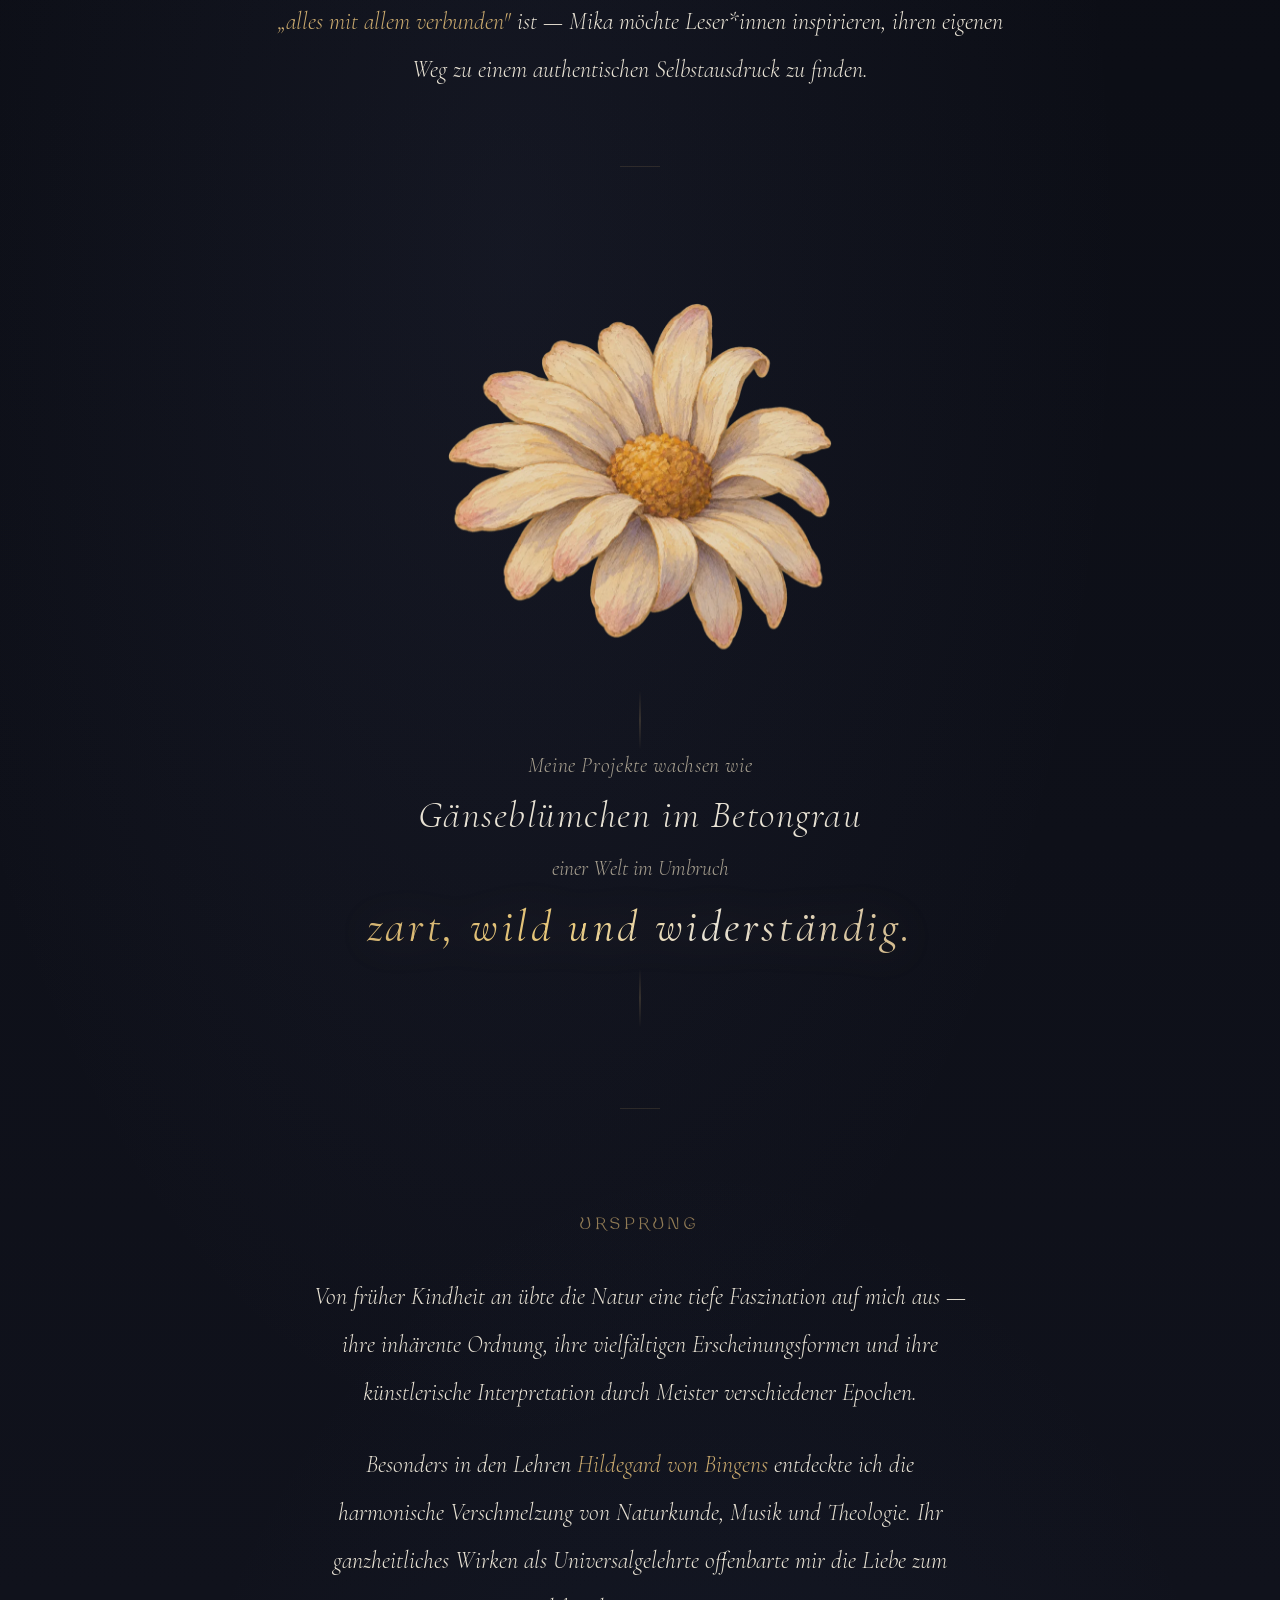
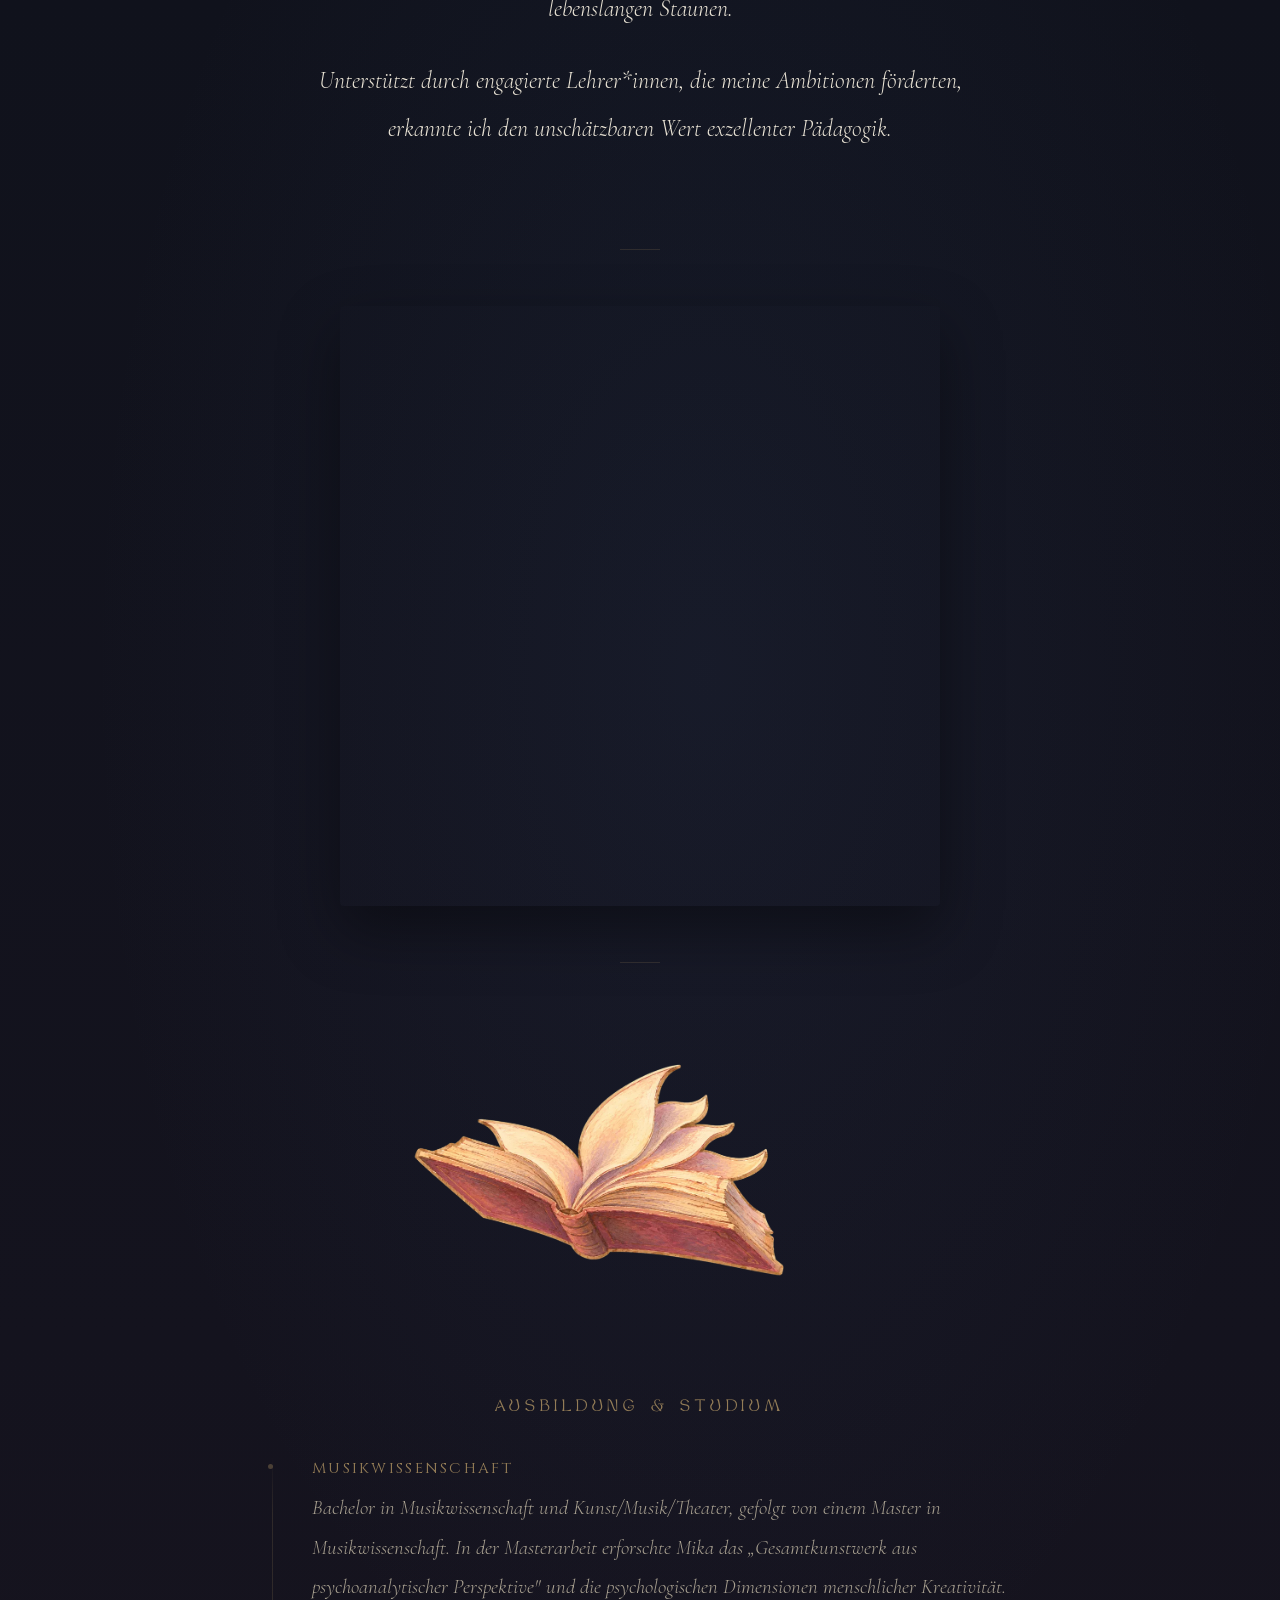
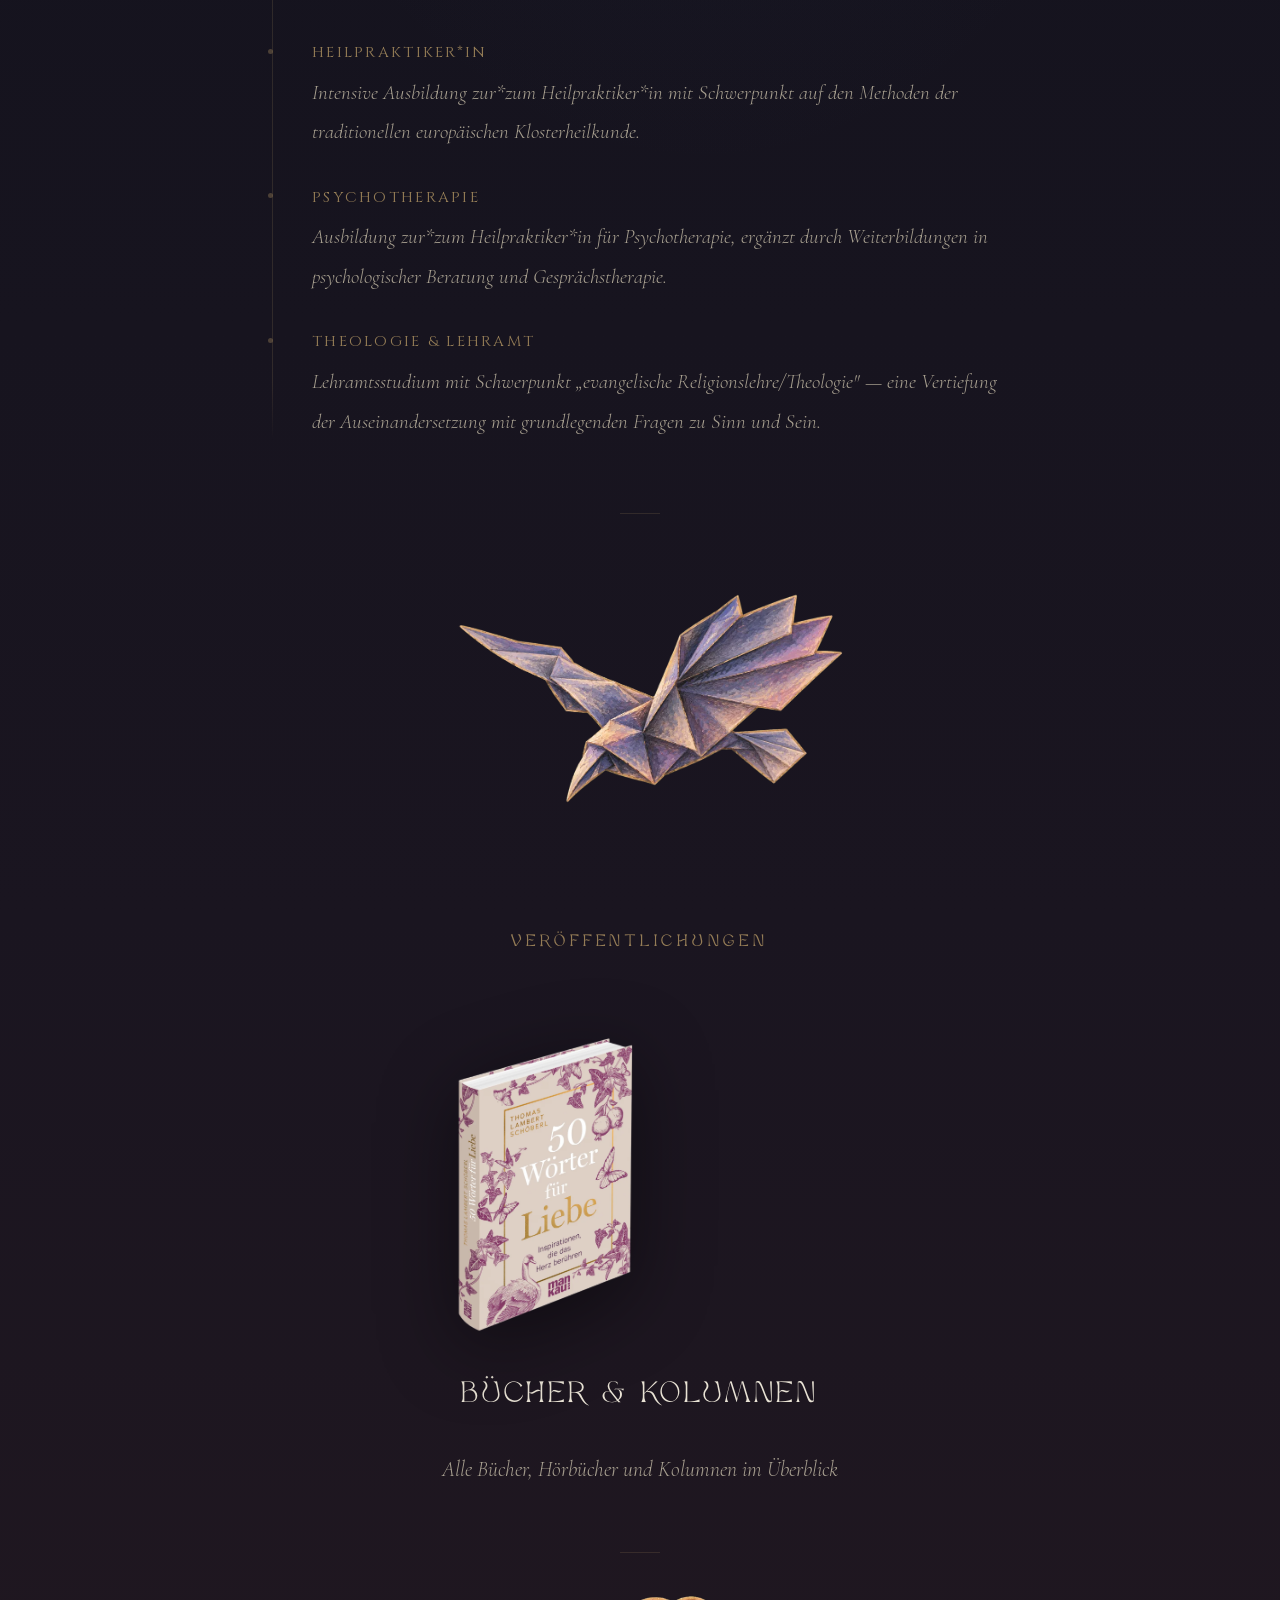
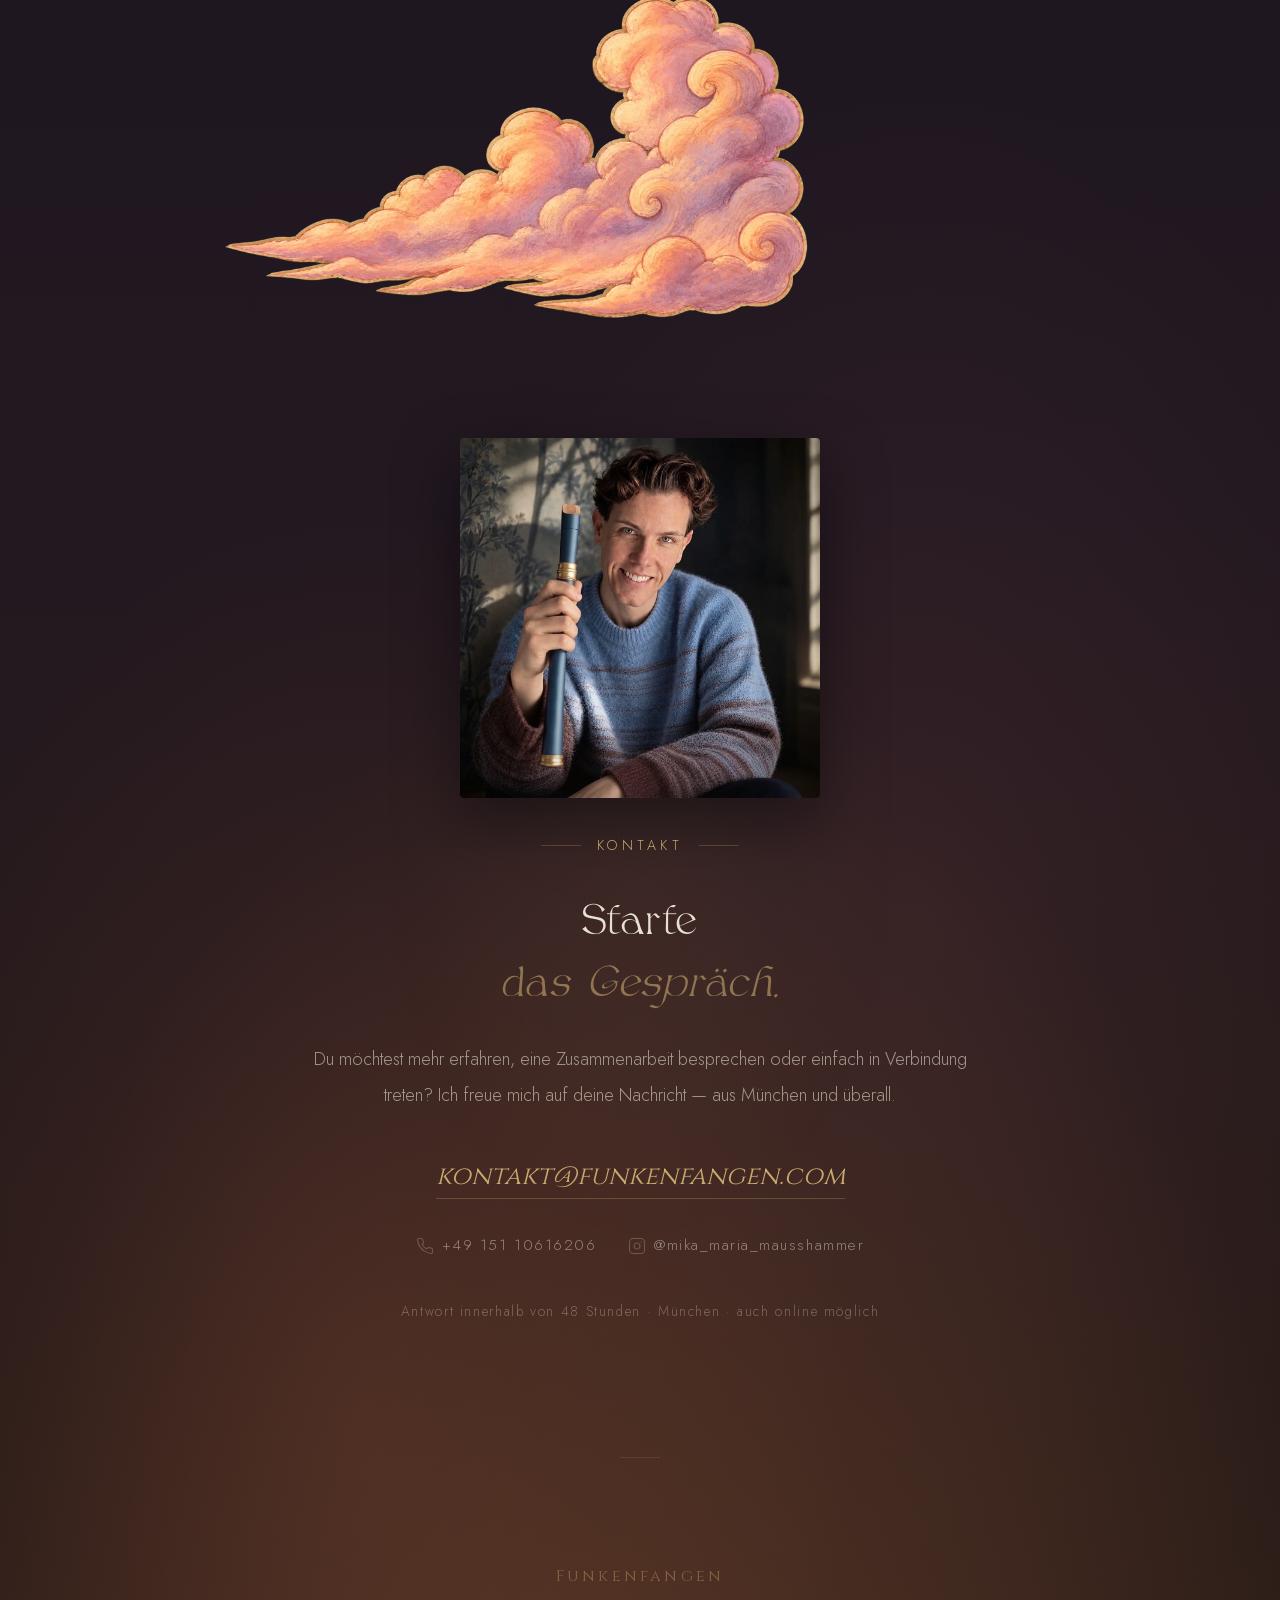
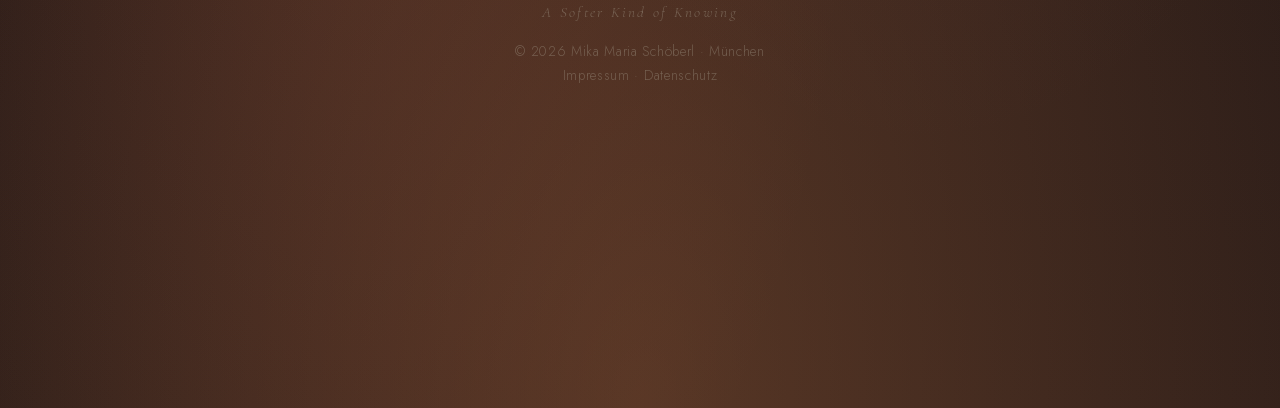
<file: ueber-mich/index.html>
<!DOCTYPE html>
<html lang="de">
<head>
<meta charset="UTF-8">
<meta name="viewport" content="width=device-width, initial-scale=1.0, viewport-fit=cover">
<meta name="theme-color" content="#0d0b14">
<title>Über mich – Mika Maria Schöberl | Funkenfangen</title>
<meta name="description" content="Mika Maria Schöberl verbindet Lehre, Kunst, Musikwissenschaft und Naturheilkunde – ein Porträt zwischen Poesie und Natur.">
<meta property="og:type" content="website">
<meta property="og:site_name" content="Funkenfangen">
<meta property="og:locale" content="de_DE">
<meta property="og:title" content="Über mich – Mika Maria Schöberl">
<meta property="og:description" content="Mika Maria Schöberl verbindet Lehre, Kunst, Musikwissenschaft und Naturheilkunde – ein Porträt zwischen Poesie und Natur.">
<meta property="og:url" content="https://www.mikaschoeberl.com/ueber-mich/">
<meta property="og:image" content="https://www.mikaschoeberl.com/images/og-portrait.jpg">
<meta property="og:image:width" content="1200">
<meta property="og:image:height" content="630">
<meta property="og:image:alt" content="Mika Maria Schöberl lächelt mit blauer Blockflöte in der Hand; daneben der Name in goldener Schrift vor nächtlich dunklem Grund">
<meta name="twitter:card" content="summary_large_image">
<link href="../assets/fonts/google/fonts.css?v=1" rel="stylesheet">
<script>
/* Übersprungene View Transitions werfen in Chromium einen unbehandelten
   AbortError ("Transition was skipped") — benigne, gezielt schlucken.
   Früh im head registriert, bevor die Transition abgebrochen werden kann. */
window.addEventListener("unhandledrejection", function (e) {
  if (e.reason && e.reason.name === "AbortError" && /skipped/i.test(e.reason.message || "")) e.preventDefault();
});
</script>
<style>
  *, *::before, *::after { margin: 0; padding: 0; box-sizing: border-box; }

  :root {
    --black: #080807;
    --gold: #c9a96e;
    --gold-dim: #7a6035;
    --cream: #e8e2d4;
    --cream-dim: #a8a090;
    --font-heading: 'Cinzel', serif;
    --font-display: 'CCSBjork', 'Cinzel', serif;
    --font-serif: 'Cormorant Garamond', Georgia, serif;
    --font-sans: 'Jost', sans-serif;
  }

  @font-face {
    font-family: 'CCSBjork';
    src: url('../assets/fonts/bjork-serif/CCSBjork-Light.otf') format('opentype');
    font-weight: 300; font-style: normal; font-display: swap;
  }
  @font-face {
    font-family: 'CCSBjork';
    src: url('../assets/fonts/bjork-serif/CCSBjork.otf') format('opentype');
    font-weight: 400; font-style: normal; font-display: swap;
  }
  @font-face {
    font-family: 'CCSBjork';
    src: url('../assets/fonts/bjork-serif/CCSBjork-Bold.otf') format('opentype');
    font-weight: 700; font-style: normal; font-display: swap;
  }

  html { background: #0d0b14; scroll-behavior: smooth; overflow-x: hidden; overflow-x: clip; overscroll-behavior-x: none; }

  /* ══ Display-Font für große Überschriften ══ */
  .hero-name,
  .contact-heading,
  .section-label {
    font-family: var(--font-display) !important;
    letter-spacing: 0.04em;
  }

  body {
    position: relative;
    background: #0b0a10;
    color: var(--cream);
    font-family: var(--font-sans);
    font-weight: 300;
    line-height: 1.8;
    min-height: 100vh;
    overflow-x: hidden; overflow-x: clip;
    overscroll-behavior-x: none;
    max-width: 100vw;
  }

  /* ══ EARLY MORNING SKY — Morgenröte ══ */
  /* Anker: dokumenthohe Spur für die Himmelsebenen */
  .sky-anker {
    position: absolute; inset: 0;
    z-index: 0; pointer-events: none;
  }
  .sky-bg {
    /* Auf das DOKUMENT gemalt statt an den Viewport geheftet:
       scrollt mit dem Inhalt mit — wo Inhalt rendert, ist immer
       Himmel darunter (iOS-Leisten-Zonen können nie durchscheinen) */
    position: absolute; inset: 0;
    z-index: 0;
    /* Tagesverlauf im dunklen Register: Nacht -> Indigo -> warmes Ambre ->
       dunkle Morgenröte. Alle Töne so dunkel, dass Creme-Text überall
       sicher lesbar bleibt (keine Filter, keine hellen Leuchtflächen). */
    background:
      radial-gradient(ellipse 90% 26% at 50% 100%, rgba(200,120,70,0.26) 0%, transparent 62%),
      radial-gradient(ellipse 70% 20% at 28% 93%, rgba(180,90,70,0.16) 0%, transparent 55%),
      radial-gradient(ellipse 70% 18% at 72% 87%, rgba(150,80,90,0.13) 0%, transparent 55%),
      radial-gradient(ellipse 80% 22% at 55% 46%, rgba(70,100,150,0.10) 0%, transparent 60%),
      radial-gradient(ellipse 80% 24% at 40% 22%, rgba(120,130,185,0.08) 0%, transparent 60%),
      linear-gradient(180deg,
        #0a0c12 0%,
        #0c0e16 20%,
        #10121c 38%,
        #14131e 54%,
        #1a1520 68%,
        #221820 82%,
        #2a1c18 93%,
        #31201a 100%);
  }

  /* ══ MOON (large, pale, with rainbow halo — S-curve) ══ */
  .moon {
    position: fixed;
    z-index: 1; pointer-events: none;
    width: clamp(180px, 28vw, 420px);
    height: clamp(180px, 28vw, 420px);
    opacity: 0.2;
    transition: opacity 0.3s ease;
    will-change: transform, opacity;
  }
  .moon svg { width: 100%; height: 100%; overflow: visible; }
  /* Schein als runder Gradient statt drop-shadow — iOS Safari rendert
     drop-shadow auf transformierten Elementen als milchiges Rechteck. */
  .moon img { display: block; width: 72%; height: 72%; margin: 14%; position: relative; z-index: 1; }
  .moon::before { content: ""; position: absolute; inset: 0; border-radius: 50%; background: radial-gradient(circle closest-side, rgba(180,200,230,.35) 0%, rgba(180,200,230,.25) 70%, rgba(150,175,210,.14) 82%, rgba(150,175,210,0) 98%); }

  @media (max-width: 768px) {
    .moon { width: clamp(140px, 40vw, 280px); height: clamp(140px, 40vw, 280px); }
  }

  /* ══ NAV ══ */
  .back-nav {
    position: fixed; top: 0; left: 0; right: 0; z-index: 100;
    padding: 1.2rem 2rem;
    display: flex; justify-content: space-between; align-items: center;
    background: linear-gradient(to bottom, rgba(10,12,16,0.9) 0%, transparent 100%);
  }

  .back-link {
    font-family: var(--font-sans); font-size: 0.9rem; font-weight: 300;
    letter-spacing: 0.15em; text-transform: uppercase;
    color: var(--cream-dim); text-decoration: none; transition: color 0.3s;
  }
  .back-link:hover { color: var(--gold); }

  /* ══ MONDMENÜ — fotografisch, wie auf der Startseite ══ */
  .moon-menu {
    position: relative; z-index: 2;
    width: 100vw;
    margin-left: calc(50% - 50vw);
    display: flex; flex-wrap: wrap;
    justify-content: center; align-items: flex-start;
    gap: clamp(0.9rem, 2.6vw, 2rem);
    padding: 0.5rem 1rem 0;
  }
  .moon-menu--top { padding-top: 5.5rem; }
  .moon-orb {
    display: flex; flex-direction: column; align-items: center;
    gap: 0.65rem; padding: 0.4rem;
    text-decoration: none;
    -webkit-tap-highlight-color: transparent;
    opacity: 0; transform: translateY(14px);
    transition: opacity 0.9s ease var(--d, 0s), transform 0.9s ease var(--d, 0s);
  }
  .moon-orb.visible { opacity: 1; transform: translateY(0); }
  .moon-disc {
    display: block;
    width: clamp(50px, 7vw, 86px);
    aspect-ratio: 1 / 1;
    border-radius: 50%;
    filter: drop-shadow(0 0 12px rgba(201,169,110,0.28));
    animation: moonDrift 11s ease-in-out infinite alternate;
  }
  .moon-disc svg { width: 100%; height: 100%; display: block; transition: transform 0.5s cubic-bezier(0.32, 0.72, 0, 1); }
  .moon-orb:hover .moon-disc svg, .moon-orb:focus-visible .moon-disc svg { transform: scale(1.08); }
  .moon-orb:nth-child(2) .moon-disc { animation-duration: 13.5s; animation-delay: -3s; }
  .moon-orb:nth-child(3) .moon-disc { animation-duration: 9.5s; animation-delay: -6s; }
  .moon-orb:nth-child(4) .moon-disc { animation-duration: 15s; animation-delay: -1.5s; }
  .moon-orb:nth-child(5) .moon-disc { animation-duration: 12s; animation-delay: -4.5s; }
  .moon-orb:nth-child(6) .moon-disc { animation-duration: 14s; animation-delay: -7.5s; }
  .moon-orb:nth-child(7) .moon-disc { animation-duration: 10.5s; animation-delay: -2.5s; }
  @keyframes moonDrift { from { transform: translateY(5px); } to { transform: translateY(-11px); } }
  .moon-name {
    font-family: var(--font-serif);
    font-size: clamp(0.72rem, 1.4vw, 0.9rem);
    letter-spacing: 0.14em;
    text-align: center;
    color: rgba(232,226,212,0.62);
    transition: color 0.4s ease;
    max-width: 14ch;
    line-height: 1.35;
    text-wrap: balance;
  }
  .moon-orb:hover .moon-name, .moon-orb:focus-visible .moon-name { color: var(--gold); text-shadow: 0 0 14px rgba(201,169,110,0.4); }
  .moon-orb:hover .moon-disc, .moon-orb:focus-visible .moon-disc { filter: drop-shadow(0 0 16px rgba(201,169,110,0.75)) drop-shadow(0 0 42px rgba(201,169,110,0.4)); }
  .moon-orb[aria-current="page"] .moon-name { color: var(--cream); }
  .moon-orb[aria-current="page"] .moon-disc { filter: drop-shadow(0 0 16px rgba(201,169,110,0.65)) drop-shadow(0 0 36px rgba(201,169,110,0.35)); }
  .moon-orb:focus-visible { outline: 2px solid rgba(201,169,110,0.75); outline-offset: 4px; border-radius: 6px; }
  .low-end .quote-daisy { animation: none; }

  /* ══ CONTENT ══ */
  .page-content {
    position: relative; z-index: 2;
    max-width: 800px;
    margin: 0 auto;
    /* Oben schlank: das Mondmenü (erstes Kind) bringt selbst 5.5rem Abstand
       mit — 8rem obendrauf ergaben ein großes leeres Feld über dem Menü */
    padding: 1rem 2rem 4rem;
  }

  /* ══ HERO ══ */
  .hero-section {
    text-align: center;
    margin-bottom: 4rem;
    opacity: 0; transform: translateY(30px);
    animation: fadeInUp 1.5s ease 0.3s forwards;
    will-change: opacity, transform;
  }

  .hero-bild {
    width: min(1080px, 100vw);
    margin-left: calc(50% - min(540px, 50vw));
    margin-bottom: clamp(1.8rem, 4vw, 2.8rem);
  }
  .hero-bild img {
    display: block;
    width: 100%;
    height: clamp(240px, 44vh, 460px);
    object-fit: cover;
    object-position: center 38%;
    -webkit-mask-image: linear-gradient(to bottom, transparent 0%, #000 18%, #000 82%, transparent 100%);
    mask-image: linear-gradient(to bottom, transparent 0%, #000 18%, #000 82%, transparent 100%);
  }

  .hero-name {
    font-family: var(--font-heading);
    /* Zweizeilig (Vornamen / Nachname), Buntglas-Verlauf wie die Startseite */
    font-size: clamp(2.6rem, 9vw, 4.6rem);
    font-weight: 400; letter-spacing: 0.14em;
    line-height: 1.12;
    margin-bottom: 0.5rem;
    background-image: linear-gradient(110deg,
      #e6b258 0%, #d4a574 18%, #d84e5a 36%, #f5f1e8 50%,
      #489480 64%, #3860a8 82%, #8a58a4 100%);
    background-size: 300% 100%;
    background-position: 0% 50%;
    -webkit-background-clip: text;
    background-clip: text;
    -webkit-text-fill-color: transparent;
    color: transparent;
    animation: titleLight 22s ease-in-out 1s infinite alternate;
  }
  .hero-name .name-zeile { display: block; }
  @keyframes titleLight {
    0% { background-position: 0% 50%; }
    50% { background-position: 100% 50%; }
    100% { background-position: 50% 50%; }
  }
  .low-end .hero-name { animation: none; }

  .hero-born {
    font-family: var(--font-sans); font-size: 0.95rem; font-weight: 300;
    letter-spacing: 0.1em; color: var(--cream-dim); opacity: 0.6;
    margin-bottom: 0.8rem;
  }

  /* ══ BLOCKS ══ */
  .about-block {
    margin-bottom: 3.5rem;
    opacity: 0; transform: translateY(25px);
    transition: opacity 1.2s ease, transform 1.2s ease;
    will-change: opacity, transform;
  }
  .about-block.visible { opacity: 1; transform: translateY(0); }

  .card {
    max-width: 760px;
    margin: 0 auto;
    padding: 1rem 0;
  }

  .section-label {
    font-family: var(--font-heading);
    font-size: clamp(1.1rem, 1.8vw, 1.35rem);
    font-weight: 400; letter-spacing: 0.22em;
    text-transform: uppercase; color: var(--gold);
    opacity: 0.7; margin-bottom: 1.8rem; text-align: center;
  }

  .about-p {
    font-family: var(--font-serif);
    font-size: clamp(1.25rem, 2.1vw, 1.5rem);
    font-weight: 300; font-style: italic;
    line-height: 2; color: var(--cream);
    text-align: center; margin-bottom: 1.5rem;
  }
  .about-p:last-child { margin-bottom: 0; }
  .about-p .gold { color: var(--gold); }
  .about-p .name {
    font-family: var(--font-heading); font-weight: 400;
    color: var(--gold); font-style: normal; letter-spacing: 0.08em;
  }

  /* ══ URSPRUNG — open quote style ══ */
  .ursprung-open {
    position: relative;
    padding: 2.5rem 2rem;
    max-width: 720px;
    margin: 0 auto;
  }

  /* ══ ATMOSPHERE IMAGE ══ */
  .atmo-image {
    width: 100%;
    max-width: 600px;
    margin: 0 auto;
    display: block;
    border-radius: 4px;
    object-fit: cover;
    box-shadow: 0 24px 60px rgba(0,0,0,0.4);
  }

  /* ══ TIMELINE ══ */
  .timeline { position: relative; padding-left: 2rem; }
  .timeline::before {
    content: ''; position: absolute; left: 0; top: 0; bottom: 0;
    width: 1px;
    background: linear-gradient(to bottom, transparent, rgba(201,169,110,0.15) 10%, rgba(201,169,110,0.15) 90%, transparent);
  }

  .timeline-item { position: relative; margin-bottom: 2rem; padding-left: 0.5rem; }
  .timeline-item:last-child { margin-bottom: 0; }
  .timeline-item::before {
    content: ''; position: absolute; left: -2.25rem; top: 0.6rem;
    width: 5px; height: 5px; border-radius: 50%;
    background: var(--gold); opacity: 0.3;
  }

  .timeline-title {
    font-family: var(--font-heading); font-size: 0.95rem;
    letter-spacing: 0.15em; text-transform: uppercase;
    color: var(--gold); opacity: 0.7; margin-bottom: 0.4rem;
  }

  .timeline-text {
    font-family: var(--font-serif);
    font-size: clamp(1.15rem, 1.8vw, 1.3rem);
    font-weight: 300; font-style: italic;
    line-height: 1.9; color: var(--cream-dim);
  }

  /* ══ VERÖFFENTLICHUNGEN — Mond-Link zu Bücher & Kolumnen ══ */
  .veroeff { text-align: center; }
  .veroeff-mond {
    display: inline-flex;
    flex-direction: column;
    align-items: center;
    gap: 1.4rem;
    text-decoration: none;
    padding: 0.5rem 1rem;
  }
  .veroeff-cover {
    display: flex;
    align-items: flex-end;
    justify-content: center;
    width: clamp(260px, 42vw, 420px);
  }
  .veroeff-buch {
    width: 58%;
    height: auto;
    display: block;
    filter: drop-shadow(0 18px 40px rgba(0,0,0,0.45));
    transition: transform 0.7s cubic-bezier(0.32, 0.72, 0, 1);
  }
  .veroeff-buch-1 { position: relative; z-index: 2; }
  .veroeff-buch-2 { margin-left: -14%; margin-bottom: 8%; }
  .veroeff-mond:hover .veroeff-buch-1,
  .veroeff-mond:focus-visible .veroeff-buch-1 { transform: translateY(-7px) rotate(-1deg); }
  .veroeff-mond:hover .veroeff-buch-2,
  .veroeff-mond:focus-visible .veroeff-buch-2 { transform: translateY(-4px) rotate(1deg); }
  .veroeff-titel {
    font-family: var(--font-display);
    font-weight: 300;
    font-size: clamp(1.6rem, 3.2vw, 2.4rem);
    letter-spacing: 0.1em;
    text-transform: uppercase;
    color: var(--cream);
    transition: color 0.5s cubic-bezier(0.32, 0.72, 0, 1);
  }
  .veroeff-mond:hover .veroeff-titel,
  .veroeff-mond:focus-visible .veroeff-titel { color: var(--gold); }
  .veroeff-zeile {
    font-family: var(--font-serif);
    font-style: italic;
    font-weight: 300;
    font-size: clamp(1.15rem, 1.9vw, 1.35rem);
    color: var(--cream-dim);
  }
  .veroeff-mond:focus-visible { outline: 2px solid rgba(201,169,110,0.75); outline-offset: 5px; border-radius: 8px; }

  /* ══ QUOTE — cinematic Gänseblümchen ══ */
  .quote-stage {
    position: relative;
    padding: 5rem 2rem;
    text-align: center;
    overflow: visible;
  }

  .quote-daisy {
    display: block; margin: 0 auto 2.5rem;
    width: clamp(200px, 30vw, 420px); height: auto;
    opacity: 0.9;
    will-change: transform;
  }

  .quote-line {
    font-family: var(--font-serif);
    font-weight: 300; font-style: italic;
    line-height: 1.4; color: var(--cream);
    display: block;
    margin-bottom: 0.6rem;
    opacity: 0;
    transform: translateY(12px);
    transition: opacity 1.2s ease, transform 1.2s ease;
  }

  .quote-stage.visible .quote-line {
    opacity: 1; transform: translateY(0);
  }

  .quote-line-1 {
    font-size: clamp(1.1rem, 2vw, 1.35rem);
    color: var(--cream-dim);
    letter-spacing: 0.03em;
    transition-delay: 0.2s;
  }

  .quote-line-2 {
    font-size: clamp(1.6rem, 3.5vw, 2.4rem);
    color: var(--cream);
    letter-spacing: 0.04em;
    margin-top: 0.3rem;
    transition-delay: 0.6s;
  }

  .quote-line-3 {
    font-size: clamp(1.1rem, 2vw, 1.35rem);
    color: var(--cream-dim);
    margin-top: 0.4rem;
    transition-delay: 1s;
  }

  .quote-line-4 {
    font-size: clamp(1.8rem, 4vw, 2.8rem);
    font-weight: 400;
    letter-spacing: 0.08em;
    margin-top: 0.8rem;
    transition-delay: 1.6s;
    background: linear-gradient(135deg, var(--gold) 0%, #e8c87a 40%, var(--cream) 60%, var(--gold) 100%);
    -webkit-background-clip: text;
    -webkit-text-fill-color: transparent;
    background-clip: text;
    filter: drop-shadow(0 0 20px rgba(201,169,110,0.2));
  }

  .quote-crack {
    display: block;
    width: 2px; height: 60px;
    margin: 0 auto 0;
    background: linear-gradient(to bottom, transparent, rgba(201,169,110,0.2), transparent);
    opacity: 0;
    transition: opacity 1.5s ease 0.4s;
  }
  .quote-stage.visible .quote-crack { opacity: 1; }

  @media (max-width: 768px) {
    .quote-stage { padding: 3.5rem 1.5rem; }
  }

  /* ══ CONTACT (Home-style) ══ */
  .contact-section {
    text-align: center;
    position: relative;
    padding: clamp(3rem, 6vw, 6rem) clamp(1rem, 4vw, 2.5rem);
  }
  .contact-section::before {
    content: "";
    position: absolute; inset: 0;
    background: radial-gradient(ellipse 55% 55% at 50% 50%, rgba(201,169,110,0.04) 0%, transparent 65%);
    pointer-events: none;
  }
  /* Das lächelnde Porträt statt des Origami-Schwans (der bleibt der
     Startseite vorbehalten): beim „Starte das Gespräch" zeigt die
     Über-mich-Seite den Menschen — das einzige nahbare Porträt im Bestand */
  .kontakt-portrait {
    width: clamp(220px, 38vw, 360px);
    height: auto;
    margin: 0 auto clamp(1.4rem, 3vw, 2.2rem);
    display: block;
    border-radius: 4px;
    box-shadow: 0 24px 60px rgba(4,3,8,0.5);
  }
  .contact-label {
    font-family: var(--font-sans);
    font-size: clamp(0.85rem, 1.1vw, 1rem);
    font-weight: 300; letter-spacing: 0.3em;
    text-transform: uppercase; color: var(--gold);
    margin-bottom: clamp(1.2rem, 2.5vw, 2rem);
    display: flex; align-items: center; justify-content: center; gap: 1rem;
  }
  .contact-label::before,
  .contact-label::after {
    content: ""; display: block; width: 40px; height: 1px;
    background: rgba(201,169,110,0.25); flex-shrink: 0;
  }
  .contact-heading {
    font-family: var(--font-heading);
    font-size: clamp(2rem, 5vw, 3.5rem);
    font-weight: 300; color: var(--cream);
    line-height: 1.1; margin-bottom: 1.8rem;
  }
  .contact-heading em {
    font-style: italic; color: rgba(201,169,110,0.6);
  }
  .contact-text {
    font-family: var(--font-sans);
    font-size: clamp(1.05rem, 1.4vw, 1.2rem);
    font-weight: 300; line-height: 2;
    color: rgba(232,226,212,0.6);
    margin-bottom: 2.5rem;
  }
  .contact-mail {
    font-family: var(--font-heading);
    font-size: clamp(1.1rem, 2.5vw, 1.6rem);
    font-weight: 300; font-style: italic;
    color: var(--gold); text-decoration: none;
    border-bottom: 1px solid rgba(201,169,110,0.28);
    padding-bottom: 4px;
    transition: color 0.4s, border-color 0.4s, text-shadow 0.4s;
    word-break: break-all;
  }
  .contact-mail:hover {
    color: var(--cream); border-color: var(--cream);
    text-shadow: 0 0 20px rgba(201,169,110,0.3);
  }
  .contact-links {
    display: flex; align-items: center; justify-content: center;
    gap: clamp(1rem, 2.5vw, 2rem); margin-top: 2rem; flex-wrap: wrap;
  }
  .contact-link {
    display: inline-flex; align-items: center; gap: 0.5rem;
    font-family: var(--font-sans); font-size: clamp(0.95rem, 1.1vw, 1.05rem);
    font-weight: 300; letter-spacing: 0.1em;
    color: rgba(232,226,212,0.5); text-decoration: none;
    transition: color 0.4s, text-shadow 0.4s;
  }
  .contact-link:hover { color: var(--gold); text-shadow: 0 0 12px rgba(201,169,110,0.25); }
  .contact-link svg { width: 18px; height: 18px; opacity: 0.5; transition: opacity 0.4s; }
  .contact-link:hover svg { opacity: 0.9; }
  .contact-note {
    font-family: var(--font-sans);
    font-size: clamp(0.85rem, 1vw, 0.95rem);
    font-weight: 300; letter-spacing: 0.12em;
    color: rgba(232,226,212,0.35); margin-top: 2.5rem;
  }

  /* ══ DIVIDER ══ */
  .divider {
    width: 40px; height: 1px;
    background: var(--gold); opacity: 0.15;
    margin: 0 auto 3.5rem;
  }

  /* ══ FOOTER ══ */
  .page-footer {
    position: relative; z-index: 3;
    text-align: center; padding: 3rem 2rem 16rem; margin-top: 2rem;
  }

  .footer-brand {
    font-family: var(--font-heading); font-size: 1rem;
    letter-spacing: 0.2em; color: var(--gold);
    opacity: 0.4; margin-bottom: 0.5rem;
  }

  .footer-copy {
    font-family: var(--font-sans); font-size: 0.85rem;
    color: var(--cream-dim); opacity: 0.4; letter-spacing: 0.05em;
  }
  .footer-copy a { color: var(--cream-dim); text-decoration: none; transition: color 0.3s; }
  .footer-copy a:hover { color: var(--gold); }

  @keyframes fadeInUp {
    from { opacity: 0; transform: translateY(30px); }
    to { opacity: 1; transform: translateY(0); }
  }

  @media (max-width: 768px) {
    .page-content { padding: 0.5rem 1.5rem 3rem; }
    .card { padding: 2rem 1.5rem; }
    .back-nav { padding: 1rem 1.2rem; }
    .timeline { padding-left: 1.5rem; }
  }

  @media print {
    .moon { display: none; }
  }

  /* Cross-browser compatibility */
  @media (prefers-reduced-motion: reduce) {
    *, *::before, *::after {
      animation-duration: 0.01ms !important;
      animation-iteration-count: 1 !important;
      transition-duration: 0.01ms !important;
    }
  }
  /* ══ Unsichtbare Details ══ */
  ::selection { background: rgba(201,169,110,0.4); color: #0b0d12; }
  .moon-orb:active .moon-disc svg { transform: scale(0.94); }



  /* ══ HIMMELSZEILEN — reservierte Deko-Bühnen zwischen den Sektionen.
     Jedes Motiv besitzt seine eigene Zeile im Seitenfluss: Text kann
     konstruktionsbedingt nie kollidieren, egal wie stark die Bewegung
     (js/himmelsdeko.js) ausfällt. ══ */
  .deko-zeile {
    position: relative;
    height: clamp(190px, 26vw, 340px);
    margin: clamp(8px, 1.5vw, 24px) 0;
    pointer-events: none;
  }
  .deko {
    position: absolute;
    top: 0;
    pointer-events: none;
  }
  .about-block, .quote-stage { position: relative; }

  /* ══ VIEW TRANSITIONS — das Mondmenü bleibt beim Seitenwechsel stehen ══ */
  @view-transition { navigation: auto; }
  .moon-menu--top, nav.moon-menu:not(.moon-menu--bottom) { view-transition-name: mondmenue; }
  @media (prefers-reduced-motion: reduce) {
    ::view-transition-group(*), ::view-transition-old(*), ::view-transition-new(*) { animation: none !important; }
  }

  /* ══ FILMKORN — nimmt der Seite die digitale Glätte ══ */
  body::after {
    content: "";
    /* absolut (dokumenthoch) statt fixed: die bildschirmgeheftete Version
       lief auf iOS als sichtbarer Schleier mit Kanten dem Scrollen nach */
    position: absolute; inset: 0;
    z-index: 500;
    pointer-events: none;
    opacity: 0.05;
    background-image: url("data:image/svg+xml,%3Csvg xmlns=%27http://www.w3.org/2000/svg%27 width=%27180%27 height=%27180%27%3E%3Cfilter id=%27n%27%3E%3CfeTurbulence type=%27fractalNoise%27 baseFrequency=%270.9%27 numOctaves=%272%27 stitchTiles=%27stitch%27/%3E%3CfeColorMatrix type=%27saturate%27 values=%270%27/%3E%3C/filter%3E%3Crect width=%27180%27 height=%27180%27 filter=%27url(%23n)%27 opacity=%270.6%27/%3E%3C/svg%3E");
    background-size: 180px 180px;
  }
  body.low-end::after { display: none; }
</style>
</head>
<body>

<div class="sky-anker">
  <div class="sky-bg" id="skyBg"></div>
</div>

<!-- Moon (pale blue — arcs from top-right to bottom-right) -->
<div class="moon" id="moon" style="top:32vh;right:-5vw;">
  <img src="../images/mond-echt.webp" alt="" aria-hidden="true">
</div>

<nav class="back-nav">
  <a href="../" class="back-link">&larr; Zurück</a>
</nav>

<div class="page-content">

  <nav class="moon-menu moon-menu--top" aria-label="Bereiche">
    <a class="moon-orb" href="../" data-reveal style="--d:0.00s">
      <span class="moon-disc"><svg viewBox="0 0 100 100" aria-hidden="true"><image href="../images/mond-echt.webp" x="0" y="0" width="100" height="100" preserveAspectRatio="xMidYMid meet"/></svg></span>
      <span class="moon-name">Startseite</span>
    </a>
    <a class="moon-orb" href="../buecher/" data-reveal style="--d:0.07s">
      <span class="moon-disc"><svg viewBox="0 0 100 100" aria-hidden="true"><image href="../images/mond-echt.webp" x="0" y="0" width="100" height="100" preserveAspectRatio="xMidYMid meet"/><path d="M 50 0 A 50 50 0 0 1 50 100 A 26 50 0 0 0 50 0 Z" fill="#0b0d14"/></svg></span>
      <span class="moon-name">Bücher &amp; Kolumnen</span>
    </a>
    <a class="moon-orb" href="../ueber-mich/" aria-current="page" data-reveal style="--d:0.14s">
      <span class="moon-disc"><svg viewBox="0 0 100 100" aria-hidden="true"><image href="../images/mond-echt.webp" x="0" y="0" width="100" height="100" preserveAspectRatio="xMidYMid meet"/><path d="M 50 0 A 50 50 0 0 1 50 100 L 50 0 Z" fill="#0b0d14"/></svg></span>
      <span class="moon-name">Über mich</span>
    </a>
    <a class="moon-orb" href="../#presse" data-reveal style="--d:0.21s">
      <span class="moon-disc"><svg viewBox="0 0 100 100" aria-hidden="true"><image href="../images/mond-echt.webp" x="0" y="0" width="100" height="100" preserveAspectRatio="xMidYMid meet"/><path d="M 50 0 A 50 50 0 0 1 50 100 A 10 50 0 0 1 50 0 Z" fill="#0b0d14"/></svg></span>
      <span class="moon-name">Presse</span>
    </a>
    <a class="moon-orb" href="#kontakt" data-reveal style="--d:0.28s">
      <span class="moon-disc"><svg viewBox="0 0 100 100" aria-hidden="true"><image href="../images/mond-echt.webp" x="0" y="0" width="100" height="100" preserveAspectRatio="xMidYMid meet"/><path d="M 50 0 A 50 50 0 0 1 50 100 A 16 50 0 0 1 50 0 Z" fill="#0b0d14"/></svg></span>
      <span class="moon-name">Kontakt</span>
    </a>
    <a class="moon-orb" href="https://mikaschoeberl.com" target="_blank" rel="noopener" data-reveal style="--d:0.35s">
      <span class="moon-disc"><svg viewBox="0 0 100 100" aria-hidden="true"><image href="../images/mond-echt.webp" x="0" y="0" width="100" height="100" preserveAspectRatio="xMidYMid meet"/><path d="M 50 0 A 50 50 0 0 1 50 100 A 23 50 0 0 1 50 0 Z" fill="#0b0d14"/></svg></span>
      <span class="moon-name">Forschung</span>
    </a>
    <a class="moon-orb" href="https://mikamariamausshammer.com/musik/" target="_blank" rel="noopener" data-reveal style="--d:0.42s">
      <span class="moon-disc"><svg viewBox="0 0 100 100" aria-hidden="true"><image href="../images/mond-echt.webp" x="0" y="0" width="100" height="100" preserveAspectRatio="xMidYMid meet"/><path d="M 50 0 A 50 50 0 0 1 50 100 A 30 50 0 0 1 50 0 Z" fill="#0b0d14"/></svg></span>
      <span class="moon-name">Musik</span>
    </a>
  </nav>

  <!-- ══ HERO ══ -->
  <section class="hero-section">
    <div class="hero-bild">
      <img src="../images/portrait-kerze.webp" alt="Mika Maria Schöberl mit einer Kerze in einem Maisfeld bei Dämmerung" loading="lazy" decoding="async">
    </div>
    <h1 class="hero-name">
      <span class="name-zeile">Mika Maria</span>
      <span class="name-zeile">Schöberl</span>
    </h1>
    <p class="hero-born">*1989</p>
  </section>

  <div class="divider"></div>

  <!-- ══ INTRO ══ -->
  <div class="deko-zeile" aria-hidden="true">
  <img class="deko" data-dx="-20" data-bob="1.5" style="right: -8vw; width:clamp(280px,46vw,640px);" src="../images/deko-wolke-blau.webp" alt="" aria-hidden="true" loading="lazy" decoding="async">
</div>
  <section class="about-block" data-reveal>
    <div class="card">
      <p class="about-p">
        <span class="name">Mika Maria Schöberl</span> verbindet als Lehrer*in, Künstler*in, Musikwissenschaftler*in und Heilpraktiker*in auf einzigartige Weise Kreativität, Theologie, Pädagogik, Natur und Gesundheit.
      </p>
      <p class="about-p">
        Der kreative, interdisziplinäre Ansatz ist von der tiefen Überzeugung geprägt, dass <span class="gold">„alles mit allem verbunden"</span> ist — Mika möchte Leser*innen inspirieren, ihren eigenen Weg zu einem authentischen Selbstausdruck zu finden.
      </p>
    </div>
  </section>

  <div class="divider"></div>

  <!-- ══ QUOTE — Gänseblümchen (cinematic) ══ -->
  <section class="quote-stage" data-reveal>

    <img class="quote-daisy" src="../images/deko-bluete.webp" alt="" aria-hidden="true" decoding="async">

    <span class="quote-crack"></span>

    <span class="quote-line quote-line-1">Meine Projekte wachsen wie</span>
    <span class="quote-line quote-line-2">Gänseblümchen im Betongrau</span>
    <span class="quote-line quote-line-3">einer Welt im Umbruch</span>
    <span class="quote-line quote-line-4">zart, wild und widerständig.</span>

    <span class="quote-crack"></span>
  </section>

  <div class="divider"></div>

  <!-- ══ URSPRUNG ══ -->
  <section class="about-block" data-reveal>
    <div class="ursprung-open">
      <div class="section-label">Ursprung</div>
      <p class="about-p">
        Von früher Kindheit an übte die Natur eine tiefe Faszination auf mich aus — ihre inhärente Ordnung, ihre vielfältigen Erscheinungsformen und ihre künstlerische Interpretation durch Meister verschiedener Epochen.
      </p>
      <p class="about-p">
        Besonders in den Lehren <span class="gold">Hildegard von Bingens</span> entdeckte ich die harmonische Verschmelzung von Naturkunde, Musik und Theologie. Ihr ganzheitliches Wirken als Universalgelehrte offenbarte mir die Liebe zum lebenslangen Staunen.
      </p>
      <p class="about-p">
        Unterstützt durch engagierte Lehrer*innen, die meine Ambitionen förderten, erkannte ich den unschätzbaren Wert exzellenter Pädagogik.
      </p>
    </div>
  </section>

  <div class="divider"></div>

  <!-- ══ ATMOSPHERE ══ -->
  <section class="about-block" data-reveal>
    <img src="../images/lesen2.webp" alt="Mika Maria Schöberl beim Lesen" class="atmo-image" loading="lazy" decoding="async">
  </section>

  <div class="divider"></div>

  <!-- ══ WERDEGANG ══ -->
  <div class="deko-zeile" aria-hidden="true">
  <img class="deko" data-bob="5.5" style="left: 10vw; width:clamp(200px,30vw,430px);" src="../images/deko-buch-rot.webp" alt="" aria-hidden="true" loading="lazy" decoding="async">
</div>
  <section class="about-block" data-reveal>
    <div class="card">
      <div class="section-label">Ausbildung & Studium</div>
      <div class="timeline">
        <div class="timeline-item">
          <div class="timeline-title">Musikwissenschaft</div>
          <p class="timeline-text">Bachelor in Musikwissenschaft und Kunst/Musik/Theater, gefolgt von einem Master in Musikwissenschaft. In der Masterarbeit erforschte Mika das „Gesamtkunstwerk aus psychoanalytischer Perspektive" und die psychologischen Dimensionen menschlicher Kreativität.</p>
        </div>
        <div class="timeline-item">
          <div class="timeline-title">Heilpraktiker*in</div>
          <p class="timeline-text">Intensive Ausbildung zur*zum Heilpraktiker*in mit Schwerpunkt auf den Methoden der traditionellen europäischen Klosterheilkunde.</p>
        </div>
        <div class="timeline-item">
          <div class="timeline-title">Psychotherapie</div>
          <p class="timeline-text">Ausbildung zur*zum Heilpraktiker*in für Psychotherapie, ergänzt durch Weiterbildungen in psychologischer Beratung und Gesprächstherapie.</p>
        </div>
        <div class="timeline-item">
          <div class="timeline-title">Theologie & Lehramt</div>
          <p class="timeline-text">Lehramtsstudium mit Schwerpunkt „evangelische Religionslehre/Theologie" — eine Vertiefung der Auseinandersetzung mit grundlegenden Fragen zu Sinn und Sein.</p>
        </div>
      </div>
    </div>
  </section>

  <div class="divider"></div>

  <!-- ══ VERÖFFENTLICHUNGEN — Mond-Link zu Bücher & Kolumnen ══ -->
  <div class="deko-zeile" aria-hidden="true">
  <img class="deko" data-dx="-24" data-dy="6" style="right: 2vw; width:clamp(190px,30vw,420px);" src="../images/deko-flieger-violett.webp" alt="" aria-hidden="true" loading="lazy" decoding="async">
</div>
  <section class="about-block veroeff" data-reveal>
    <div class="section-label">Veröffentlichungen</div>
    <a href="../buecher/" class="veroeff-mond">
      <span class="veroeff-cover" aria-hidden="true">
        <img class="veroeff-buch veroeff-buch-1" src="../images/50woerter-cover.webp" alt="" loading="lazy" decoding="async">
        <img class="veroeff-buch veroeff-buch-2" src="../images/gruene-seelen-cover.webp" alt="" loading="lazy" decoding="async">
      </span>
      <span class="veroeff-titel">Bücher &amp; Kolumnen</span>
      <span class="veroeff-zeile">Alle Bücher, Hörbücher und Kolumnen im Überblick</span>
    </a>
  </section>

  <div class="divider"></div>

  <!-- ══ KONTAKT ══ -->
  <div class="deko-zeile" aria-hidden="true">
  <img class="deko" data-dx="20" data-bob="1.5" style="left: -8vw; width:clamp(280px,46vw,640px);" src="../images/deko-wolke-rosa.webp" alt="" aria-hidden="true" loading="lazy" decoding="async">
</div>
  <section class="about-block contact-section" id="kontakt" data-reveal>
    <img src="../images/portrait-laecheln.webp?v=2" alt="Mika Maria Schöberl lächelt in die Kamera, eine blaue Blockflöte in der Hand" class="kontakt-portrait" loading="lazy" decoding="async" data-reveal>
    <div class="contact-label" data-reveal>Kontakt</div>
    <h2 class="contact-heading" data-reveal>Starte<br><em>das Gespräch.</em></h2>
    <p class="contact-text" data-reveal>
      Du möchtest mehr erfahren, eine Zusammenarbeit besprechen oder einfach in Verbindung treten? Ich freue mich auf deine Nachricht — aus München und überall.
    </p>
    <a href="mailto:kontakt@funkenfangen.com" class="contact-mail" data-reveal>kontakt@funkenfangen.com</a>
    <div class="contact-links" data-reveal>
      <a href="tel:+4915110616206" class="contact-link">
        <svg viewBox="0 0 24 24" fill="none" stroke="currentColor" stroke-width="1.5" stroke-linecap="round" stroke-linejoin="round"><path d="M22 16.92v3a2 2 0 01-2.18 2 19.79 19.79 0 01-8.63-3.07 19.5 19.5 0 01-6-6 19.79 19.79 0 01-3.07-8.67A2 2 0 014.11 2h3a2 2 0 012 1.72c.127.96.361 1.903.7 2.81a2 2 0 01-.45 2.11L8.09 9.91a16 16 0 006 6l1.27-1.27a2 2 0 012.11-.45c.907.339 1.85.573 2.81.7A2 2 0 0122 16.92z"/></svg>
        +49 151 10616206
      </a>
      <a href="https://www.instagram.com/mika_maria_mausshammer/" class="contact-link" target="_blank" rel="noopener">
        <svg viewBox="0 0 24 24" fill="none" stroke="currentColor" stroke-width="1.5" stroke-linecap="round" stroke-linejoin="round"><rect x="2" y="2" width="20" height="20" rx="5" ry="5"/><path d="M16 11.37A4 4 0 1 1 12.63 8 4 4 0 0 1 16 11.37z"/><line x1="17.5" y1="6.5" x2="17.51" y2="6.5"/></svg>
        @mika_maria_mausshammer
      </a>
    </div>
    <p class="contact-note" data-reveal>Antwort innerhalb von 48 Stunden · München · auch online möglich</p>
  </section>

  <div class="divider"></div>

  <footer class="page-footer">
    <div class="footer-brand">Funkenfangen</div>
    <p class="footer-copy" style="font-family:var(--font-serif);font-style:italic;font-size:0.95rem;opacity:0.45;margin-bottom:0.8rem;letter-spacing:0.15em;">A Softer Kind of Knowing</p>
    <p class="footer-copy">© 2026 Mika Maria Schöberl · München<br><a href="../?tab=impressum#legal">Impressum</a> · <a href="../?tab=datenschutz#legal">Datenschutz</a></p>
  </footer>

  <!-- ══ ALPINE SKYLINE (bottom edge) ══ -->

</div>

<script>
(function(){
  var rAF = window.requestAnimationFrame || window.webkitRequestAnimationFrame || function(cb) { setTimeout(cb, 16); };

  var isAndroid = /Android/i.test(navigator.userAgent);
  var isIOS = /iPhone|iPad|iPod/.test(navigator.userAgent);
  var isMobile = isIOS || isAndroid || window.innerWidth <= 768;
  var isLowEnd = isAndroid || (navigator.hardwareConcurrency && navigator.hardwareConcurrency <= 4);

  if (isLowEnd && !isIOS) {
    document.body.classList.add('low-end');
  }

  // Fix: iOS Safari external links — ensure target="_blank" works reliably on touch
  if (isMobile) {
    document.querySelectorAll('a.moon-orb[target="_blank"]').forEach(function(a) {
      /* Nur echte Tipps auslösen — Scrollen über dem Link darf nicht navigieren */
      var startX = 0, startY = 0, startT = 0;
      a.addEventListener('touchstart', function (e) {
        var t = e.touches[0];
        startX = t.clientX; startY = t.clientY; startT = Date.now();
      }, { passive: true });
      a.addEventListener('touchend', function (e) {
        var t = e.changedTouches[0];
        if (Math.abs(t.clientX - startX) > 10 || Math.abs(t.clientY - startY) > 10 || Date.now() - startT > 600) return;
        e.preventDefault();
        window.open(a.href, '_blank', 'noopener');
      }, { passive: false });
    });
  }

  /* ═══ DAWN LIGHT + MOON ARC SCROLL ═══ */
  var moon = document.getElementById('moon');
  var skyBg = document.getElementById('skyBg');
  var daisy = document.querySelector('.quote-daisy');
  var docH = function(){ return Math.max(document.body.scrollHeight, document.documentElement.scrollHeight); };

  function onScroll(){
    var scrollY = window.pageYOffset || document.documentElement.scrollTop;
    var maxScroll = docH() - window.innerHeight;
    var pct = maxScroll > 0 ? Math.min(Math.max(scrollY, 0) / maxScroll, 1) : 0;



    /* Moon S-curve across full screen: top-right → center-left → bottom-right */
    if(moon){
      /* Drei Bögen quer über den Bildschirm statt einem — die Kurve führt
         immer nach links INS Bild; leichte Vertikalwelle für verschiedene Höhen */
      var top = 5 + 80 * pct + Math.sin(pct * Math.PI * 3) * 5;
      var sweep = (1 - Math.cos(pct * Math.PI * 6)) / 2; /* 0→1→0, drei Mal */

      var topOffset = top - 5;
      var rightOffset = sweep * 75;
      moon.style.transform = 'translate(' + (-rightOffset) + 'vw,' + topOffset + 'vh) translateZ(0)';

      /* Fade as morning brightens */
      var mOpacity = 0.3 * (1 - pct * 0.85);
      if(mOpacity < 0.03) mOpacity = 0.03;
      moon.style.opacity = mOpacity.toFixed(2);
    }

    /* Daisy rotates with scroll */
    if(daisy){
      /* Sanftes Schwenken statt Dauerrotation — vier Wellen, ±20° */
      var schwenk = Math.sin(pct * Math.PI * 4) * 20;
      daisy.style.transform = 'rotate(' + schwenk.toFixed(2) + 'deg)';
    }

  }

  window.addEventListener('scroll', onScroll, {passive: true});
  onScroll();

  /* ═══ SCROLL REVEAL ═══ */
  var els = document.querySelectorAll('[data-reveal]');
  var obs = new IntersectionObserver(function(entries){
    entries.forEach(function(e){
      if(e.isIntersecting){ e.target.classList.add('visible'); obs.unobserve(e.target); }
    });
  }, {threshold: 0.15});
  els.forEach(function(el){ obs.observe(el); });


})();
</script>

<script src="../js/himmelsdeko.js?v=3" defer></script>
</body>
</html>
</file>
<file: assets/fonts/google/fonts.css>
/* Lokal gehostete Schriften (zuvor Google Fonts) — keine Verbindung zu Google-Servern */
@font-face {
  font-family: 'Cinzel';
  font-style: normal;
  font-weight: 400;
  font-display: swap;
  src: url('cinzel-normal-400-latin-ext.woff2') format('woff2');
  unicode-range: U+0100-02BA, U+02BD-02C5, U+02C7-02CC, U+02CE-02D7, U+02DD-02FF, U+0304, U+0308, U+0329, U+1D00-1DBF, U+1E00-1E9F, U+1EF2-1EFF, U+2020, U+20A0-20AB, U+20AD-20C4, U+2113, U+2C60-2C7F, U+A720-A7FF;
}
@font-face {
  font-family: 'Cinzel';
  font-style: normal;
  font-weight: 400;
  font-display: swap;
  src: url('cinzel-normal-400-latin.woff2') format('woff2');
  unicode-range: U+0000-00FF, U+0131, U+0152-0153, U+02BB-02BC, U+02C6, U+02DA, U+02DC, U+0304, U+0308, U+0329, U+2000-206F, U+20AC, U+2122, U+2191, U+2193, U+2212, U+2215, U+FEFF, U+FFFD;
}
@font-face {
  font-family: 'Cinzel';
  font-style: normal;
  font-weight: 500;
  font-display: swap;
  src: url('cinzel-normal-400-latin-ext.woff2') format('woff2');
  unicode-range: U+0100-02BA, U+02BD-02C5, U+02C7-02CC, U+02CE-02D7, U+02DD-02FF, U+0304, U+0308, U+0329, U+1D00-1DBF, U+1E00-1E9F, U+1EF2-1EFF, U+2020, U+20A0-20AB, U+20AD-20C4, U+2113, U+2C60-2C7F, U+A720-A7FF;
}
@font-face {
  font-family: 'Cinzel';
  font-style: normal;
  font-weight: 500;
  font-display: swap;
  src: url('cinzel-normal-400-latin.woff2') format('woff2');
  unicode-range: U+0000-00FF, U+0131, U+0152-0153, U+02BB-02BC, U+02C6, U+02DA, U+02DC, U+0304, U+0308, U+0329, U+2000-206F, U+20AC, U+2122, U+2191, U+2193, U+2212, U+2215, U+FEFF, U+FFFD;
}
@font-face {
  font-family: 'Cinzel';
  font-style: normal;
  font-weight: 600;
  font-display: swap;
  src: url('cinzel-normal-400-latin-ext.woff2') format('woff2');
  unicode-range: U+0100-02BA, U+02BD-02C5, U+02C7-02CC, U+02CE-02D7, U+02DD-02FF, U+0304, U+0308, U+0329, U+1D00-1DBF, U+1E00-1E9F, U+1EF2-1EFF, U+2020, U+20A0-20AB, U+20AD-20C4, U+2113, U+2C60-2C7F, U+A720-A7FF;
}
@font-face {
  font-family: 'Cinzel';
  font-style: normal;
  font-weight: 600;
  font-display: swap;
  src: url('cinzel-normal-400-latin.woff2') format('woff2');
  unicode-range: U+0000-00FF, U+0131, U+0152-0153, U+02BB-02BC, U+02C6, U+02DA, U+02DC, U+0304, U+0308, U+0329, U+2000-206F, U+20AC, U+2122, U+2191, U+2193, U+2212, U+2215, U+FEFF, U+FFFD;
}
@font-face {
  font-family: 'Cormorant Garamond';
  font-style: italic;
  font-weight: 300;
  font-display: swap;
  src: url('cormorant-garamond-italic-300-latin-ext.woff2') format('woff2');
  unicode-range: U+0100-02BA, U+02BD-02C5, U+02C7-02CC, U+02CE-02D7, U+02DD-02FF, U+0304, U+0308, U+0329, U+1D00-1DBF, U+1E00-1E9F, U+1EF2-1EFF, U+2020, U+20A0-20AB, U+20AD-20C4, U+2113, U+2C60-2C7F, U+A720-A7FF;
}
@font-face {
  font-family: 'Cormorant Garamond';
  font-style: italic;
  font-weight: 300;
  font-display: swap;
  src: url('cormorant-garamond-italic-300-latin.woff2') format('woff2');
  unicode-range: U+0000-00FF, U+0131, U+0152-0153, U+02BB-02BC, U+02C6, U+02DA, U+02DC, U+0304, U+0308, U+0329, U+2000-206F, U+20AC, U+2122, U+2191, U+2193, U+2212, U+2215, U+FEFF, U+FFFD;
}
@font-face {
  font-family: 'Cormorant Garamond';
  font-style: italic;
  font-weight: 400;
  font-display: swap;
  src: url('cormorant-garamond-italic-300-latin-ext.woff2') format('woff2');
  unicode-range: U+0100-02BA, U+02BD-02C5, U+02C7-02CC, U+02CE-02D7, U+02DD-02FF, U+0304, U+0308, U+0329, U+1D00-1DBF, U+1E00-1E9F, U+1EF2-1EFF, U+2020, U+20A0-20AB, U+20AD-20C4, U+2113, U+2C60-2C7F, U+A720-A7FF;
}
@font-face {
  font-family: 'Cormorant Garamond';
  font-style: italic;
  font-weight: 400;
  font-display: swap;
  src: url('cormorant-garamond-italic-300-latin.woff2') format('woff2');
  unicode-range: U+0000-00FF, U+0131, U+0152-0153, U+02BB-02BC, U+02C6, U+02DA, U+02DC, U+0304, U+0308, U+0329, U+2000-206F, U+20AC, U+2122, U+2191, U+2193, U+2212, U+2215, U+FEFF, U+FFFD;
}
@font-face {
  font-family: 'Cormorant Garamond';
  font-style: italic;
  font-weight: 500;
  font-display: swap;
  src: url('cormorant-garamond-italic-300-latin-ext.woff2') format('woff2');
  unicode-range: U+0100-02BA, U+02BD-02C5, U+02C7-02CC, U+02CE-02D7, U+02DD-02FF, U+0304, U+0308, U+0329, U+1D00-1DBF, U+1E00-1E9F, U+1EF2-1EFF, U+2020, U+20A0-20AB, U+20AD-20C4, U+2113, U+2C60-2C7F, U+A720-A7FF;
}
@font-face {
  font-family: 'Cormorant Garamond';
  font-style: italic;
  font-weight: 500;
  font-display: swap;
  src: url('cormorant-garamond-italic-300-latin.woff2') format('woff2');
  unicode-range: U+0000-00FF, U+0131, U+0152-0153, U+02BB-02BC, U+02C6, U+02DA, U+02DC, U+0304, U+0308, U+0329, U+2000-206F, U+20AC, U+2122, U+2191, U+2193, U+2212, U+2215, U+FEFF, U+FFFD;
}
@font-face {
  font-family: 'Cormorant Garamond';
  font-style: normal;
  font-weight: 300;
  font-display: swap;
  src: url('cormorant-garamond-normal-300-latin-ext.woff2') format('woff2');
  unicode-range: U+0100-02BA, U+02BD-02C5, U+02C7-02CC, U+02CE-02D7, U+02DD-02FF, U+0304, U+0308, U+0329, U+1D00-1DBF, U+1E00-1E9F, U+1EF2-1EFF, U+2020, U+20A0-20AB, U+20AD-20C4, U+2113, U+2C60-2C7F, U+A720-A7FF;
}
@font-face {
  font-family: 'Cormorant Garamond';
  font-style: normal;
  font-weight: 300;
  font-display: swap;
  src: url('cormorant-garamond-normal-300-latin.woff2') format('woff2');
  unicode-range: U+0000-00FF, U+0131, U+0152-0153, U+02BB-02BC, U+02C6, U+02DA, U+02DC, U+0304, U+0308, U+0329, U+2000-206F, U+20AC, U+2122, U+2191, U+2193, U+2212, U+2215, U+FEFF, U+FFFD;
}
@font-face {
  font-family: 'Cormorant Garamond';
  font-style: normal;
  font-weight: 400;
  font-display: swap;
  src: url('cormorant-garamond-normal-300-latin-ext.woff2') format('woff2');
  unicode-range: U+0100-02BA, U+02BD-02C5, U+02C7-02CC, U+02CE-02D7, U+02DD-02FF, U+0304, U+0308, U+0329, U+1D00-1DBF, U+1E00-1E9F, U+1EF2-1EFF, U+2020, U+20A0-20AB, U+20AD-20C4, U+2113, U+2C60-2C7F, U+A720-A7FF;
}
@font-face {
  font-family: 'Cormorant Garamond';
  font-style: normal;
  font-weight: 400;
  font-display: swap;
  src: url('cormorant-garamond-normal-300-latin.woff2') format('woff2');
  unicode-range: U+0000-00FF, U+0131, U+0152-0153, U+02BB-02BC, U+02C6, U+02DA, U+02DC, U+0304, U+0308, U+0329, U+2000-206F, U+20AC, U+2122, U+2191, U+2193, U+2212, U+2215, U+FEFF, U+FFFD;
}
@font-face {
  font-family: 'Cormorant Garamond';
  font-style: normal;
  font-weight: 500;
  font-display: swap;
  src: url('cormorant-garamond-normal-300-latin-ext.woff2') format('woff2');
  unicode-range: U+0100-02BA, U+02BD-02C5, U+02C7-02CC, U+02CE-02D7, U+02DD-02FF, U+0304, U+0308, U+0329, U+1D00-1DBF, U+1E00-1E9F, U+1EF2-1EFF, U+2020, U+20A0-20AB, U+20AD-20C4, U+2113, U+2C60-2C7F, U+A720-A7FF;
}
@font-face {
  font-family: 'Cormorant Garamond';
  font-style: normal;
  font-weight: 500;
  font-display: swap;
  src: url('cormorant-garamond-normal-300-latin.woff2') format('woff2');
  unicode-range: U+0000-00FF, U+0131, U+0152-0153, U+02BB-02BC, U+02C6, U+02DA, U+02DC, U+0304, U+0308, U+0329, U+2000-206F, U+20AC, U+2122, U+2191, U+2193, U+2212, U+2215, U+FEFF, U+FFFD;
}
@font-face {
  font-family: 'Cormorant Garamond';
  font-style: normal;
  font-weight: 600;
  font-display: swap;
  src: url('cormorant-garamond-normal-300-latin-ext.woff2') format('woff2');
  unicode-range: U+0100-02BA, U+02BD-02C5, U+02C7-02CC, U+02CE-02D7, U+02DD-02FF, U+0304, U+0308, U+0329, U+1D00-1DBF, U+1E00-1E9F, U+1EF2-1EFF, U+2020, U+20A0-20AB, U+20AD-20C4, U+2113, U+2C60-2C7F, U+A720-A7FF;
}
@font-face {
  font-family: 'Cormorant Garamond';
  font-style: normal;
  font-weight: 600;
  font-display: swap;
  src: url('cormorant-garamond-normal-300-latin.woff2') format('woff2');
  unicode-range: U+0000-00FF, U+0131, U+0152-0153, U+02BB-02BC, U+02C6, U+02DA, U+02DC, U+0304, U+0308, U+0329, U+2000-206F, U+20AC, U+2122, U+2191, U+2193, U+2212, U+2215, U+FEFF, U+FFFD;
}
@font-face {
  font-family: 'Jost';
  font-style: normal;
  font-weight: 300;
  font-display: swap;
  src: url('jost-normal-300-latin-ext.woff2') format('woff2');
  unicode-range: U+0100-02BA, U+02BD-02C5, U+02C7-02CC, U+02CE-02D7, U+02DD-02FF, U+0304, U+0308, U+0329, U+1D00-1DBF, U+1E00-1E9F, U+1EF2-1EFF, U+2020, U+20A0-20AB, U+20AD-20C4, U+2113, U+2C60-2C7F, U+A720-A7FF;
}
@font-face {
  font-family: 'Jost';
  font-style: normal;
  font-weight: 300;
  font-display: swap;
  src: url('jost-normal-300-latin.woff2') format('woff2');
  unicode-range: U+0000-00FF, U+0131, U+0152-0153, U+02BB-02BC, U+02C6, U+02DA, U+02DC, U+0304, U+0308, U+0329, U+2000-206F, U+20AC, U+2122, U+2191, U+2193, U+2212, U+2215, U+FEFF, U+FFFD;
}
@font-face {
  font-family: 'Jost';
  font-style: normal;
  font-weight: 400;
  font-display: swap;
  src: url('jost-normal-300-latin-ext.woff2') format('woff2');
  unicode-range: U+0100-02BA, U+02BD-02C5, U+02C7-02CC, U+02CE-02D7, U+02DD-02FF, U+0304, U+0308, U+0329, U+1D00-1DBF, U+1E00-1E9F, U+1EF2-1EFF, U+2020, U+20A0-20AB, U+20AD-20C4, U+2113, U+2C60-2C7F, U+A720-A7FF;
}
@font-face {
  font-family: 'Jost';
  font-style: normal;
  font-weight: 400;
  font-display: swap;
  src: url('jost-normal-300-latin.woff2') format('woff2');
  unicode-range: U+0000-00FF, U+0131, U+0152-0153, U+02BB-02BC, U+02C6, U+02DA, U+02DC, U+0304, U+0308, U+0329, U+2000-206F, U+20AC, U+2122, U+2191, U+2193, U+2212, U+2215, U+FEFF, U+FFFD;
}
@font-face {
  font-family: 'Jost';
  font-style: normal;
  font-weight: 500;
  font-display: swap;
  src: url('jost-normal-300-latin-ext.woff2') format('woff2');
  unicode-range: U+0100-02BA, U+02BD-02C5, U+02C7-02CC, U+02CE-02D7, U+02DD-02FF, U+0304, U+0308, U+0329, U+1D00-1DBF, U+1E00-1E9F, U+1EF2-1EFF, U+2020, U+20A0-20AB, U+20AD-20C4, U+2113, U+2C60-2C7F, U+A720-A7FF;
}
@font-face {
  font-family: 'Jost';
  font-style: normal;
  font-weight: 500;
  font-display: swap;
  src: url('jost-normal-300-latin.woff2') format('woff2');
  unicode-range: U+0000-00FF, U+0131, U+0152-0153, U+02BB-02BC, U+02C6, U+02DA, U+02DC, U+0304, U+0308, U+0329, U+2000-206F, U+20AC, U+2122, U+2191, U+2193, U+2212, U+2215, U+FEFF, U+FFFD;
}
</file>
